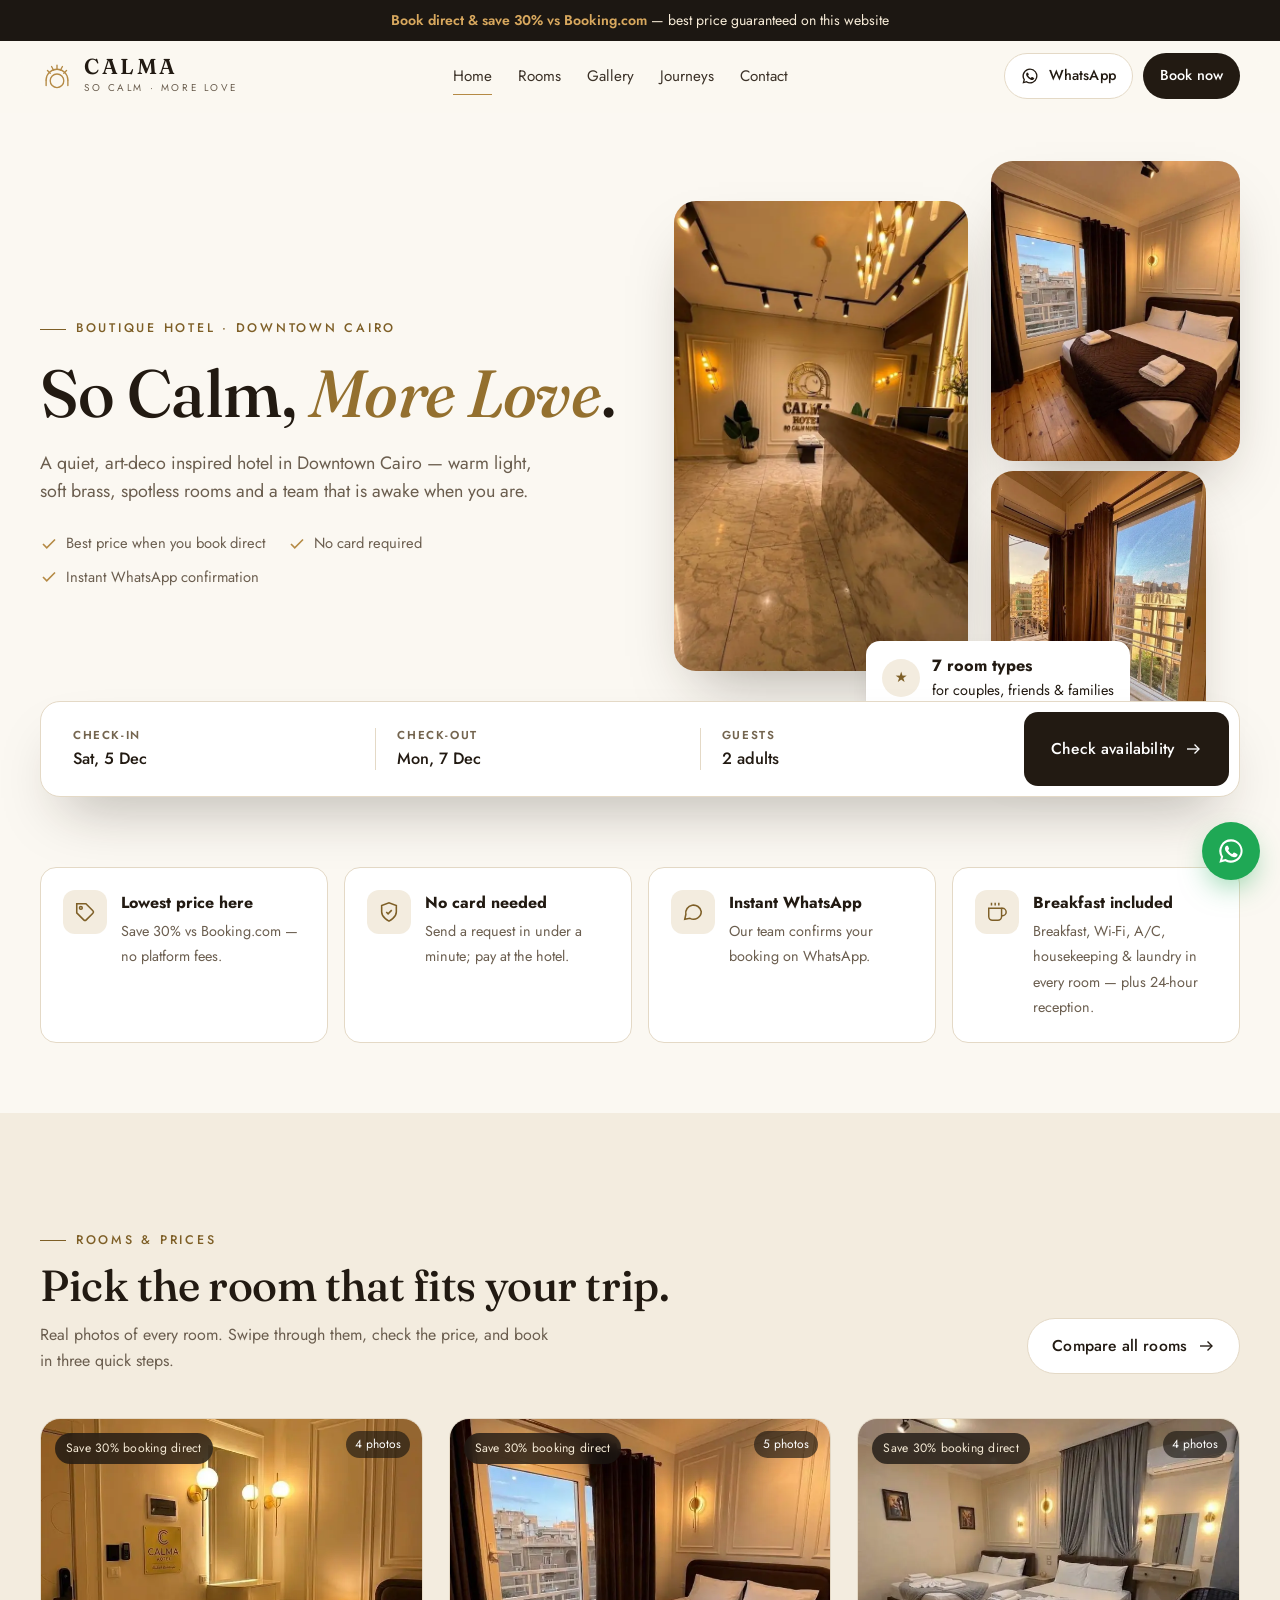
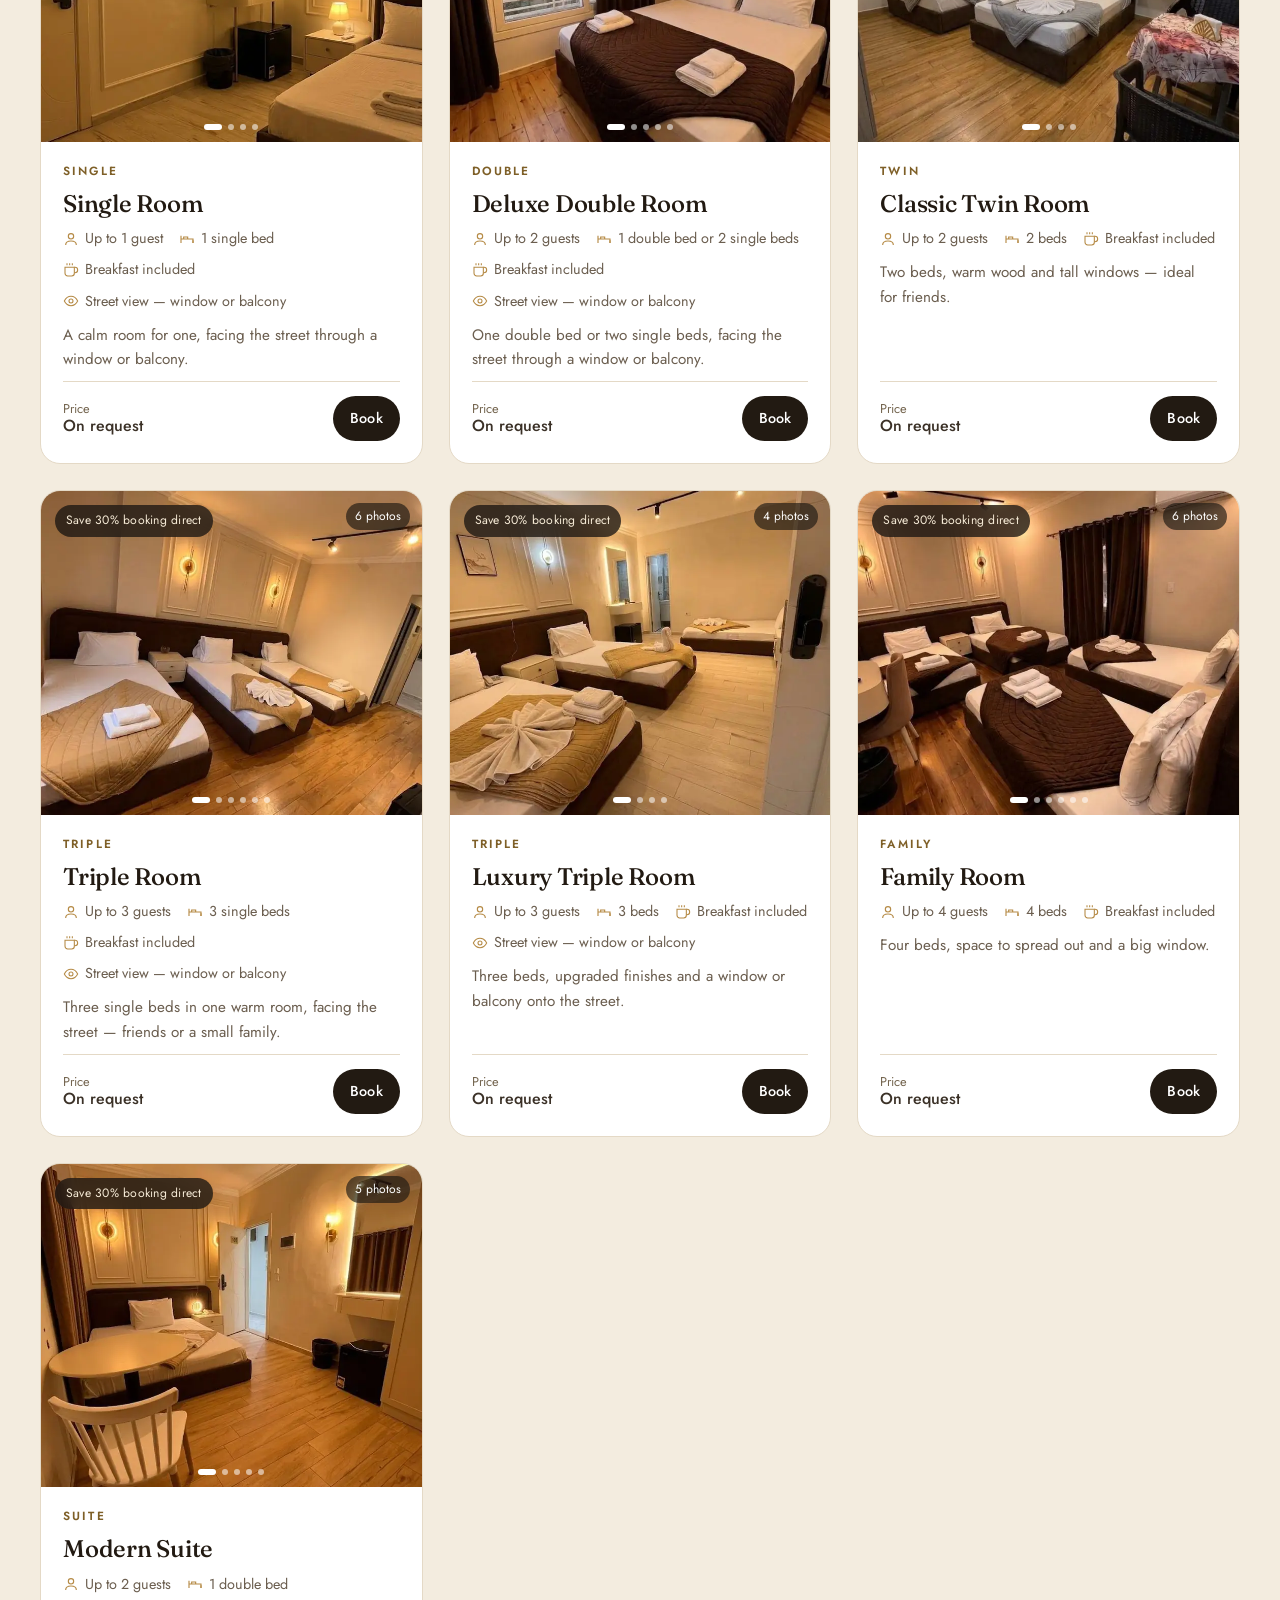
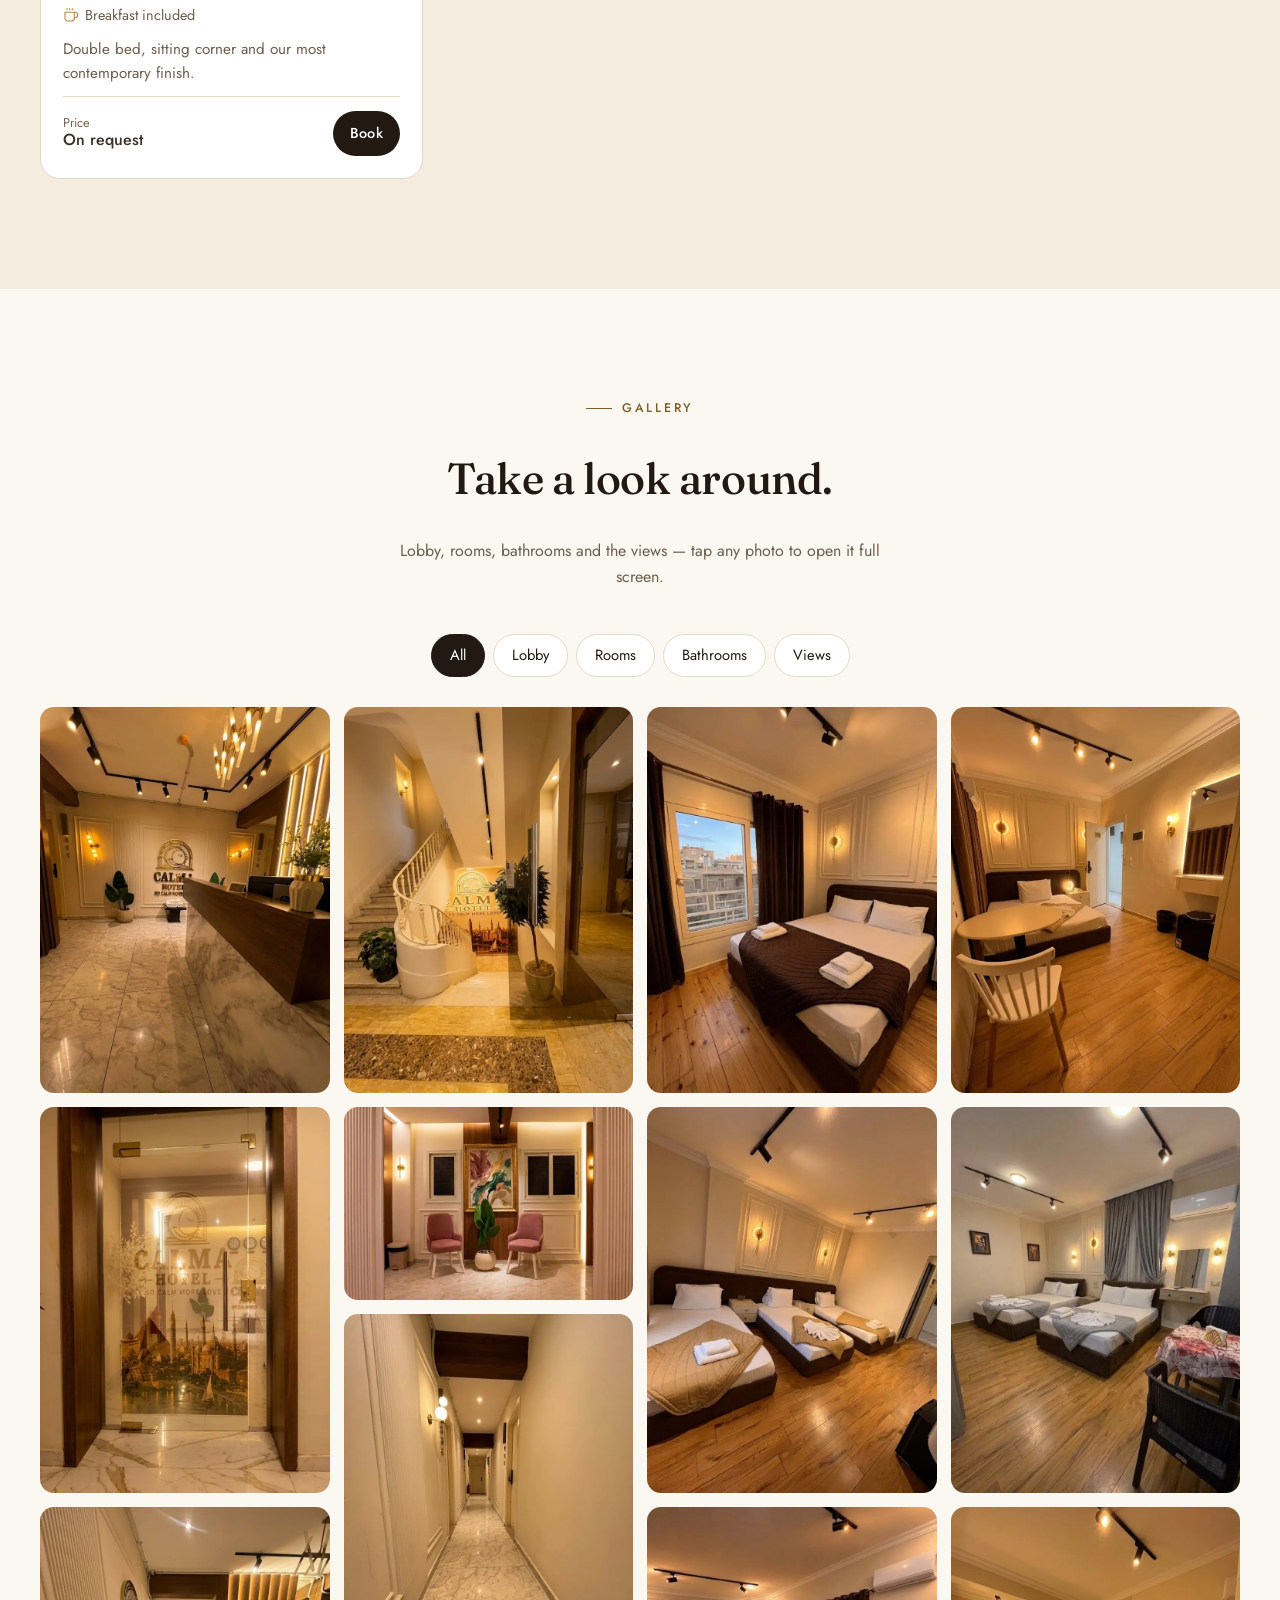
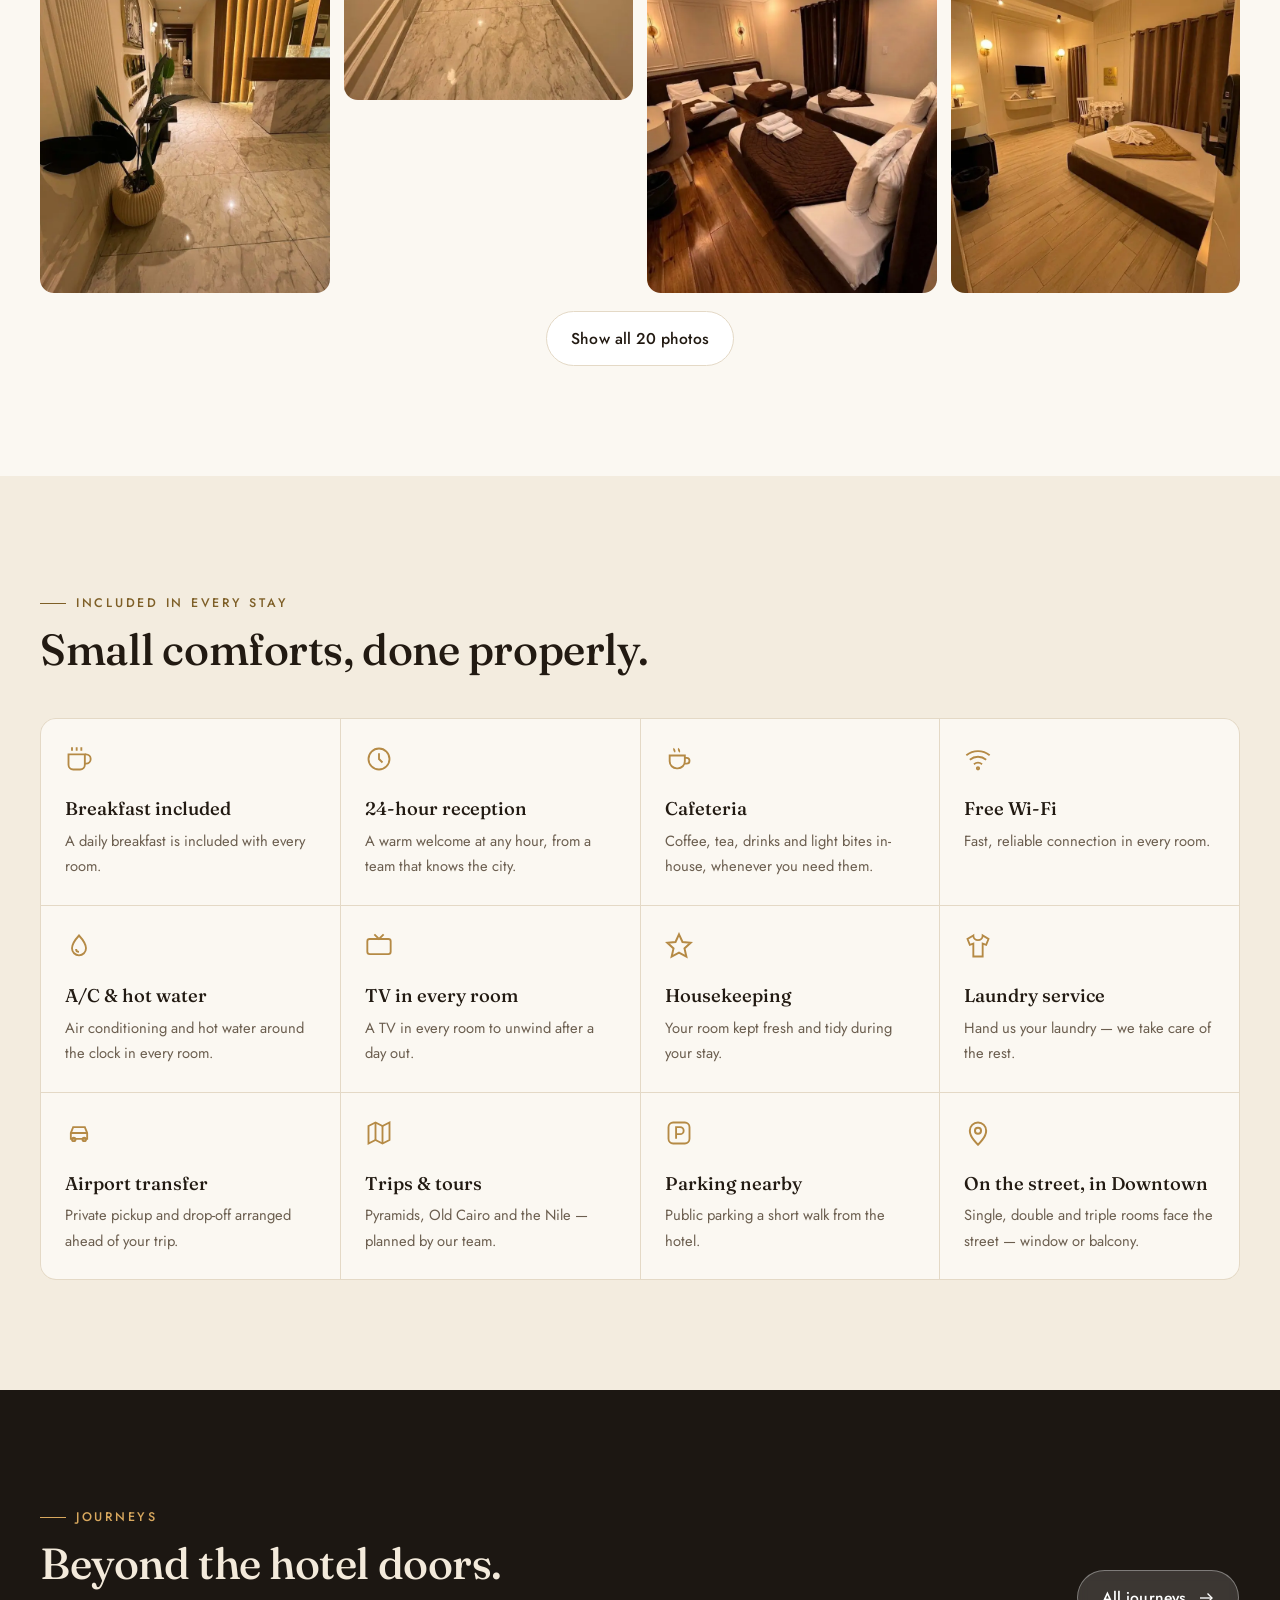
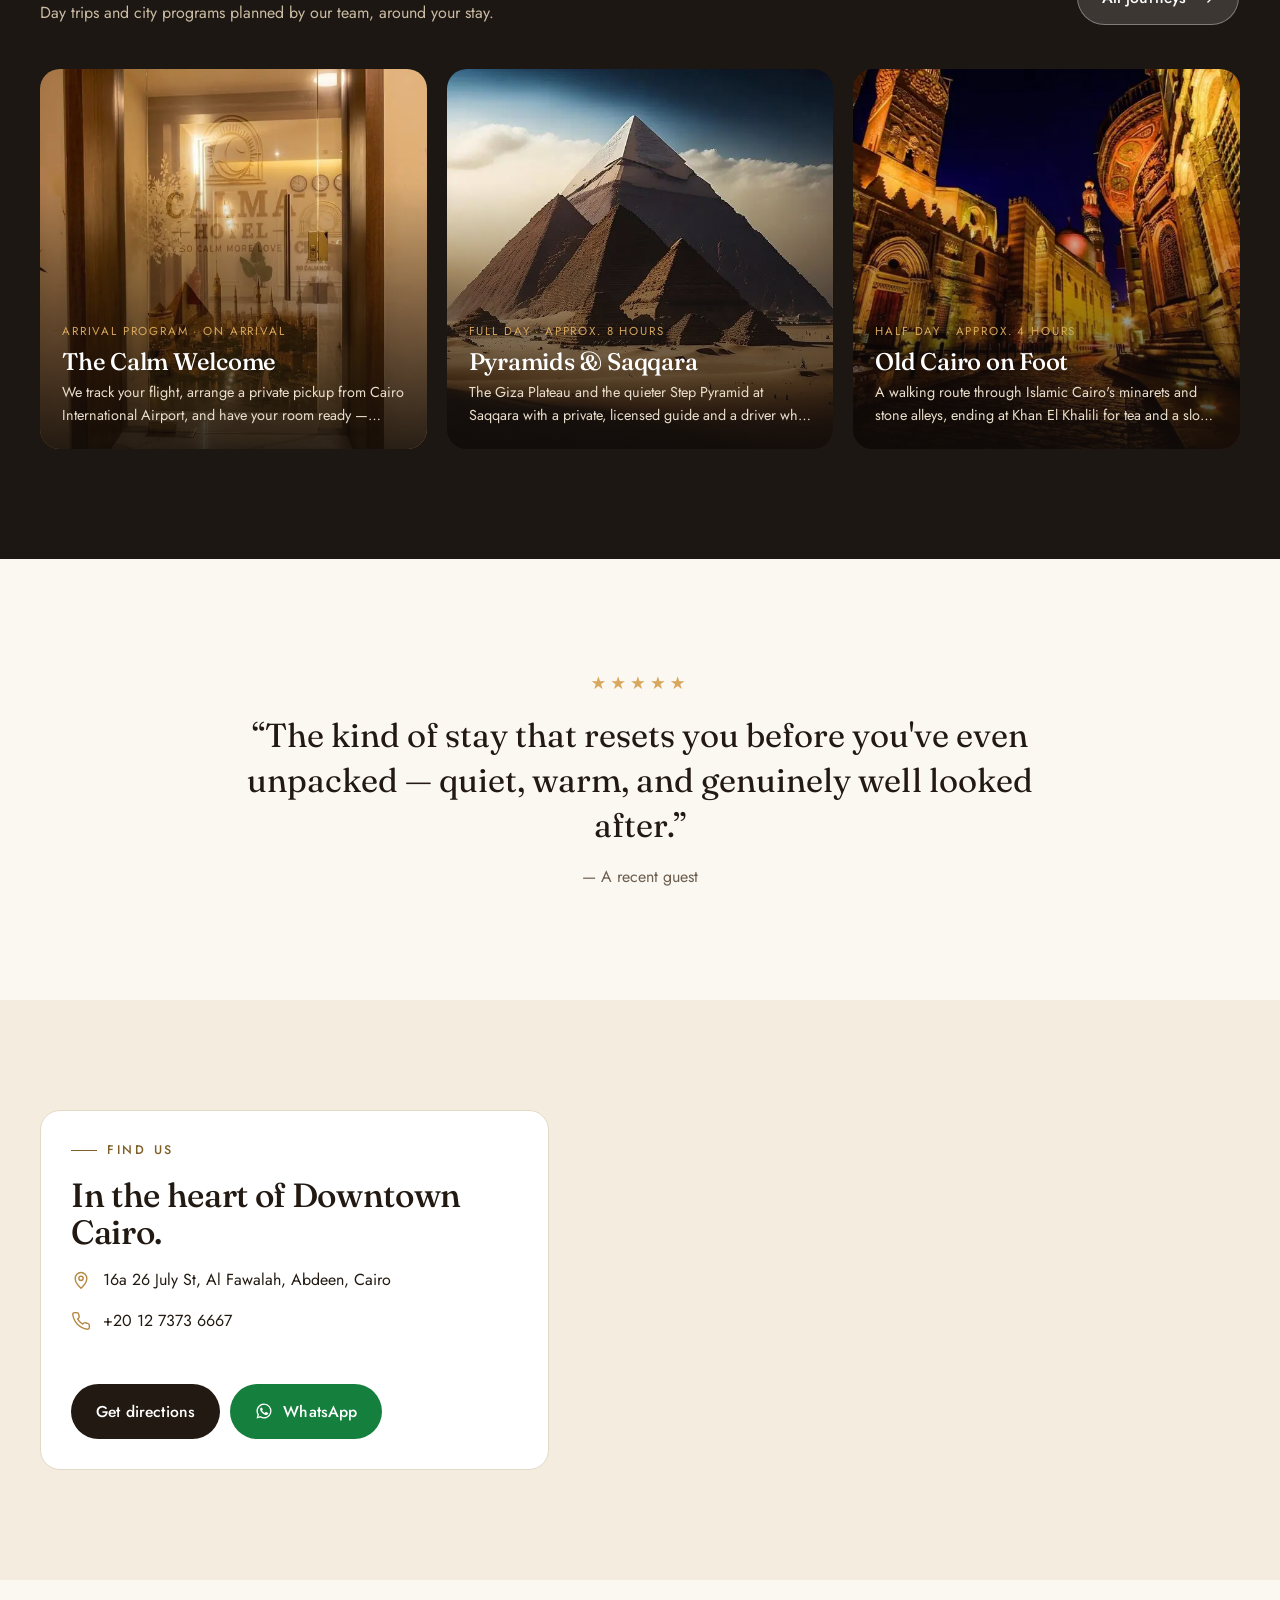
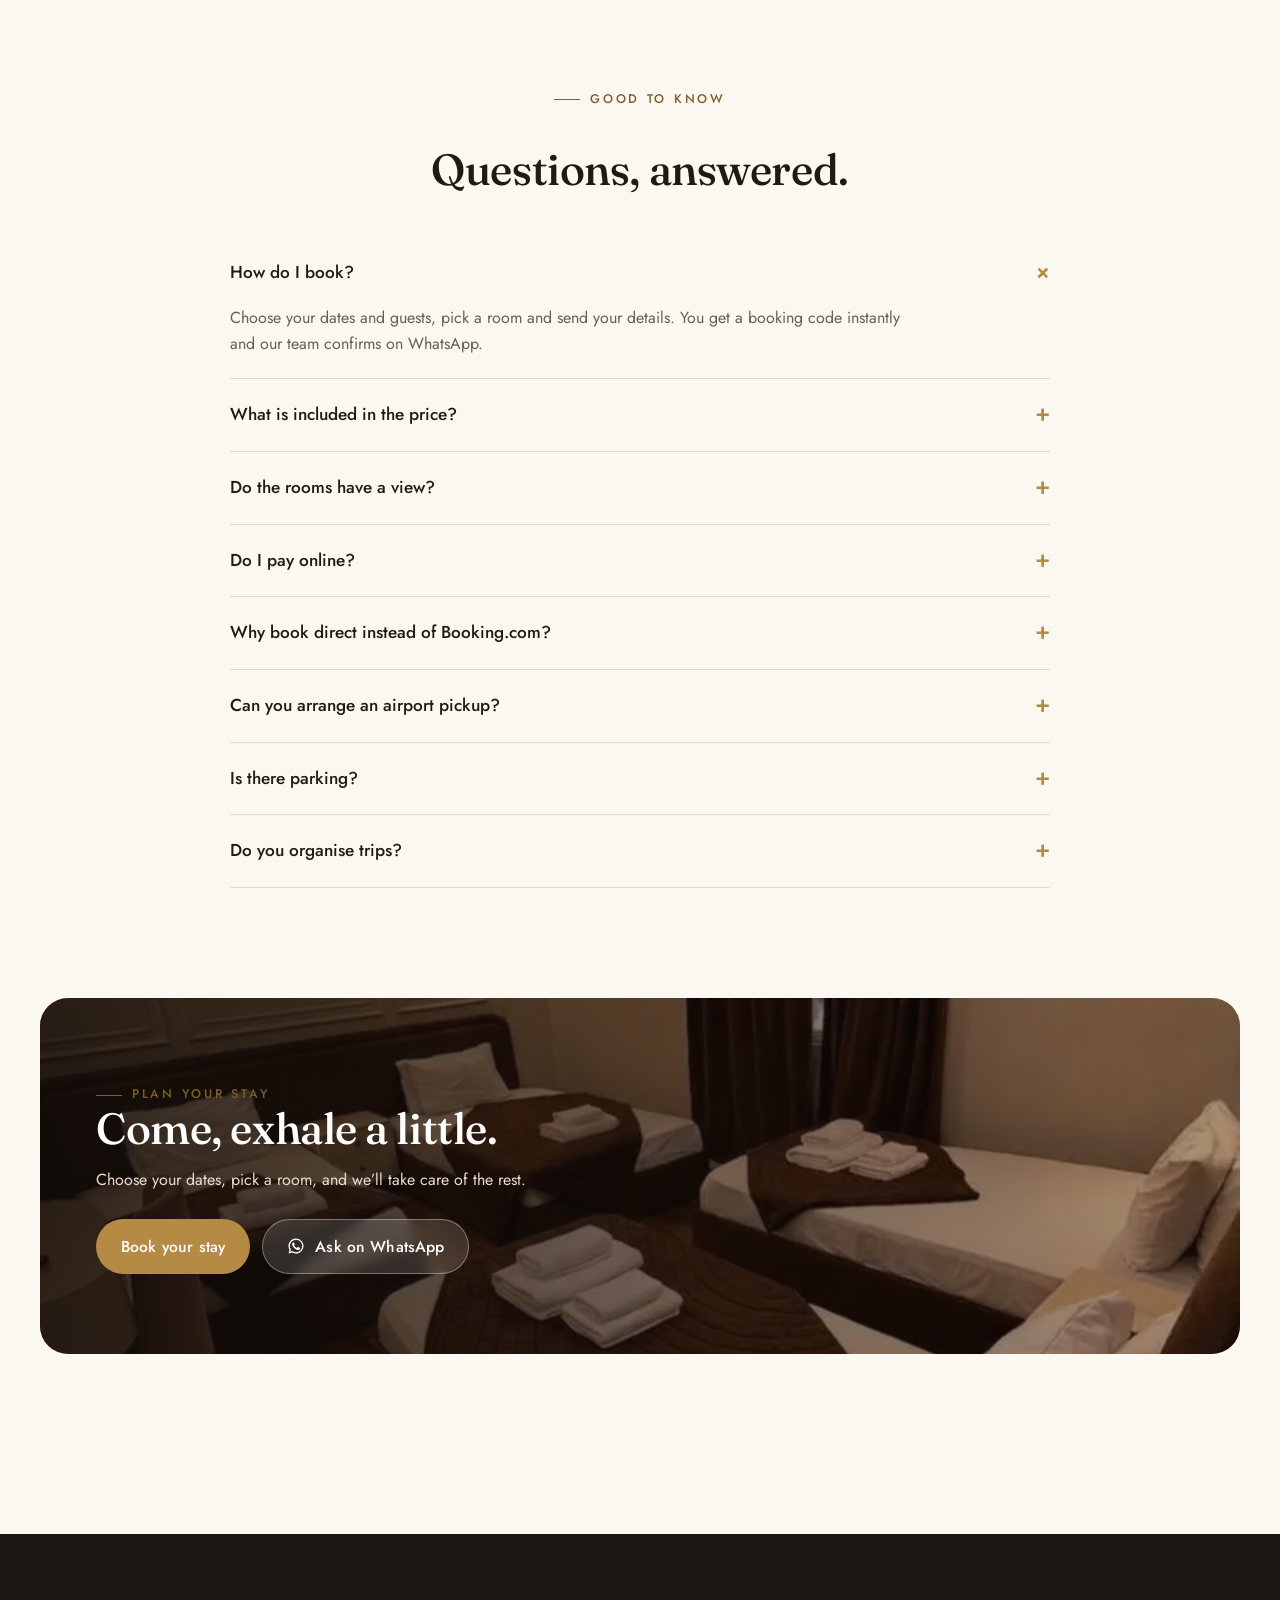
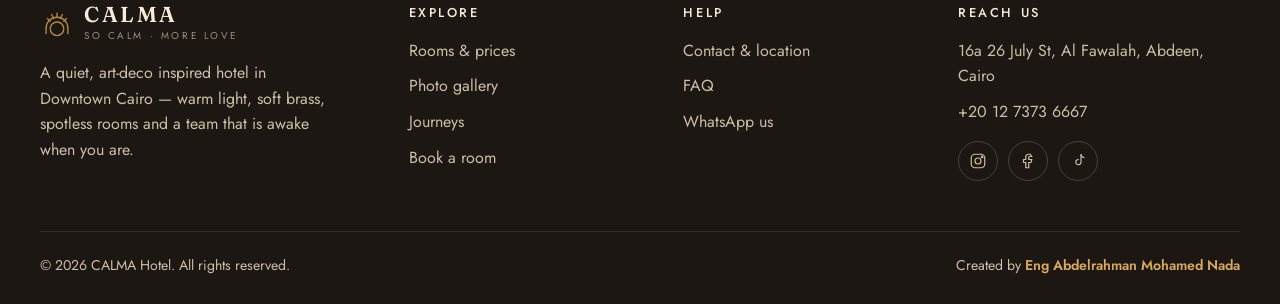
<file: index.html>
<!DOCTYPE html>
<html lang="en">
<head>
<meta charset="UTF-8">
<meta name="viewport" content="width=device-width, initial-scale=1, viewport-fit=cover">
<title>CALMA Hotel — Boutique hotel in Downtown Cairo | Book direct & save</title>
<meta name="description" content="A quiet, art-deco inspired hotel in Downtown Cairo. Real photos, clear prices and a 1-minute booking — book direct and save vs Booking.com.">
<link rel="canonical" href="https://calmacairohotel.com/">
<link rel="icon" type="image/svg+xml" href="/assets/img/logo-mark.svg">
<link rel="icon" type="image/png" sizes="32x32" href="/assets/img/favicon-32.png">
<link rel="apple-touch-icon" sizes="180x180" href="/assets/img/apple-touch-icon.png">
<link rel="manifest" href="/site.webmanifest">
<meta name="theme-color" content="#FBF8F2">
<meta property="og:type" content="website">
<meta property="og:site_name" content="CALMA Hotel">
<meta property="og:title" content="CALMA Hotel — Boutique hotel in Downtown Cairo | Book direct & save">
<meta property="og:description" content="A quiet, art-deco inspired hotel in Downtown Cairo. Real photos, clear prices and a 1-minute booking — book direct and save vs Booking.com.">
<meta property="og:image" content="https://calmacairohotel.com/assets/img/og-image.jpg">
<meta property="og:url" content="https://calmacairohotel.com/">
<meta name="twitter:card" content="summary_large_image">
<link rel="preconnect" href="https://fonts.googleapis.com">
<link rel="preconnect" href="https://fonts.gstatic.com" crossorigin>
<link rel="preconnect" href="https://script.google.com">
<link rel="preconnect" href="https://script.googleusercontent.com">
<link rel="preload" as="style" href="https://fonts.googleapis.com/css2?family=Fraunces:ital,opsz,wght@0,9..144,400;0,9..144,500;0,9..144,600;1,9..144,400;1,9..144,500&amp;family=Jost:wght@400;500;600&amp;display=swap" onload="this.onload=null;this.rel='stylesheet'">
<noscript><link rel="stylesheet" href="https://fonts.googleapis.com/css2?family=Fraunces:ital,opsz,wght@0,9..144,400;0,9..144,500;0,9..144,600;1,9..144,400;1,9..144,500&amp;family=Jost:wght@400;500;600&amp;display=swap"></noscript>
<link rel="stylesheet" href="/assets/css/site.css">
<link rel="preload" as="image" href="/assets/img/h/lobby-reception.webp" fetchpriority="high">
<link rel="preload" href="/data/content.json" as="fetch" crossorigin>
<script type="application/ld+json">
{"@context":"https://schema.org","@type":"Hotel","name":"CALMA Hotel","url":"https://calmacairohotel.com/","logo":"https://calmacairohotel.com/assets/img/icon-512.png","image":"https://calmacairohotel.com/assets/img/og-image.jpg","description":"A quiet, art-deco inspired hotel in Downtown Cairo.","address":{"@type":"PostalAddress","streetAddress":"16a 26 July St, Al Fawalah, Abdeen","addressLocality":"Cairo","addressRegion":"Cairo Governorate","postalCode":"4280180","addressCountry":"EG"},"telephone":"+201273736667","sameAs":["https://www.instagram.com/calma__hotel/","https://web.facebook.com/profile.php?id=61592420100358","https://www.tiktok.com/@calma__hotel","https://www.booking.com/hotel/eg/koko-zbky.html"]}
</script>
</head>
<body data-page="home">
<a class="sr-only" href="#main">Skip to content</a>
<div class="announce"><b>Book direct &amp; save 30% vs Booking.com</b> — best price guaranteed on this website</div>
<header class="nav" id="nav"><div class="wrap"><a class="brand" href="/" aria-label="CALMA Hotel home"><svg viewBox="0 0 100 100" fill="none" stroke="currentColor" stroke-width="4" stroke-linecap="round"><path d="M18 62 A32 32 0 0 1 82 62"></path><circle cx="50" cy="64" r="20"></circle><line x1="50" y1="18" x2="50" y2="30"></line><line x1="34" y1="22" x2="40" y2="33"></line><line x1="66" y1="22" x2="60" y2="33"></line><line x1="22" y1="34" x2="30" y2="42"></line><line x1="78" y1="34" x2="70" y2="42"></line><path d="M18 62 L18 78"></path><path d="M82 62 L82 78"></path></svg><span><b>CALMA</b><small>SO CALM · MORE LOVE</small></span></a><ul class="nav-links"><li><a href="/" class="on">Home</a></li><li><a href="/rooms/">Rooms</a></li><li><a href="/#gallery">Gallery</a></li><li><a href="/offers/">Journeys</a></li><li><a href="/contact/">Contact</a></li></ul><div class="nav-actions"><a class="btn btn-ghost btn-sm hide-m" href="https://wa.me/201273736667?text=Hello%20CALMA%20Hotel%2C%20I%20have%20a%20question." target="_blank" rel="noopener"><svg viewBox="0 0 24 24" fill="currentColor"><path d="M12 2a10 10 0 0 0-8.6 15.1L2 22l5-1.3A10 10 0 1 0 12 2zm0 18.2a8.2 8.2 0 0 1-4.2-1.2l-.3-.2-3 .8.8-2.9-.2-.3A8.2 8.2 0 1 1 12 20.2zm4.5-6.1c-.2-.1-1.5-.7-1.7-.8s-.4-.1-.6.1-.7.8-.8 1-.3.2-.5.1a6.7 6.7 0 0 1-3.3-2.9c-.3-.4.2-.4.7-1.4.1-.2 0-.3 0-.5l-.8-1.8c-.2-.5-.4-.4-.6-.4h-.5a1 1 0 0 0-.7.3 3 3 0 0 0-.9 2.2 5.2 5.2 0 0 0 1.1 2.7 11.8 11.8 0 0 0 4.5 4c1.7.7 2.3.8 3.2.6a2.7 2.7 0 0 0 1.8-1.2 2.2 2.2 0 0 0 .2-1.3c-.1-.1-.3-.2-.5-.3z"></path></svg> WhatsApp</a><a class="btn btn-primary btn-sm" href="/book/">Book now</a><button class="icon-btn menu-btn" aria-label="Open menu" aria-expanded="false"><svg viewBox="0 0 24 24" fill="none" stroke="currentColor" stroke-width="1.7"><line x1="3" y1="7" x2="21" y2="7"></line><line x1="3" y1="12" x2="21" y2="12"></line><line x1="3" y1="17" x2="21" y2="17"></line></svg></button></div></div></header>
<main id="main">
<section class="hero"><div class="wrap hero-grid" data-k="1449:303072729"><div><span class="eyebrow">Boutique hotel · Downtown Cairo</span><h1>So Calm, <em>More Love</em>.</h1><p class="lead">A quiet, art-deco inspired hotel in Downtown Cairo — warm light, soft brass, spotless rooms and a team that is awake when you are.</p><div class="hero-trust"><span><svg viewBox="0 0 24 24" fill="none" stroke="currentColor" stroke-width="2.2"><polyline points="20 6 9 17 4 12"></polyline></svg>Best price when you book direct</span><span><svg viewBox="0 0 24 24" fill="none" stroke="currentColor" stroke-width="2.2"><polyline points="20 6 9 17 4 12"></polyline></svg>No card required</span><span><svg viewBox="0 0 24 24" fill="none" stroke="currentColor" stroke-width="2.2"><polyline points="20 6 9 17 4 12"></polyline></svg>Instant WhatsApp confirmation</span></div></div><div class="collage"><figure class="c1"><img src="/assets/img/h/lobby-reception.webp" width="750" height="1000" sizes="(max-width:1080px) 60vw, 30vw" alt="CALMA Hotel lobby" fetchpriority="high"></figure><figure class="c2"><img src="/assets/img/h/double-1.webp" width="750" height="1000" sizes="(max-width:1080px) 45vw, 22vw" alt="A CALMA guest room" fetchpriority="high"></figure><figure class="c3"><img src="/assets/img/h/balcony-view.webp" width="750" height="1000" sizes="(max-width:1080px) 40vw, 20vw" alt="View from a CALMA room" loading="lazy" decoding="async"></figure><div class="chip"><i>★</i><div><b>7 room types</b><span>for couples, friends &amp; families</span></div></div></div></div><div class="wrap hero-search"><form class="searchbar" action="/book/" autocomplete="off"><div class="sb-field sb-date"><label for="sb-in">Check-in</label><span class="val" data-show="in">Mon 26 Oct</span><input type="date" id="sb-in" name="in" min="2026-10-25" value="2026-10-26" required=""></div><div class="sb-field sb-date"><label for="sb-out">Check-out</label><span class="val" data-show="out">Wed 28 Oct</span><input type="date" id="sb-out" name="out" min="2026-10-27" value="2026-10-28" required=""></div><div class="sb-field" data-guests=""><label>Guests</label><div class="val" tabindex="0" role="button" aria-haspopup="true"><span data-gl="">2 adults</span></div><input type="hidden" name="ad" value="2"><input type="hidden" name="ch" value="0"><div class="guest-pop"><div class="stepper"><div>Adults<small>Age 13+</small></div><div class="ctl"><button type="button" data-k="ad" data-d="-1" aria-label="Fewer adults">−</button><output data-o="ad">2</output><button type="button" data-k="ad" data-d="1" aria-label="More adults">+</button></div></div><div class="stepper"><div>Children<small>Age 0–12</small></div><div class="ctl"><button type="button" data-k="ch" data-d="-1" aria-label="Fewer children">−</button><output data-o="ch">0</output><button type="button" data-k="ch" data-d="1" aria-label="More children">+</button></div></div><button type="button" class="btn btn-primary btn-sm btn-block" data-done="" style="margin-top:10px">Done</button></div></div><button class="btn btn-primary" type="submit">Check availability <svg viewBox="0 0 24 24" fill="none" stroke="currentColor" stroke-width="1.8"><line x1="4" y1="12" x2="20" y2="12"></line><polyline points="14 6 20 12 14 18"></polyline></svg></button></form></div></section><section class="section tight"><div class="wrap"><div class="perks"><div class="perk rv in"><i><svg viewBox="0 0 24 24" fill="none" stroke="currentColor" stroke-width="1.7"><path d="M20.6 13.4 13.4 20.6a2 2 0 0 1-2.8 0L3 13V3h10l7.6 7.6a2 2 0 0 1 0 2.8z"></path><circle cx="7.5" cy="7.5" r="1.5"></circle></svg></i><div><b>Lowest price here</b><span>Save 30% vs Booking.com — no platform fees.</span></div></div><div class="perk rv in"><i><svg viewBox="0 0 24 24" fill="none" stroke="currentColor" stroke-width="1.7"><path d="M12 22s8-4 8-10V5l-8-3-8 3v7c0 6 8 10 8 10z"></path><polyline points="9 12 11 14 15 10"></polyline></svg></i><div><b>No card needed</b><span>Send a request in under a minute; pay at the hotel.</span></div></div><div class="perk rv in"><i><svg viewBox="0 0 24 24" fill="none" stroke="currentColor" stroke-width="1.7"><path d="M21 11.5a8.4 8.4 0 0 1-12.3 7.4L3 20l1.2-5.4A8.5 8.5 0 1 1 21 11.5z"></path></svg></i><div><b>Instant WhatsApp</b><span>Our team confirms your booking on WhatsApp.</span></div></div><div class="perk rv in"><i><svg viewBox="0 0 24 24" fill="none" stroke="currentColor" stroke-width="1.6"><path d="M17 8h1a4 4 0 0 1 0 8h-1"></path><path d="M3 8h14v9a4 4 0 0 1-4 4H7a4 4 0 0 1-4-4z"></path><path d="M6 2v3M10 2v3M14 2v3"></path></svg></i><div><b>Breakfast included</b><span>Breakfast, Wi-Fi, A/C, housekeeping &amp; laundry in every room — plus 24-hour reception.</span></div></div></div></div></section><section class="section on-sand" id="rooms"><div class="wrap"><div class="head rv in"><div><span class="eyebrow">Rooms &amp; prices</span><h2>Pick the room that fits your trip.</h2><p>Real photos of every room. Swipe through them, check the price, and book in three quick steps.</p></div><a class="btn btn-ghost" href="/rooms/">Compare all rooms <svg viewBox="0 0 24 24" fill="none" stroke="currentColor" stroke-width="1.8"><line x1="4" y1="12" x2="20" y2="12"></line><polyline points="14 6 20 12 14 18"></polyline></svg></a></div><div class="rooms-grid"><article class="room rv in"><div class="carousel" id="cr3k20b" data-imgs="[&quot;/assets/img/h/single-1.webp&quot;,&quot;/assets/img/h/room-door.webp&quot;,&quot;/assets/img/h/bath-2.webp&quot;,&quot;/assets/img/h/corridor.webp&quot;]" data-alt="Single Room"><span class="badge">Save 30% booking direct</span><div class="track"><img src="/assets/img/h/single-1.webp" width="750" height="1000" sizes="(max-width:620px) 92vw, 33vw" alt="Single Room — photo 1" loading="lazy" decoding="async"><img src="/assets/img/h/room-door.webp" width="750" height="1000" sizes="(max-width:620px) 92vw, 33vw" alt="Single Room — photo 2" loading="lazy" decoding="async"><img src="/assets/img/h/bath-2.webp" width="750" height="1000" sizes="(max-width:620px) 92vw, 33vw" alt="Single Room — photo 3" loading="lazy" decoding="async"><img src="/assets/img/h/corridor.webp" width="750" height="1000" sizes="(max-width:620px) 92vw, 33vw" alt="Single Room — photo 4" loading="lazy" decoding="async"></div><button class="nav-arrow prev" aria-label="Previous photo"><svg viewBox="0 0 24 24" fill="none" stroke="currentColor" stroke-width="2"><polyline points="15 18 9 12 15 6"></polyline></svg></button><button class="nav-arrow next" aria-label="Next photo"><svg viewBox="0 0 24 24" fill="none" stroke="currentColor" stroke-width="2"><polyline points="9 18 15 12 9 6"></polyline></svg></button><div class="dots"><i class="on"></i><i></i><i></i><i></i></div><span class="count">4 photos</span></div><div class="body"><span class="cat">Single</span><h3>Single Room</h3><div class="facts"><span><svg viewBox="0 0 24 24" fill="none" stroke="currentColor" stroke-width="1.7"><circle cx="12" cy="8" r="4"></circle><path d="M4 21c0-4 4-6 8-6s8 2 8 6"></path></svg>Up to 1 guest</span><span><svg viewBox="0 0 24 24" fill="none" stroke="currentColor" stroke-width="1.7"><path d="M3 18V7"></path><path d="M3 12h18v6"></path><path d="M21 18v-4"></path><path d="M7 12V9h6v3"></path></svg>1 single bed</span><span><svg viewBox="0 0 24 24" fill="none" stroke="currentColor" stroke-width="1.6"><path d="M17 8h1a4 4 0 0 1 0 8h-1"></path><path d="M3 8h14v9a4 4 0 0 1-4 4H7a4 4 0 0 1-4-4z"></path><path d="M6 2v3M10 2v3M14 2v3"></path></svg>Breakfast included</span><span><svg viewBox="0 0 24 24" fill="none" stroke="currentColor" stroke-width="1.6"><path d="M2 12s3.6-7 10-7 10 7 10 7-3.6 7-10 7S2 12 2 12z"></path><circle cx="12" cy="12" r="3"></circle></svg>Street view — window or balcony</span></div><p class="short">A calm room for one, facing the street through a window or balcony.</p><div class="foot"><div class="price"><small>Price</small><span class="ask">On request</span></div><a class="btn btn-primary btn-sm" href="/book/?room=single">Book</a></div></div></article><article class="room rv in"><div class="carousel" id="cafs3nq" data-imgs="[&quot;/assets/img/h/double-1.webp&quot;,&quot;/assets/img/h/double-2.webp&quot;,&quot;/assets/img/h/double-3.webp&quot;,&quot;/assets/img/h/double-4.webp&quot;,&quot;/assets/img/h/bath-1.webp&quot;]" data-alt="Deluxe Double Room"><span class="badge">Save 30% booking direct</span><div class="track"><img src="/assets/img/h/double-1.webp" width="750" height="1000" sizes="(max-width:620px) 92vw, 33vw" alt="Deluxe Double Room — photo 1" loading="lazy" decoding="async"><img src="/assets/img/h/double-2.webp" width="750" height="1000" sizes="(max-width:620px) 92vw, 33vw" alt="Deluxe Double Room — photo 2" loading="lazy" decoding="async"><img src="/assets/img/h/double-3.webp" width="750" height="1000" sizes="(max-width:620px) 92vw, 33vw" alt="Deluxe Double Room — photo 3" loading="lazy" decoding="async"><img src="/assets/img/h/double-4.webp" width="750" height="1000" sizes="(max-width:620px) 92vw, 33vw" alt="Deluxe Double Room — photo 4" loading="lazy" decoding="async"><img src="/assets/img/h/bath-1.webp" width="750" height="1000" sizes="(max-width:620px) 92vw, 33vw" alt="Deluxe Double Room — photo 5" loading="lazy" decoding="async"></div><button class="nav-arrow prev" aria-label="Previous photo"><svg viewBox="0 0 24 24" fill="none" stroke="currentColor" stroke-width="2"><polyline points="15 18 9 12 15 6"></polyline></svg></button><button class="nav-arrow next" aria-label="Next photo"><svg viewBox="0 0 24 24" fill="none" stroke="currentColor" stroke-width="2"><polyline points="9 18 15 12 9 6"></polyline></svg></button><div class="dots"><i class="on"></i><i></i><i></i><i></i><i></i></div><span class="count">5 photos</span></div><div class="body"><span class="cat">Double</span><h3>Deluxe Double Room</h3><div class="facts"><span><svg viewBox="0 0 24 24" fill="none" stroke="currentColor" stroke-width="1.7"><circle cx="12" cy="8" r="4"></circle><path d="M4 21c0-4 4-6 8-6s8 2 8 6"></path></svg>Up to 2 guests</span><span><svg viewBox="0 0 24 24" fill="none" stroke="currentColor" stroke-width="1.7"><path d="M3 18V7"></path><path d="M3 12h18v6"></path><path d="M21 18v-4"></path><path d="M7 12V9h6v3"></path></svg>1 double bed or 2 single beds</span><span><svg viewBox="0 0 24 24" fill="none" stroke="currentColor" stroke-width="1.6"><path d="M17 8h1a4 4 0 0 1 0 8h-1"></path><path d="M3 8h14v9a4 4 0 0 1-4 4H7a4 4 0 0 1-4-4z"></path><path d="M6 2v3M10 2v3M14 2v3"></path></svg>Breakfast included</span><span><svg viewBox="0 0 24 24" fill="none" stroke="currentColor" stroke-width="1.6"><path d="M2 12s3.6-7 10-7 10 7 10 7-3.6 7-10 7S2 12 2 12z"></path><circle cx="12" cy="12" r="3"></circle></svg>Street view — window or balcony</span></div><p class="short">One double bed or two single beds, facing the street through a window or balcony.</p><div class="foot"><div class="price"><small>Price</small><span class="ask">On request</span></div><a class="btn btn-primary btn-sm" href="/book/?room=deluxe-double">Book</a></div></div></article><article class="room rv in"><div class="carousel" id="cy2kila" data-imgs="[&quot;/assets/img/h/twin-1.webp&quot;,&quot;/assets/img/h/twin-2.webp&quot;,&quot;/assets/img/h/balcony-door-2.webp&quot;,&quot;/assets/img/h/bath-2.webp&quot;]" data-alt="Classic Twin Room"><span class="badge">Save 30% booking direct</span><div class="track"><img src="/assets/img/h/twin-1.webp" width="750" height="1000" sizes="(max-width:620px) 92vw, 33vw" alt="Classic Twin Room — photo 1" loading="lazy" decoding="async"><img src="/assets/img/h/twin-2.webp" width="750" height="1000" sizes="(max-width:620px) 92vw, 33vw" alt="Classic Twin Room — photo 2" loading="lazy" decoding="async"><img src="/assets/img/h/balcony-door-2.webp" width="750" height="1000" sizes="(max-width:620px) 92vw, 33vw" alt="Classic Twin Room — photo 3" loading="lazy" decoding="async"><img src="/assets/img/h/bath-2.webp" width="750" height="1000" sizes="(max-width:620px) 92vw, 33vw" alt="Classic Twin Room — photo 4" loading="lazy" decoding="async"></div><button class="nav-arrow prev" aria-label="Previous photo"><svg viewBox="0 0 24 24" fill="none" stroke="currentColor" stroke-width="2"><polyline points="15 18 9 12 15 6"></polyline></svg></button><button class="nav-arrow next" aria-label="Next photo"><svg viewBox="0 0 24 24" fill="none" stroke="currentColor" stroke-width="2"><polyline points="9 18 15 12 9 6"></polyline></svg></button><div class="dots"><i class="on"></i><i></i><i></i><i></i></div><span class="count">4 photos</span></div><div class="body"><span class="cat">Twin</span><h3>Classic Twin Room</h3><div class="facts"><span><svg viewBox="0 0 24 24" fill="none" stroke="currentColor" stroke-width="1.7"><circle cx="12" cy="8" r="4"></circle><path d="M4 21c0-4 4-6 8-6s8 2 8 6"></path></svg>Up to 2 guests</span><span><svg viewBox="0 0 24 24" fill="none" stroke="currentColor" stroke-width="1.7"><path d="M3 18V7"></path><path d="M3 12h18v6"></path><path d="M21 18v-4"></path><path d="M7 12V9h6v3"></path></svg>2 beds</span><span><svg viewBox="0 0 24 24" fill="none" stroke="currentColor" stroke-width="1.6"><path d="M17 8h1a4 4 0 0 1 0 8h-1"></path><path d="M3 8h14v9a4 4 0 0 1-4 4H7a4 4 0 0 1-4-4z"></path><path d="M6 2v3M10 2v3M14 2v3"></path></svg>Breakfast included</span></div><p class="short">Two beds, warm wood and tall windows — ideal for friends.</p><div class="foot"><div class="price"><small>Price</small><span class="ask">On request</span></div><a class="btn btn-primary btn-sm" href="/book/?room=classic-twin">Book</a></div></div></article><article class="room rv in"><div class="carousel" id="ckj4dos" data-imgs="[&quot;/assets/img/h/triple-1.webp&quot;,&quot;/assets/img/h/triple-2.webp&quot;,&quot;/assets/img/h/triple-3.webp&quot;,&quot;/assets/img/h/triple-4.webp&quot;,&quot;/assets/img/h/triple-5.webp&quot;,&quot;/assets/img/h/shower.webp&quot;]" data-alt="Triple Room"><span class="badge">Save 30% booking direct</span><div class="track"><img src="/assets/img/h/triple-1.webp" width="750" height="1000" sizes="(max-width:620px) 92vw, 33vw" alt="Triple Room — photo 1" loading="lazy" decoding="async"><img src="/assets/img/h/triple-2.webp" width="750" height="1000" sizes="(max-width:620px) 92vw, 33vw" alt="Triple Room — photo 2" loading="lazy" decoding="async"><img src="/assets/img/h/triple-3.webp" width="750" height="1000" sizes="(max-width:620px) 92vw, 33vw" alt="Triple Room — photo 3" loading="lazy" decoding="async"><img src="/assets/img/h/triple-4.webp" width="750" height="1000" sizes="(max-width:620px) 92vw, 33vw" alt="Triple Room — photo 4" loading="lazy" decoding="async"><img src="/assets/img/h/triple-5.webp" width="750" height="1000" sizes="(max-width:620px) 92vw, 33vw" alt="Triple Room — photo 5" loading="lazy" decoding="async"><img src="/assets/img/h/shower.webp" width="750" height="1000" sizes="(max-width:620px) 92vw, 33vw" alt="Triple Room — photo 6" loading="lazy" decoding="async"></div><button class="nav-arrow prev" aria-label="Previous photo"><svg viewBox="0 0 24 24" fill="none" stroke="currentColor" stroke-width="2"><polyline points="15 18 9 12 15 6"></polyline></svg></button><button class="nav-arrow next" aria-label="Next photo"><svg viewBox="0 0 24 24" fill="none" stroke="currentColor" stroke-width="2"><polyline points="9 18 15 12 9 6"></polyline></svg></button><div class="dots"><i class="on"></i><i></i><i></i><i></i><i></i><i></i></div><span class="count">6 photos</span></div><div class="body"><span class="cat">Triple</span><h3>Triple Room</h3><div class="facts"><span><svg viewBox="0 0 24 24" fill="none" stroke="currentColor" stroke-width="1.7"><circle cx="12" cy="8" r="4"></circle><path d="M4 21c0-4 4-6 8-6s8 2 8 6"></path></svg>Up to 3 guests</span><span><svg viewBox="0 0 24 24" fill="none" stroke="currentColor" stroke-width="1.7"><path d="M3 18V7"></path><path d="M3 12h18v6"></path><path d="M21 18v-4"></path><path d="M7 12V9h6v3"></path></svg>3 single beds</span><span><svg viewBox="0 0 24 24" fill="none" stroke="currentColor" stroke-width="1.6"><path d="M17 8h1a4 4 0 0 1 0 8h-1"></path><path d="M3 8h14v9a4 4 0 0 1-4 4H7a4 4 0 0 1-4-4z"></path><path d="M6 2v3M10 2v3M14 2v3"></path></svg>Breakfast included</span><span><svg viewBox="0 0 24 24" fill="none" stroke="currentColor" stroke-width="1.6"><path d="M2 12s3.6-7 10-7 10 7 10 7-3.6 7-10 7S2 12 2 12z"></path><circle cx="12" cy="12" r="3"></circle></svg>Street view — window or balcony</span></div><p class="short">Three single beds in one warm room, facing the street — friends or a small family.</p><div class="foot"><div class="price"><small>Price</small><span class="ask">On request</span></div><a class="btn btn-primary btn-sm" href="/book/?room=triple">Book</a></div></div></article><article class="room rv in"><div class="carousel" id="cc61g2b" data-imgs="[&quot;/assets/img/h/triple-4.webp&quot;,&quot;/assets/img/h/triple-5.webp&quot;,&quot;/assets/img/h/triple-3.webp&quot;,&quot;/assets/img/h/bath-modern.webp&quot;]" data-alt="Luxury Triple Room"><span class="badge">Save 30% booking direct</span><div class="track"><img src="/assets/img/h/triple-4.webp" width="750" height="1000" sizes="(max-width:620px) 92vw, 33vw" alt="Luxury Triple Room — photo 1" loading="lazy" decoding="async"><img src="/assets/img/h/triple-5.webp" width="750" height="1000" sizes="(max-width:620px) 92vw, 33vw" alt="Luxury Triple Room — photo 2" loading="lazy" decoding="async"><img src="/assets/img/h/triple-3.webp" width="750" height="1000" sizes="(max-width:620px) 92vw, 33vw" alt="Luxury Triple Room — photo 3" loading="lazy" decoding="async"><img src="/assets/img/h/bath-modern.webp" width="750" height="1000" sizes="(max-width:620px) 92vw, 33vw" alt="Luxury Triple Room — photo 4" loading="lazy" decoding="async"></div><button class="nav-arrow prev" aria-label="Previous photo"><svg viewBox="0 0 24 24" fill="none" stroke="currentColor" stroke-width="2"><polyline points="15 18 9 12 15 6"></polyline></svg></button><button class="nav-arrow next" aria-label="Next photo"><svg viewBox="0 0 24 24" fill="none" stroke="currentColor" stroke-width="2"><polyline points="9 18 15 12 9 6"></polyline></svg></button><div class="dots"><i class="on"></i><i></i><i></i><i></i></div><span class="count">4 photos</span></div><div class="body"><span class="cat">Triple</span><h3>Luxury Triple Room</h3><div class="facts"><span><svg viewBox="0 0 24 24" fill="none" stroke="currentColor" stroke-width="1.7"><circle cx="12" cy="8" r="4"></circle><path d="M4 21c0-4 4-6 8-6s8 2 8 6"></path></svg>Up to 3 guests</span><span><svg viewBox="0 0 24 24" fill="none" stroke="currentColor" stroke-width="1.7"><path d="M3 18V7"></path><path d="M3 12h18v6"></path><path d="M21 18v-4"></path><path d="M7 12V9h6v3"></path></svg>3 beds</span><span><svg viewBox="0 0 24 24" fill="none" stroke="currentColor" stroke-width="1.6"><path d="M17 8h1a4 4 0 0 1 0 8h-1"></path><path d="M3 8h14v9a4 4 0 0 1-4 4H7a4 4 0 0 1-4-4z"></path><path d="M6 2v3M10 2v3M14 2v3"></path></svg>Breakfast included</span><span><svg viewBox="0 0 24 24" fill="none" stroke="currentColor" stroke-width="1.6"><path d="M2 12s3.6-7 10-7 10 7 10 7-3.6 7-10 7S2 12 2 12z"></path><circle cx="12" cy="12" r="3"></circle></svg>Street view — window or balcony</span></div><p class="short">Three beds, upgraded finishes and a window or balcony onto the street.</p><div class="foot"><div class="price"><small>Price</small><span class="ask">On request</span></div><a class="btn btn-primary btn-sm" href="/book/?room=luxury-triple">Book</a></div></div></article><article class="room rv in"><div class="carousel" id="c8gqfwt" data-imgs="[&quot;/assets/img/h/family-1.webp&quot;,&quot;/assets/img/h/family-2.webp&quot;,&quot;/assets/img/h/family-3.webp&quot;,&quot;/assets/img/h/family-4.webp&quot;,&quot;/assets/img/h/family-5.webp&quot;,&quot;/assets/img/h/bath-modern.webp&quot;]" data-alt="Family Room"><span class="badge">Save 30% booking direct</span><div class="track"><img src="/assets/img/h/family-1.webp" width="750" height="1000" sizes="(max-width:620px) 92vw, 33vw" alt="Family Room — photo 1" loading="lazy" decoding="async"><img src="/assets/img/h/family-2.webp" width="750" height="1000" sizes="(max-width:620px) 92vw, 33vw" alt="Family Room — photo 2" loading="lazy" decoding="async"><img src="/assets/img/h/family-3.webp" width="750" height="1000" sizes="(max-width:620px) 92vw, 33vw" alt="Family Room — photo 3" loading="lazy" decoding="async"><img src="/assets/img/h/family-4.webp" width="750" height="1000" sizes="(max-width:620px) 92vw, 33vw" alt="Family Room — photo 4" loading="lazy" decoding="async"><img src="/assets/img/h/family-5.webp" width="750" height="1000" sizes="(max-width:620px) 92vw, 33vw" alt="Family Room — photo 5" loading="lazy" decoding="async"><img src="/assets/img/h/bath-modern.webp" width="750" height="1000" sizes="(max-width:620px) 92vw, 33vw" alt="Family Room — photo 6" loading="lazy" decoding="async"></div><button class="nav-arrow prev" aria-label="Previous photo"><svg viewBox="0 0 24 24" fill="none" stroke="currentColor" stroke-width="2"><polyline points="15 18 9 12 15 6"></polyline></svg></button><button class="nav-arrow next" aria-label="Next photo"><svg viewBox="0 0 24 24" fill="none" stroke="currentColor" stroke-width="2"><polyline points="9 18 15 12 9 6"></polyline></svg></button><div class="dots"><i class="on"></i><i></i><i></i><i></i><i></i><i></i></div><span class="count">6 photos</span></div><div class="body"><span class="cat">Family</span><h3>Family Room</h3><div class="facts"><span><svg viewBox="0 0 24 24" fill="none" stroke="currentColor" stroke-width="1.7"><circle cx="12" cy="8" r="4"></circle><path d="M4 21c0-4 4-6 8-6s8 2 8 6"></path></svg>Up to 4 guests</span><span><svg viewBox="0 0 24 24" fill="none" stroke="currentColor" stroke-width="1.7"><path d="M3 18V7"></path><path d="M3 12h18v6"></path><path d="M21 18v-4"></path><path d="M7 12V9h6v3"></path></svg>4 beds</span><span><svg viewBox="0 0 24 24" fill="none" stroke="currentColor" stroke-width="1.6"><path d="M17 8h1a4 4 0 0 1 0 8h-1"></path><path d="M3 8h14v9a4 4 0 0 1-4 4H7a4 4 0 0 1-4-4z"></path><path d="M6 2v3M10 2v3M14 2v3"></path></svg>Breakfast included</span></div><p class="short">Four beds, space to spread out and a big window.</p><div class="foot"><div class="price"><small>Price</small><span class="ask">On request</span></div><a class="btn btn-primary btn-sm" href="/book/?room=family">Book</a></div></div></article><article class="room rv in"><div class="carousel" id="cjz2bpn" data-imgs="[&quot;/assets/img/h/suite-1.webp&quot;,&quot;/assets/img/h/suite-2.webp&quot;,&quot;/assets/img/h/suite-3.webp&quot;,&quot;/assets/img/h/room-wardrobe.webp&quot;,&quot;/assets/img/h/bath-modern.webp&quot;]" data-alt="Modern Suite"><span class="badge">Save 30% booking direct</span><div class="track"><img src="/assets/img/h/suite-1.webp" width="750" height="1000" sizes="(max-width:620px) 92vw, 33vw" alt="Modern Suite — photo 1" loading="lazy" decoding="async"><img src="/assets/img/h/suite-2.webp" width="750" height="1000" sizes="(max-width:620px) 92vw, 33vw" alt="Modern Suite — photo 2" loading="lazy" decoding="async"><img src="/assets/img/h/suite-3.webp" width="750" height="1000" sizes="(max-width:620px) 92vw, 33vw" alt="Modern Suite — photo 3" loading="lazy" decoding="async"><img src="/assets/img/h/room-wardrobe.webp" width="750" height="1000" sizes="(max-width:620px) 92vw, 33vw" alt="Modern Suite — photo 4" loading="lazy" decoding="async"><img src="/assets/img/h/bath-modern.webp" width="750" height="1000" sizes="(max-width:620px) 92vw, 33vw" alt="Modern Suite — photo 5" loading="lazy" decoding="async"></div><button class="nav-arrow prev" aria-label="Previous photo"><svg viewBox="0 0 24 24" fill="none" stroke="currentColor" stroke-width="2"><polyline points="15 18 9 12 15 6"></polyline></svg></button><button class="nav-arrow next" aria-label="Next photo"><svg viewBox="0 0 24 24" fill="none" stroke="currentColor" stroke-width="2"><polyline points="9 18 15 12 9 6"></polyline></svg></button><div class="dots"><i class="on"></i><i></i><i></i><i></i><i></i></div><span class="count">5 photos</span></div><div class="body"><span class="cat">Suite</span><h3>Modern Suite</h3><div class="facts"><span><svg viewBox="0 0 24 24" fill="none" stroke="currentColor" stroke-width="1.7"><circle cx="12" cy="8" r="4"></circle><path d="M4 21c0-4 4-6 8-6s8 2 8 6"></path></svg>Up to 2 guests</span><span><svg viewBox="0 0 24 24" fill="none" stroke="currentColor" stroke-width="1.7"><path d="M3 18V7"></path><path d="M3 12h18v6"></path><path d="M21 18v-4"></path><path d="M7 12V9h6v3"></path></svg>1 double bed</span><span><svg viewBox="0 0 24 24" fill="none" stroke="currentColor" stroke-width="1.6"><path d="M17 8h1a4 4 0 0 1 0 8h-1"></path><path d="M3 8h14v9a4 4 0 0 1-4 4H7a4 4 0 0 1-4-4z"></path><path d="M6 2v3M10 2v3M14 2v3"></path></svg>Breakfast included</span></div><p class="short">Double bed, sitting corner and our most contemporary finish.</p><div class="foot"><div class="price"><small>Price</small><span class="ask">On request</span></div><a class="btn btn-primary btn-sm" href="/book/?room=modern-suite">Book</a></div></div></article></div></div></section><section class="section" id="gallery"><div class="wrap"><div class="head center rv in"><span class="eyebrow">Gallery</span><h2>Take a look around.</h2><p>Lobby, rooms, bathrooms and the views — tap any photo to open it full screen.</p></div><div class="tabs" role="tablist"><button class="tab on" role="tab" aria-selected="true" data-cat="All">All</button><button class="tab" role="tab" aria-selected="false" data-cat="Lobby">Lobby</button><button class="tab" role="tab" aria-selected="false" data-cat="Rooms">Rooms</button><button class="tab" role="tab" aria-selected="false" data-cat="Bathrooms">Bathrooms</button><button class="tab" role="tab" aria-selected="false" data-cat="Views">Views</button></div><div class="masonry"><button data-i="0" aria-label="Open photo: Reception desk with the CALMA emblem"><img src="/assets/img/h/lobby-reception.webp" width="750" height="1000" sizes="(max-width:620px) 46vw, 25vw" alt="Reception desk with the CALMA emblem" loading="lazy" decoding="async"></button><button data-i="1" aria-label="Open photo: Glass entrance door with the CALMA logo"><img src="/assets/img/h/entrance.webp" width="750" height="1000" sizes="(max-width:620px) 46vw, 25vw" alt="Glass entrance door with the CALMA logo" loading="lazy" decoding="async"></button><button data-i="2" aria-label="Open photo: Marble lobby hall"><img src="/assets/img/h/lobby-hall.webp" width="750" height="1000" sizes="(max-width:620px) 46vw, 25vw" alt="Marble lobby hall" loading="lazy" decoding="async"></button><button data-i="3" aria-label="Open photo: Staircase at the hotel entrance"><img src="/assets/img/h/staircase.webp" width="750" height="1000" sizes="(max-width:620px) 46vw, 25vw" alt="Staircase at the hotel entrance" loading="lazy" decoding="async"></button><button data-i="4" aria-label="Open photo: Lounge corner with pink chairs"><img src="/assets/img/h/lounge.webp" width="800" height="532" sizes="(max-width:620px) 46vw, 25vw" alt="Lounge corner with pink chairs" loading="lazy" decoding="async"></button><button data-i="5" aria-label="Open photo: Marble corridor"><img src="/assets/img/h/corridor.webp" width="750" height="1000" sizes="(max-width:620px) 46vw, 25vw" alt="Marble corridor" loading="lazy" decoding="async"></button><button data-i="6" aria-label="Open photo: Deluxe Double Room with city window"><img src="/assets/img/h/double-1.webp" width="750" height="1000" sizes="(max-width:620px) 46vw, 25vw" alt="Deluxe Double Room with city window" loading="lazy" decoding="async"></button><button data-i="7" aria-label="Open photo: Triple Room"><img src="/assets/img/h/triple-1.webp" width="750" height="1000" sizes="(max-width:620px) 46vw, 25vw" alt="Triple Room" loading="lazy" decoding="async"></button><button data-i="8" aria-label="Open photo: Family Room"><img src="/assets/img/h/family-1.webp" width="750" height="1000" sizes="(max-width:620px) 46vw, 25vw" alt="Family Room" loading="lazy" decoding="async"></button><button data-i="9" aria-label="Open photo: Modern Suite with sitting corner"><img src="/assets/img/h/suite-1.webp" width="750" height="1000" sizes="(max-width:620px) 46vw, 25vw" alt="Modern Suite with sitting corner" loading="lazy" decoding="async"></button><button data-i="10" aria-label="Open photo: Classic Twin Room"><img src="/assets/img/h/twin-1.webp" width="750" height="1000" sizes="(max-width:620px) 46vw, 25vw" alt="Classic Twin Room" loading="lazy" decoding="async"></button><button data-i="11" aria-label="Open photo: Double room with desk and TV"><img src="/assets/img/h/double-3.webp" width="750" height="1000" sizes="(max-width:620px) 46vw, 25vw" alt="Double room with desk and TV" loading="lazy" decoding="async"></button></div><div class="more-wrap"><button class="btn btn-ghost">Show all 20 photos</button></div></div></section><section class="section on-sand"><div class="wrap"><div class="head rv in"><div><span class="eyebrow">Included in every stay</span><h2>Small comforts, done properly.</h2></div></div><div class="amen rv in"><div><svg viewBox="0 0 24 24" fill="none" stroke="currentColor" stroke-width="1.6"><path d="M17 8h1a4 4 0 0 1 0 8h-1"></path><path d="M3 8h14v9a4 4 0 0 1-4 4H7a4 4 0 0 1-4-4z"></path><path d="M6 2v3M10 2v3M14 2v3"></path></svg><b>Breakfast included</b><span>A daily breakfast is included with every room.</span></div><div><svg viewBox="0 0 24 24" fill="none" stroke="currentColor" stroke-width="1.6"><circle cx="12" cy="12" r="9"></circle><path d="M12 7v5l3 3"></path></svg><b>24-hour reception</b><span>A warm welcome at any hour, from a team that knows the city.</span></div><div><svg viewBox="0 0 24 24" fill="none" stroke="currentColor" stroke-width="1.6"><path d="M4 9h13v5a6 6 0 0 1-6 6h-1a6 6 0 0 1-6-6z"></path><path d="M17 11h1.5a2.5 2.5 0 0 1 0 5H17"></path><path d="M8 3c-1 1 1 2 0 3M12 3c-1 1 1 2 0 3"></path></svg><b>Cafeteria</b><span>Coffee, tea, drinks and light bites in-house, whenever you need them.</span></div><div><svg viewBox="0 0 24 24" fill="none" stroke="currentColor" stroke-width="1.6"><path d="M2 8.8a16 16 0 0 1 20 0"></path><path d="M5 12.6a11 11 0 0 1 14 0"></path><path d="M8.5 16.4a6 6 0 0 1 7 0"></path><circle cx="12" cy="20" r="1"></circle></svg><b>Free Wi-Fi</b><span>Fast, reliable connection in every room.</span></div><div><svg viewBox="0 0 24 24" fill="none" stroke="currentColor" stroke-width="1.6"><path d="M12 3s6 6.5 6 11a6 6 0 0 1-12 0c0-4.5 6-11 6-11z"></path><path d="M9.5 14.5a2.5 2.5 0 0 0 2.5 2.5"></path></svg><b>A/C &amp; hot water</b><span>Air conditioning and hot water around the clock in every room.</span></div><div><svg viewBox="0 0 24 24" fill="none" stroke="currentColor" stroke-width="1.6"><rect x="2" y="6" width="20" height="13" rx="2"></rect><path d="m8 2 4 4 4-4"></path></svg><b>TV in every room</b><span>A TV in every room to unwind after a day out.</span></div><div><svg viewBox="0 0 24 24" fill="none" stroke="currentColor" stroke-width="1.7"><path d="M12 2l3 6.6 7 .7-5.3 4.8 1.6 7L12 17.6 5.7 21.1l1.6-7L2 9.3l7-.7z"></path></svg><b>Housekeeping</b><span>Your room kept fresh and tidy during your stay.</span></div><div><svg viewBox="0 0 24 24" fill="none" stroke="currentColor" stroke-width="1.6"><path d="M8 3 3 6l2 5 3-1v11h8V10l3 1 2-5-5-3a4 4 0 0 1-8 0z"></path></svg><b>Laundry service</b><span>Hand us your laundry — we take care of the rest.</span></div><div><svg viewBox="0 0 24 24" fill="none" stroke="currentColor" stroke-width="1.6"><path d="M5 17h14v-5l-2-5H7l-2 5z"></path><circle cx="7.5" cy="17.5" r="1.5"></circle><circle cx="16.5" cy="17.5" r="1.5"></circle><path d="M5 12h14"></path></svg><b>Airport transfer</b><span>Private pickup and drop-off arranged ahead of your trip.</span></div><div><svg viewBox="0 0 24 24" fill="none" stroke="currentColor" stroke-width="1.6"><path d="m3 6 6-3 6 3 6-3v15l-6 3-6-3-6 3z"></path><path d="M9 3v15M15 6v15"></path></svg><b>Trips &amp; tours</b><span>Pyramids, Old Cairo and the Nile — planned by our team.</span></div><div><svg viewBox="0 0 24 24" fill="none" stroke="currentColor" stroke-width="1.6"><rect x="3" y="3" width="18" height="18" rx="4"></rect><path d="M9.5 17V7h3.5a3 3 0 0 1 0 6H9.5"></path></svg><b>Parking nearby</b><span>Public parking a short walk from the hotel.</span></div><div><svg viewBox="0 0 24 24" fill="none" stroke="currentColor" stroke-width="1.7"><path d="M12 22s7-6.2 7-12a7 7 0 1 0-14 0c0 5.8 7 12 7 12z"></path><circle cx="12" cy="10" r="2.6"></circle></svg><b>On the street, in Downtown</b><span>Single, double and triple rooms face the street — window or balcony.</span></div></div></div></section><section class="section on-dark"><div class="wrap"><div class="head rv in"><div><span class="eyebrow">Journeys</span><h2>Beyond the hotel doors.</h2><p>Day trips and city programs planned by our team, around your stay.</p></div><a class="btn btn-light" href="/offers/">All journeys <svg viewBox="0 0 24 24" fill="none" stroke="currentColor" stroke-width="1.8"><line x1="4" y1="12" x2="20" y2="12"></line><polyline points="14 6 20 12 14 18"></polyline></svg></a></div><div class="journeys"><a class="journey rv in" href="/offers/#welcome-package"><img src="/assets/img/h/entrance.webp" width="750" height="1000" sizes="(max-width:620px) 92vw, 33vw" alt="The Calm Welcome" loading="lazy" decoding="async"><div class="jb"><small>Arrival program · On arrival</small><h3>The Calm Welcome</h3><p>We track your flight, arrange a private pickup from Cairo International Airport, and have your room ready — followed by a short orientation of the neighbourhood.</p></div></a><a class="journey rv in" href="/offers/#giza-saqqara"><img src="/assets/img/pyramids-giza.webp" width="626" height="626" sizes="(max-width:620px) 92vw, 33vw" alt="Pyramids &amp; Saqqara" loading="lazy" decoding="async"><div class="jb"><small>Full day · Approx. 8 hours</small><h3>Pyramids &amp; Saqqara</h3><p>The Giza Plateau and the quieter Step Pyramid at Saqqara with a private, licensed guide and a driver who paces the day sensibly. Lunch at a local restaurant along the way.</p></div></a><a class="journey rv in" href="/offers/#islamic-cairo"><img src="/assets/img/old-cairo-night.webp" width="800" height="530" sizes="(max-width:620px) 92vw, 33vw" alt="Old Cairo on Foot" loading="lazy" decoding="async"><div class="jb"><small>Half day · Approx. 4 hours</small><h3>Old Cairo on Foot</h3><p>A walking route through Islamic Cairo's minarets and stone alleys, ending at Khan El Khalili for tea and a slow browse through the market.</p></div></a></div></div></section><section class="section"><div class="wrap quote rv in"><div class="stars">★★★★★</div><blockquote>“The kind of stay that resets you before you've even unpacked — quiet, warm, and genuinely well looked after.”</blockquote><cite>— A recent guest</cite></div></section><section class="section on-sand" id="location"><div class="wrap"><div class="loc"><div class="card rv in"><span class="eyebrow">Find us</span><h2 style="font-size:2.1rem">In the heart of Downtown Cairo.</h2><div class="contact-line"><svg viewBox="0 0 24 24" fill="none" stroke="currentColor" stroke-width="1.7"><path d="M12 22s7-6.2 7-12a7 7 0 1 0-14 0c0 5.8 7 12 7 12z"></path><circle cx="12" cy="10" r="2.6"></circle></svg><span>16a 26 July St, Al Fawalah, Abdeen, Cairo</span></div><div class="contact-line"><svg viewBox="0 0 24 24" fill="none" stroke="currentColor" stroke-width="1.7"><path d="M22 16.9v3a2 2 0 0 1-2.2 2 19.8 19.8 0 0 1-8.6-3.1 19.5 19.5 0 0 1-6-6A19.8 19.8 0 0 1 2.1 4.2 2 2 0 0 1 4.1 2h3a2 2 0 0 1 2 1.7c.1.9.4 1.8.7 2.7a2 2 0 0 1-.5 2.1L8 9.8a16 16 0 0 0 6 6l1.3-1.3a2 2 0 0 1 2.1-.4c.9.3 1.8.6 2.7.7a2 2 0 0 1 1.7 2z"></path></svg><a href="tel:+201273736667">+20 12 7373 6667</a></div><div style="display:flex;gap:10px;flex-wrap:wrap;margin-top:auto"><a class="btn btn-primary" href="https://www.google.com/maps/search/?api=1&amp;query=CALMA%20Hotel%2C%2016a%2026%20July%20St%2C%20Abdeen%2C%20Cairo" target="_blank" rel="noopener">Get directions</a><a class="btn btn-wa" href="https://wa.me/201273736667?text=Hello%20CALMA%20Hotel%2C%20I%20need%20directions%20to%20the%20hotel." target="_blank" rel="noopener"><svg viewBox="0 0 24 24" fill="currentColor"><path d="M12 2a10 10 0 0 0-8.6 15.1L2 22l5-1.3A10 10 0 1 0 12 2zm0 18.2a8.2 8.2 0 0 1-4.2-1.2l-.3-.2-3 .8.8-2.9-.2-.3A8.2 8.2 0 1 1 12 20.2zm4.5-6.1c-.2-.1-1.5-.7-1.7-.8s-.4-.1-.6.1-.7.8-.8 1-.3.2-.5.1a6.7 6.7 0 0 1-3.3-2.9c-.3-.4.2-.4.7-1.4.1-.2 0-.3 0-.5l-.8-1.8c-.2-.5-.4-.4-.6-.4h-.5a1 1 0 0 0-.7.3 3 3 0 0 0-.9 2.2 5.2 5.2 0 0 0 1.1 2.7 11.8 11.8 0 0 0 4.5 4c1.7.7 2.3.8 3.2.6a2.7 2.7 0 0 0 1.8-1.2 2.2 2.2 0 0 0 .2-1.3c-.1-.1-.3-.2-.5-.3z"></path></svg> WhatsApp</a></div></div><iframe class="rv in" title="Map to CALMA Hotel" loading="lazy" referrerpolicy="no-referrer-when-downgrade" src="https://www.google.com/maps?q=CALMA%20Hotel%2C%2016a%2026%20July%20St%2C%20Abdeen%2C%20Cairo&amp;output=embed"></iframe></div></div></section><section class="section" id="faq"><div class="wrap"><div class="head center rv in"><span class="eyebrow">Good to know</span><h2>Questions, answered.</h2></div><div class="faq"><details class="rv in" open=""><summary>How do I book?</summary><p>Choose your dates and guests, pick a room and send your details. You get a booking code instantly and our team confirms on WhatsApp.</p></details><details class="rv in"><summary>What is included in the price?</summary><p>Every room includes breakfast, air conditioning, hot water, a TV, free Wi-Fi, housekeeping, laundry service and our 24-hour reception.</p></details><details class="rv in"><summary>Do the rooms have a view?</summary><p>Our single, double and triple rooms all face the street, with either a window or a balcony.</p></details><details class="rv in"><summary>Do I pay online?</summary><p>No card is needed to send a booking request. Our team confirms availability and payment details with you directly.</p></details><details class="rv in"><summary>Why book direct instead of Booking.com?</summary><p>Same rooms and the same service, without the platform commission — so you pay less when you book on this website.</p></details><details class="rv in"><summary>Can you arrange an airport pickup?</summary><p>Yes. Add it in the notes when you book, or message us on WhatsApp with your flight details.</p></details><details class="rv in"><summary>Is there parking?</summary><p>There is no parking at the hotel itself, but there is public parking close by — ask reception and we will point you to it.</p></details><details class="rv in"><summary>Do you organise trips?</summary><p>Yes — airport transfers and day trips to the Pyramids, Old Cairo, the Egyptian Museum and the Nile. Ask us on WhatsApp or at reception.</p></details></div></div></section><section class="section tight" style="padding-top:0"><div class="wrap"><div class="band rv in"><img src="/assets/img/h/family-1.webp" width="750" height="1000" sizes="100vw" alt="" loading="lazy" decoding="async"><span class="eyebrow">Plan your stay</span><h2>Come, exhale a little.</h2><p>Choose your dates, pick a room, and we’ll take care of the rest.</p><div style="display:flex;gap:12px;flex-wrap:wrap"><a class="btn btn-gold" href="/book/">Book your stay</a><a class="btn btn-light" href="https://wa.me/201273736667?text=Hello%20CALMA%20Hotel%2C%20I%20would%20like%20to%20plan%20a%20stay." target="_blank" rel="noopener"><svg viewBox="0 0 24 24" fill="currentColor"><path d="M12 2a10 10 0 0 0-8.6 15.1L2 22l5-1.3A10 10 0 1 0 12 2zm0 18.2a8.2 8.2 0 0 1-4.2-1.2l-.3-.2-3 .8.8-2.9-.2-.3A8.2 8.2 0 1 1 12 20.2zm4.5-6.1c-.2-.1-1.5-.7-1.7-.8s-.4-.1-.6.1-.7.8-.8 1-.3.2-.5.1a6.7 6.7 0 0 1-3.3-2.9c-.3-.4.2-.4.7-1.4.1-.2 0-.3 0-.5l-.8-1.8c-.2-.5-.4-.4-.6-.4h-.5a1 1 0 0 0-.7.3 3 3 0 0 0-.9 2.2 5.2 5.2 0 0 0 1.1 2.7 11.8 11.8 0 0 0 4.5 4c1.7.7 2.3.8 3.2.6a2.7 2.7 0 0 0 1.8-1.2 2.2 2.2 0 0 0 .2-1.3c-.1-.1-.3-.2-.5-.3z"></path></svg> Ask on WhatsApp</a></div></div></div></section>
</main>
<footer class="footer" id="footer"><div class="wrap"><div class="cols"><div><a class="brand" href="/"><svg viewBox="0 0 100 100" fill="none" stroke="currentColor" stroke-width="4" stroke-linecap="round"><path d="M18 62 A32 32 0 0 1 82 62"></path><circle cx="50" cy="64" r="20"></circle><line x1="50" y1="18" x2="50" y2="30"></line><line x1="34" y1="22" x2="40" y2="33"></line><line x1="66" y1="22" x2="60" y2="33"></line><line x1="22" y1="34" x2="30" y2="42"></line><line x1="78" y1="34" x2="70" y2="42"></line><path d="M18 62 L18 78"></path><path d="M82 62 L82 78"></path></svg><span><b>CALMA</b><small>SO CALM · MORE LOVE</small></span></a><p style="margin-top:16px;max-width:300px">A quiet, art-deco inspired hotel in Downtown Cairo — warm light, soft brass, spotless rooms and a team that is awake when you are.</p></div><div><h2 class="fh">Explore</h2><ul><li><a href="/rooms/">Rooms &amp; prices</a></li><li><a href="/#gallery">Photo gallery</a></li><li><a href="/offers/">Journeys</a></li><li><a href="/book/">Book a room</a></li></ul></div><div><h2 class="fh">Help</h2><ul><li><a href="/contact/">Contact &amp; location</a></li><li><a href="/#faq">FAQ</a></li><li><a href="https://wa.me/201273736667?text=Hello%20CALMA%20Hotel" target="_blank" rel="noopener">WhatsApp us</a></li></ul></div><div><h2 class="fh">Reach us</h2><ul><li>16a 26 July St, Al Fawalah, Abdeen, Cairo</li><li><a href="tel:+201273736667">+20 12 7373 6667</a></li></ul><div class="socials" style="margin-top:16px"><a href="https://www.instagram.com/calma__hotel/" target="_blank" rel="noopener" aria-label="Instagram"><svg viewBox="0 0 24 24" fill="none" stroke="currentColor" stroke-width="1.6"><rect x="3" y="3" width="18" height="18" rx="5"></rect><circle cx="12" cy="12" r="4"></circle><circle cx="17.5" cy="6.5" r="1"></circle></svg></a><a href="https://web.facebook.com/profile.php?id=61592420100358" target="_blank" rel="noopener" aria-label="Facebook"><svg viewBox="0 0 24 24" fill="none" stroke="currentColor" stroke-width="1.6"><path d="M15 3h-2a4 4 0 0 0-4 4v3H6v4h3v7h4v-7h3l1-4h-4V7a1 1 0 0 1 1-1h3z"></path></svg></a><a href="https://www.tiktok.com/@calma__hotel" target="_blank" rel="noopener" aria-label="TikTok"><svg viewBox="0 0 24 24" fill="none" stroke="currentColor" stroke-width="1.6"><path d="M16 3v10.5a3.5 3.5 0 1 1-3-3.46"></path><path d="M16 3c.3 2.4 2 4.2 4.5 4.5"></path></svg></a></div></div></div><div class="bottom"><span>© 2026 CALMA Hotel. All rights reserved.</span><span class="credit">Created by <a href="https://wa.me/201146390054" target="_blank" rel="noopener">Eng Abdelrahman Mohamed Nada</a></span></div></div></footer>
<script src="/assets/js/pricing.js" defer></script>
<script src="/assets/js/app.js" defer></script>
</body>
</html>
</file>
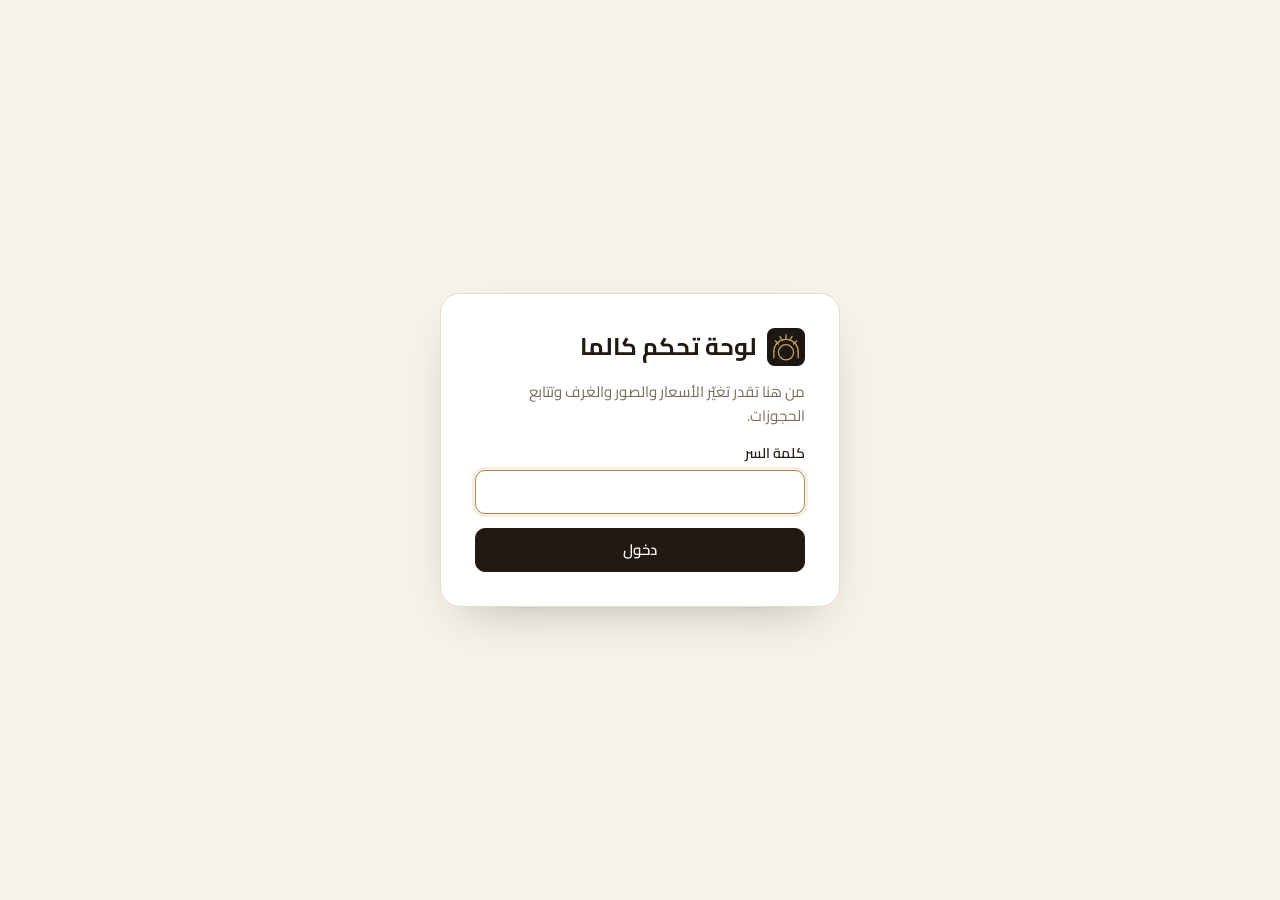
<file: admin/index.html>
<!DOCTYPE html>
<html lang="ar" dir="rtl">
<head>
<meta charset="UTF-8">
<meta name="viewport" content="width=device-width, initial-scale=1">
<title>لوحة التحكم — CALMA Hotel</title>
<meta name="robots" content="noindex, nofollow">
<meta name="description" content="CALMA Hotel staff dashboard.">
<link rel="icon" type="image/svg+xml" href="/assets/img/logo-mark.svg">
<link rel="preconnect" href="https://fonts.googleapis.com">
<link rel="preconnect" href="https://fonts.gstatic.com" crossorigin>
<link rel="preload" as="style" href="https://fonts.googleapis.com/css2?family=Cairo:wght@400;500;600;700&amp;display=swap" onload="this.onload=null;this.rel='stylesheet'">
<noscript><link rel="stylesheet" href="https://fonts.googleapis.com/css2?family=Cairo:wght@400;500;600;700&amp;display=swap"></noscript>
<style>
:root { --bg: #F6F2EA; --card: #fff; --line: #E6DCCB; --ink: #221A12; --muted: #7A6C5B; --brass: #B58A45; --brass-d: #94702F; --ok: #2F7A4F; --bad: #B4532A; --r: 14px; }
* { box-sizing: border-box; }
body { margin: 0; background: var(--bg); color: var(--ink); font: 15px/1.6 "Cairo", system-ui, sans-serif; }
button, input, select, textarea { font: inherit; color: inherit; }
img { display: block; max-width: 100%; }
a { color: var(--brass-d); }
.hidden { display: none !important; }
.btn { border: 1px solid var(--line); background: #fff; border-radius: 10px; padding: 9px 16px; cursor: pointer; display: inline-flex; gap: 8px; align-items: center; justify-content: center; font-weight: 600; white-space: nowrap; }
.btn:hover { border-color: var(--muted); }
.btn.pri { background: var(--ink); color: #fff; border-color: var(--ink); }
.btn.pri:hover { background: var(--brass-d); border-color: var(--brass-d); }
.btn.gold { background: var(--brass); color: #fff; border-color: var(--brass); }
.btn.danger { color: var(--bad); }
.btn.sm { padding: 5px 10px; font-size: .85rem; border-radius: 8px; }
.btn[disabled] { opacity: .5; pointer-events: none; }
/* login */
.login { min-height: 100vh; display: grid; place-items: center; padding: 20px; }
.login form { background: #fff; border: 1px solid var(--line); border-radius: 20px; padding: 34px; width: min(400px, 100%); display: grid; gap: 14px; box-shadow: 0 20px 50px -25px rgba(0,0,0,.3); }
.login h1 { margin: 0; font-size: 1.5rem; }
.login p { margin: 0; color: var(--muted); }
/* layout */
.top { position: sticky; top: 0; z-index: 20; background: rgba(246,242,234,.95); backdrop-filter: blur(10px); border-bottom: 1px solid var(--line); }
.top .in { max-width: 1240px; margin: 0 auto; padding: 12px 20px; display: flex; gap: 12px; align-items: center; flex-wrap: wrap; }
.top h1 { font-size: 1.15rem; margin: 0 0 0 auto; display: flex; align-items: center; gap: 10px; }
.top h1 span { color: var(--brass-d); }
.dirty { color: var(--bad); font-size: .85rem; font-weight: 600; }
.tabs { max-width: 1240px; margin: 0 auto; padding: 0 20px; display: flex; gap: 4px; overflow-x: auto; }
.tabs button { border: 0; background: none; padding: 12px 14px; cursor: pointer; font-weight: 600; color: var(--muted); border-bottom: 2.5px solid transparent; white-space: nowrap; }
.tabs button.on { color: var(--ink); border-bottom-color: var(--brass); }
#view { max-width: 1240px; margin: 0 auto; padding: 24px 20px 120px; }
.card { background: var(--card); border: 1px solid var(--line); border-radius: var(--r); padding: 20px; }
.card + .card { margin-top: 16px; }
.hint { color: var(--muted); font-size: .9rem; margin: 4px 0 18px; }
h2 { font-size: 1.35rem; margin: 0; }
h3 { font-size: 1.1rem; margin: 0; }
.row { display: flex; gap: 10px; align-items: center; flex-wrap: wrap; }
.sp { flex: 1; }
.grid2 { display: grid; grid-template-columns: 1fr 1fr; gap: 14px; }
.grid3 { display: grid; grid-template-columns: repeat(3, 1fr); gap: 14px; }
.f { display: grid; gap: 5px; }
.f.full { grid-column: 1 / -1; }
.f label { font-weight: 600; font-size: .88rem; }
.f small { color: var(--muted); font-size: .8rem; }
.f input, .f select, .f textarea, .inp { border: 1px solid var(--line); border-radius: 10px; padding: 9px 12px; background: #FCFAF6; width: 100%; outline: none; }
.f input:focus, .f select:focus, .f textarea:focus, .inp:focus { border-color: var(--brass); background: #fff; box-shadow: 0 0 0 3px rgba(181,138,69,.15); }
input[dir=ltr] { text-align: left; }
.switch { display: inline-flex; gap: 8px; align-items: center; cursor: pointer; font-weight: 600; }
.switch input { width: 18px; height: 18px; accent-color: var(--brass); }
/* rooms list */
.item { border: 1px solid var(--line); border-radius: var(--r); background: #fff; overflow: hidden; }
.item + .item { margin-top: 14px; }
.item-h { display: flex; gap: 14px; align-items: center; padding: 12px 14px; cursor: pointer; }
.item-h img { width: 74px; height: 56px; object-fit: cover; border-radius: 8px; background: var(--bg); }
.item-h .t { flex: 1; min-width: 0; }
.item-h .t b { display: block; }
.item-h .t span { color: var(--muted); font-size: .88rem; }
.item-b { border-top: 1px solid var(--line); padding: 18px; display: grid; gap: 16px; }
.tag { display: inline-block; font-size: .78rem; padding: 2px 9px; border-radius: 999px; background: var(--bg); color: var(--muted); font-weight: 600; }
.tag.off { background: #F7E6DE; color: var(--bad); }
/* photo manager */
.photos { display: grid; grid-template-columns: repeat(auto-fill, minmax(120px, 1fr)); gap: 10px; }
.ph { position: relative; border-radius: 10px; overflow: hidden; background: var(--bg); aspect-ratio: 3/4; border: 1px solid var(--line); }
.ph img { width: 100%; height: 100%; object-fit: cover; }
.ph .cover { position: absolute; top: 6px; right: 6px; background: var(--brass); color: #fff; font-size: .72rem; padding: 1px 8px; border-radius: 999px; }
.ph .ctl { position: absolute; inset: auto 0 0 0; display: flex; justify-content: space-between; padding: 6px; background: linear-gradient(transparent, rgba(0,0,0,.65)); }
.ph .ctl button { width: 28px; height: 28px; border-radius: 8px; border: 0; background: rgba(255,255,255,.92); cursor: pointer; font-size: .9rem; line-height: 1; }
.ph .ctl button.del { color: var(--bad); }
.add-ph { border: 2px dashed var(--line); border-radius: 10px; aspect-ratio: 3/4; display: grid; place-items: center; text-align: center; color: var(--muted); cursor: pointer; font-weight: 600; padding: 8px; background: #FCFAF6; }
.add-ph:hover { border-color: var(--brass); color: var(--brass-d); }
.ph select, .ph input { position: absolute; left: 6px; right: 6px; top: 6px; font-size: .78rem; padding: 3px 6px; border-radius: 6px; border: 0; background: rgba(255,255,255,.94); }
.ph input { top: 34px; }
/* bookings */
.stats { display: grid; grid-template-columns: repeat(4, 1fr); gap: 12px; margin-bottom: 16px; }
.stat { background: #fff; border: 1px solid var(--line); border-radius: var(--r); padding: 14px 16px; }
.stat b { display: block; font-size: 1.6rem; line-height: 1.2; }
.stat span { color: var(--muted); font-size: .88rem; }
table { width: 100%; border-collapse: collapse; background: #fff; border: 1px solid var(--line); border-radius: var(--r); overflow: hidden; }
th, td { text-align: right; padding: 11px 12px; border-bottom: 1px solid var(--line); font-size: .9rem; vertical-align: top; }
th { background: #FBF8F2; font-weight: 700; color: var(--muted); font-size: .82rem; }
td .muted { color: var(--muted); font-size: .82rem; display: block; }
.st { border-radius: 8px; padding: 4px 8px; border: 1px solid var(--line); font-weight: 600; }
.st.New { background: #FFF4DE; } .st.Confirmed { background: #E8F3EC; } .st.Cancelled, .st.No-show { background: #F7E6DE; } .st.Checked-in, .st.Completed { background: #E9EEF7; }
/* toast + modal */
.toast { position: fixed; bottom: 22px; left: 50%; transform: translateX(-50%) translateY(20px); background: var(--ink); color: #fff; padding: 12px 20px; border-radius: 12px; opacity: 0; transition: .3s; z-index: 99; pointer-events: none; font-weight: 600; }
.toast.on { opacity: 1; transform: translateX(-50%); }
.toast.err { background: var(--bad); }
.modal { position: fixed; inset: 0; background: rgba(20,15,10,.55); z-index: 90; display: grid; place-items: center; padding: 20px; }
.modal .box { background: #fff; border-radius: 18px; width: min(900px, 100%); max-height: 86vh; overflow: auto; padding: 22px; }
.lib { display: grid; grid-template-columns: repeat(auto-fill, minmax(110px, 1fr)); gap: 8px; margin-top: 14px; }
.lib button { border: 2px solid transparent; border-radius: 10px; padding: 0; overflow: hidden; cursor: pointer; aspect-ratio: 3/4; background: var(--bg); }
.lib button.sel { border-color: var(--brass); }
.lib img { width: 100%; height: 100%; object-fit: cover; }
.ranges .row { background: #FCFAF6; border: 1px solid var(--line); border-radius: 10px; padding: 8px 10px; margin-bottom: 8px; }
.empty { text-align: center; color: var(--muted); padding: 40px 10px; }
/* pricing + reports */
.subtabs { display: flex; gap: 6px; flex-wrap: wrap; margin: 10px 0 16px; }
.subtabs button { border: 1px solid var(--line); background: #fff; border-radius: 999px; padding: 7px 14px; cursor: pointer; font-weight: 600; color: var(--muted); }
.subtabs button.on { background: var(--ink); color: #fff; border-color: var(--ink); }
.cal-h, .cal { display: grid; grid-template-columns: repeat(7, 1fr); gap: 6px; }
.cal-h span { text-align: center; color: var(--muted); font-size: .8rem; font-weight: 700; padding-bottom: 4px; }
.cd { border: 1px solid var(--line); background: #FCFAF6; border-radius: 10px; min-height: 74px; padding: 6px 7px; text-align: right; cursor: pointer; display: flex; flex-direction: column; gap: 2px; font: inherit; }
.cd.blank { border: 0; background: none; cursor: default; }
.cd b { font-size: .85rem; }
.cd .pr { font-weight: 700; font-size: .92rem; direction: ltr; text-align: right; }
.cd .bk { font-size: .72rem; color: var(--muted); }
.cd .bk.full { color: var(--bad); font-weight: 700; }
.cd .rx { font-style: normal; font-size: .68rem; color: var(--bad); }
.cd.past { opacity: .45; }
.cd.td { box-shadow: inset 0 0 0 2px var(--ink); }
.cd.ss { background: #EAF0F8; }
.cd.ov { background: #FFF1D6; border-color: var(--brass); }
.cd.cl { background: repeating-linear-gradient(135deg, #F7E6DE 0 6px, #fff 6px 12px); color: var(--bad); }
.cd.sel { outline: 3px solid var(--brass); outline-offset: -1px; }
.cd:hover:not(.blank) { border-color: var(--muted); }
.legend { display: flex; gap: 16px; flex-wrap: wrap; margin-top: 12px; color: var(--muted); font-size: .82rem; }
.legend i { display: inline-block; width: 12px; height: 12px; border-radius: 3px; margin-left: 5px; vertical-align: -1px; border: 1px solid var(--line); }
.lg-base { background: #FCFAF6; } .lg-ss { background: #EAF0F8; } .lg-ov { background: #FFF1D6; } .lg-cl { background: #F7E6DE; }
.selbar { position: sticky; bottom: 12px; box-shadow: 0 14px 40px -18px rgba(0,0,0,.35); border-color: var(--brass); }
.chips { display: flex; flex-wrap: wrap; gap: 6px; align-items: center; }
.chip-c { display: inline-flex; gap: 6px; align-items: center; border: 1px solid var(--line); border-radius: 999px; padding: 4px 11px; cursor: pointer; font-size: .86rem; background: #FCFAF6; }
.chip-c:has(input:checked) { background: #FFF1D6; border-color: var(--brass); }
.f .chip-c input, .chip-c input { accent-color: var(--brass); width: 16px; height: 16px; padding: 0; flex: none; }
.chip-c { white-space: nowrap; font-weight: 500 !important; }
.chips small { color: var(--muted); }
.stat small { display: block; color: var(--muted); font-size: .76rem; }
.bars { display: flex; align-items: flex-end; gap: 3px; height: 170px; margin-top: 14px; }
.bar { flex: 1; height: 100%; display: flex; flex-direction: column; justify-content: flex-end; align-items: center; gap: 4px; }
.bar i { display: block; width: 100%; background: var(--brass); border-radius: 4px 4px 0 0; }
.bar span { font-size: .62rem; color: var(--muted); }
.hb { display: grid; grid-template-columns: minmax(90px, 1.2fr) 2fr auto; gap: 10px; align-items: center; margin-top: 10px; font-size: .88rem; }
.hb .track { background: var(--bg); border-radius: 999px; height: 10px; overflow: hidden; }
.hb .track i { display: block; height: 100%; background: var(--brass); border-radius: 999px; }
.hb .v { color: var(--muted); white-space: nowrap; }
@media (max-width: 760px) { .cd { min-height: 58px; padding: 4px; } .cd .pr { font-size: .74rem; } .cal, .cal-h { gap: 3px; } .bar span { display: none; } }
@media (max-width: 760px) {
  .grid2, .grid3 { grid-template-columns: 1fr; }
  .stats { grid-template-columns: 1fr 1fr; }
  table, thead, tbody, tr, td, th { display: block; }
  thead { display: none; }
  tr { border-bottom: 1px solid var(--line); padding: 8px 0; }
  td { border: 0; padding: 4px 12px; }
  .top h1 { width: 100%; margin: 0; }
}
</style>
</head>
<body>
<main id="app"></main>
<div class="toast" id="toast"></div>
<script src="/assets/js/pricing.js" defer></script>
<script src="/assets/js/admin.js" defer></script>
</body>
</html>
</file>
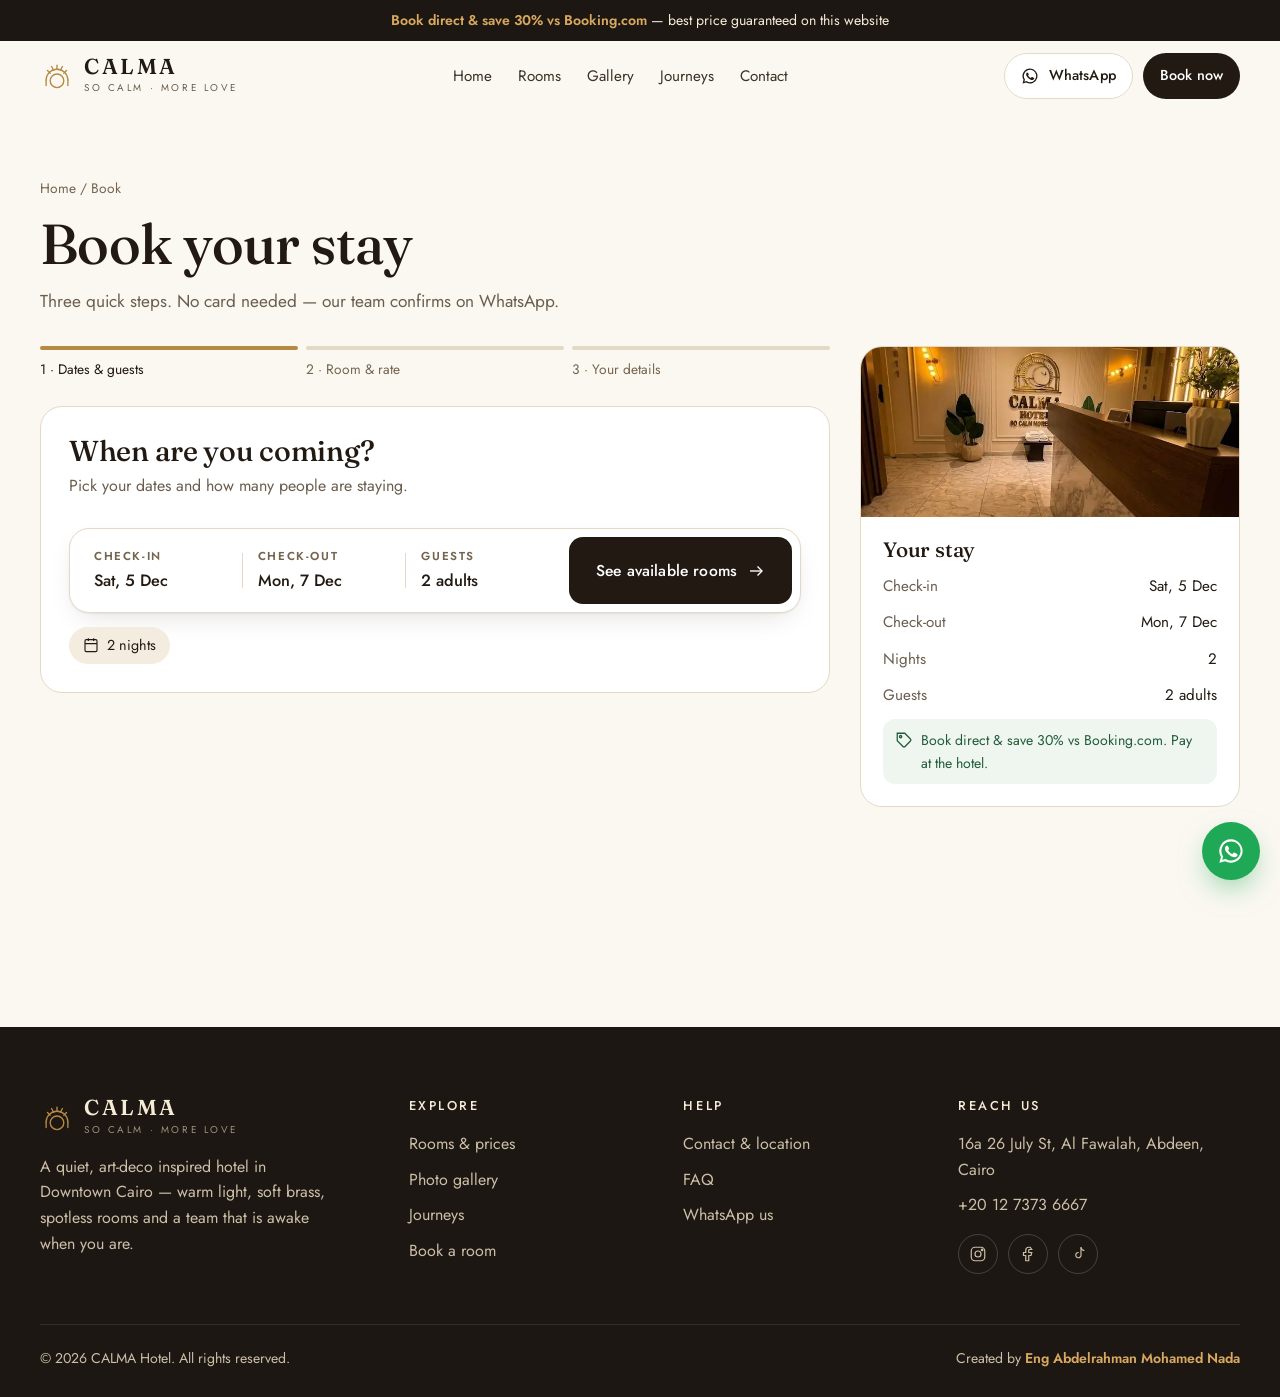
<file: book/index.html>
<!DOCTYPE html>
<html lang="en">
<head>
<meta charset="UTF-8">
<meta name="viewport" content="width=device-width, initial-scale=1, viewport-fit=cover">
<title>Book your stay — CALMA Hotel Cairo</title>
<meta name="description" content="Book CALMA Hotel direct in three quick steps. No card needed — confirmation on WhatsApp.">
<link rel="canonical" href="https://calmacairohotel.com/book/">
<link rel="icon" type="image/svg+xml" href="/assets/img/logo-mark.svg">
<link rel="icon" type="image/png" sizes="32x32" href="/assets/img/favicon-32.png">
<link rel="apple-touch-icon" sizes="180x180" href="/assets/img/apple-touch-icon.png">
<link rel="manifest" href="/site.webmanifest">
<meta name="theme-color" content="#FBF8F2">
<meta property="og:type" content="website">
<meta property="og:site_name" content="CALMA Hotel">
<meta property="og:title" content="Book your stay — CALMA Hotel Cairo">
<meta property="og:description" content="Book CALMA Hotel direct in three quick steps. No card needed — confirmation on WhatsApp.">
<meta property="og:image" content="https://calmacairohotel.com/assets/img/og-image.jpg">
<meta property="og:url" content="https://calmacairohotel.com/book/">
<meta name="twitter:card" content="summary_large_image">
<link rel="preconnect" href="https://fonts.googleapis.com">
<link rel="preconnect" href="https://fonts.gstatic.com" crossorigin>
<link rel="preconnect" href="https://script.google.com">
<link rel="preconnect" href="https://script.googleusercontent.com">
<link rel="preload" as="style" href="https://fonts.googleapis.com/css2?family=Fraunces:ital,opsz,wght@0,9..144,400;0,9..144,500;0,9..144,600;1,9..144,400;1,9..144,500&amp;family=Jost:wght@400;500;600&amp;display=swap" onload="this.onload=null;this.rel='stylesheet'">
<noscript><link rel="stylesheet" href="https://fonts.googleapis.com/css2?family=Fraunces:ital,opsz,wght@0,9..144,400;0,9..144,500;0,9..144,600;1,9..144,400;1,9..144,500&amp;family=Jost:wght@400;500;600&amp;display=swap"></noscript>
<link rel="stylesheet" href="/assets/css/site.css">
<link rel="preload" href="/data/content.json" as="fetch" crossorigin>
<meta name="robots" content="noindex">
</head>
<body data-page="book">
<a class="sr-only" href="#main">Skip to content</a>
<div id="nav"></div>
<main id="main">
<noscript><div class="wrap" style="padding:60px 0"><h1>CALMA Hotel</h1><p>Please enable JavaScript to see rooms and prices, or book on WhatsApp: <a href="https://wa.me/201273736667">+20 12 7373 6667</a>.</p></div></noscript>
</main>
<div id="footer"></div>
<script src="/assets/js/pricing.js" defer></script>
<script src="/assets/js/app.js" defer></script>
</body>
</html>
</file>
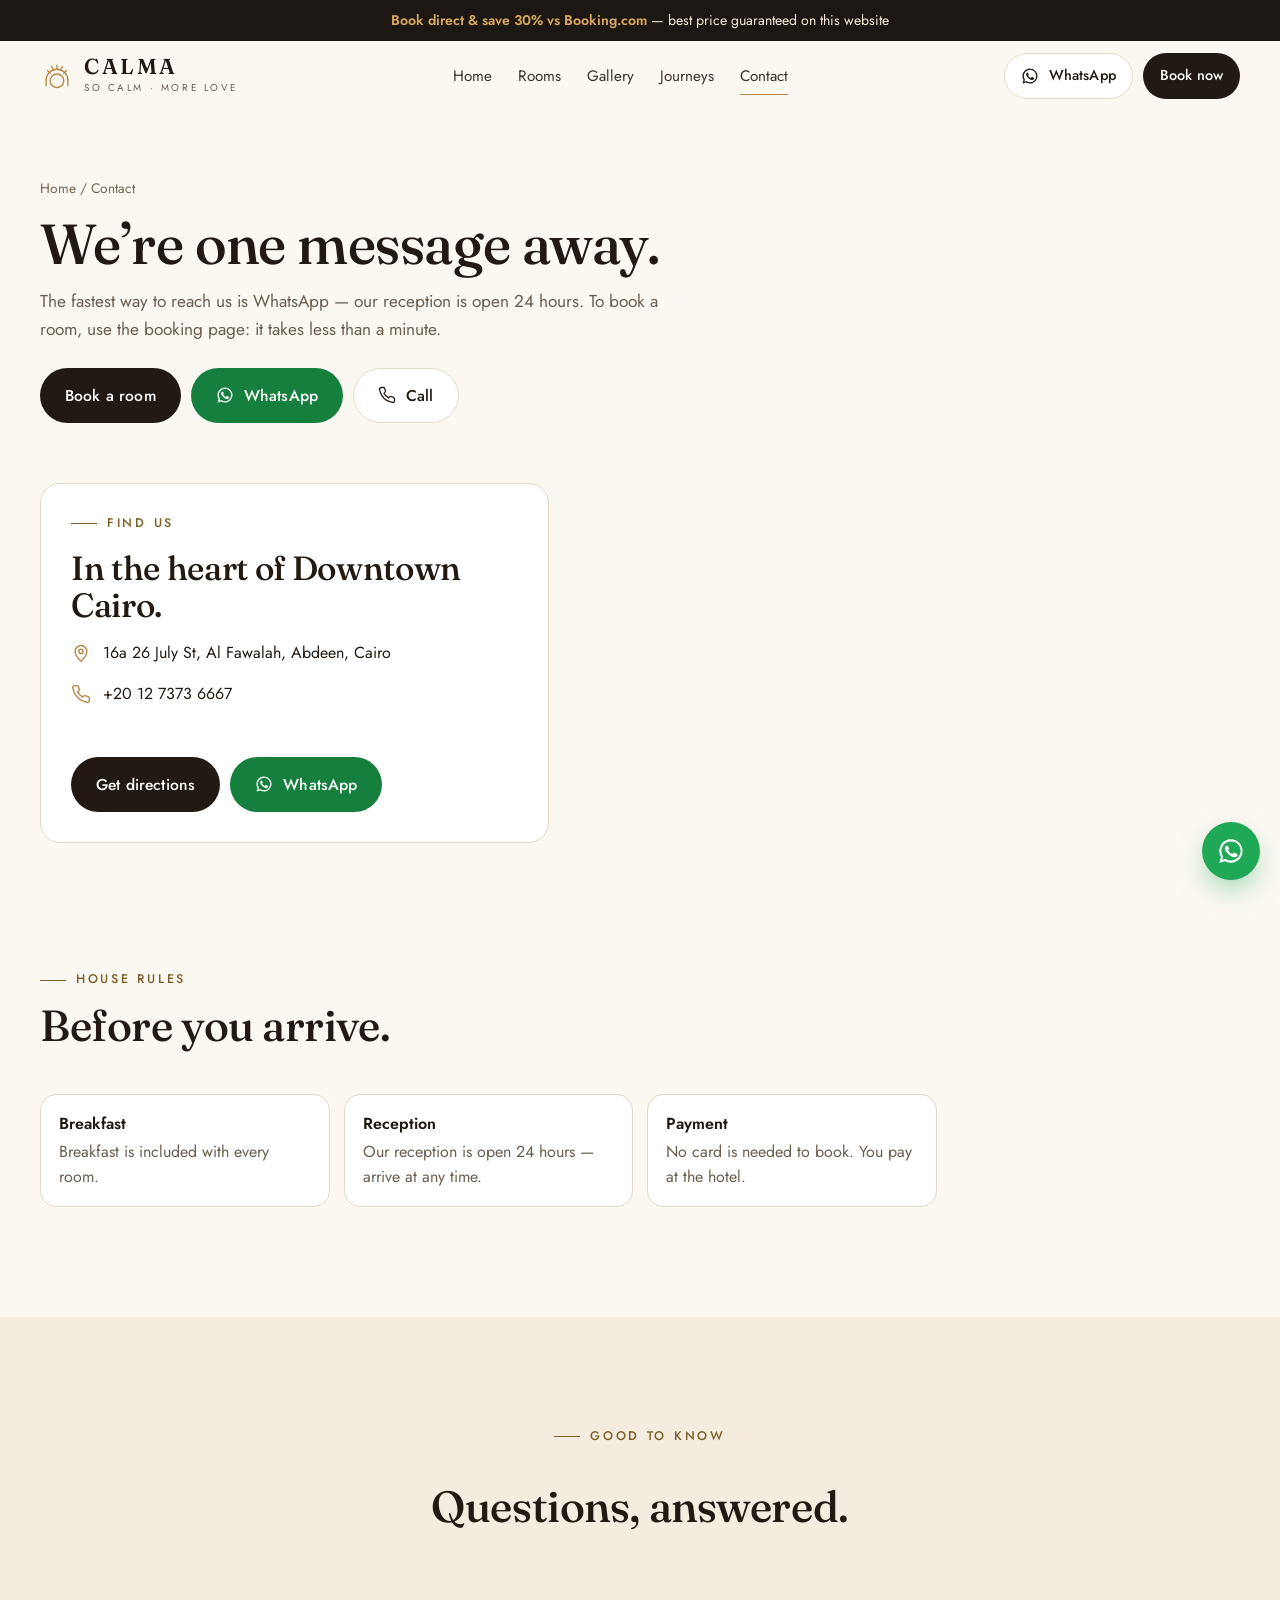
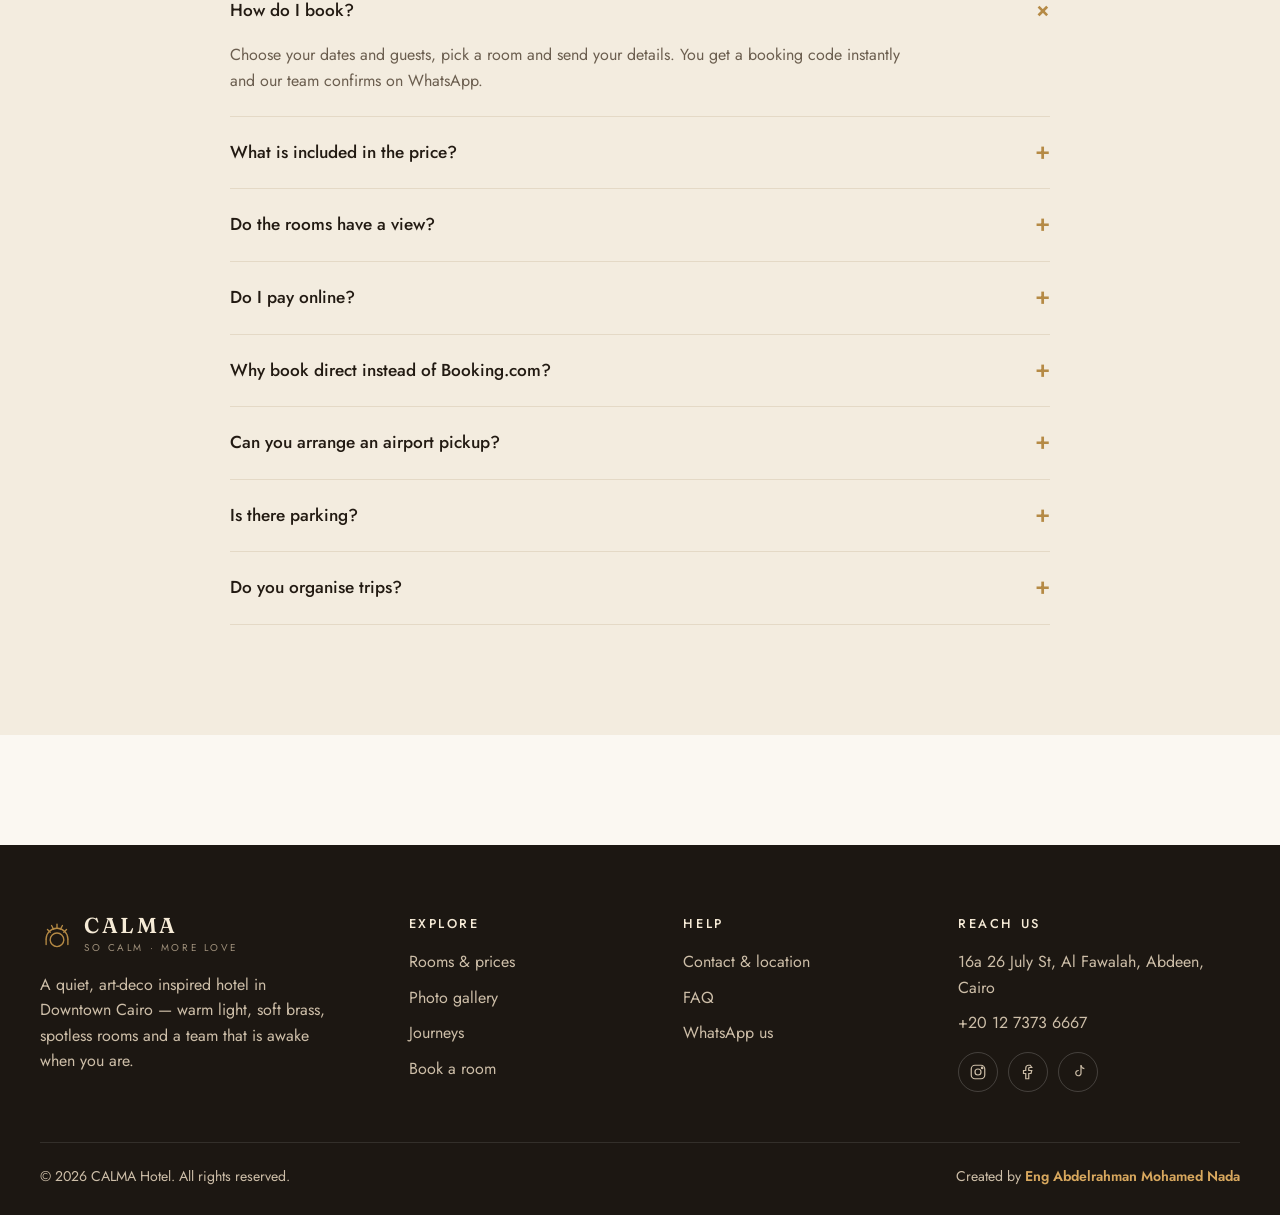
<file: contact/index.html>
<!DOCTYPE html>
<html lang="en">
<head>
<meta charset="UTF-8">
<meta name="viewport" content="width=device-width, initial-scale=1, viewport-fit=cover">
<title>Contact & location — CALMA Hotel Cairo</title>
<meta name="description" content="Find CALMA Hotel in Downtown Cairo. WhatsApp, phone, directions and answers to common questions.">
<link rel="canonical" href="https://calmacairohotel.com/contact/">
<link rel="icon" type="image/svg+xml" href="/assets/img/logo-mark.svg">
<link rel="icon" type="image/png" sizes="32x32" href="/assets/img/favicon-32.png">
<link rel="apple-touch-icon" sizes="180x180" href="/assets/img/apple-touch-icon.png">
<link rel="manifest" href="/site.webmanifest">
<meta name="theme-color" content="#FBF8F2">
<meta property="og:type" content="website">
<meta property="og:site_name" content="CALMA Hotel">
<meta property="og:title" content="Contact & location — CALMA Hotel Cairo">
<meta property="og:description" content="Find CALMA Hotel in Downtown Cairo. WhatsApp, phone, directions and answers to common questions.">
<meta property="og:image" content="https://calmacairohotel.com/assets/img/og-image.jpg">
<meta property="og:url" content="https://calmacairohotel.com/contact/">
<meta name="twitter:card" content="summary_large_image">
<link rel="preconnect" href="https://fonts.googleapis.com">
<link rel="preconnect" href="https://fonts.gstatic.com" crossorigin>
<link rel="preconnect" href="https://script.google.com">
<link rel="preconnect" href="https://script.googleusercontent.com">
<link rel="preload" as="style" href="https://fonts.googleapis.com/css2?family=Fraunces:ital,opsz,wght@0,9..144,400;0,9..144,500;0,9..144,600;1,9..144,400;1,9..144,500&amp;family=Jost:wght@400;500;600&amp;display=swap" onload="this.onload=null;this.rel='stylesheet'">
<noscript><link rel="stylesheet" href="https://fonts.googleapis.com/css2?family=Fraunces:ital,opsz,wght@0,9..144,400;0,9..144,500;0,9..144,600;1,9..144,400;1,9..144,500&amp;family=Jost:wght@400;500;600&amp;display=swap"></noscript>
<link rel="stylesheet" href="/assets/css/site.css">
<link rel="preload" href="/data/content.json" as="fetch" crossorigin>
</head>
<body data-page="contact">
<a class="sr-only" href="#main">Skip to content</a>
<div class="announce"><b>Book direct &amp; save 30% vs Booking.com</b> — best price guaranteed on this website</div>
<header class="nav" id="nav"><div class="wrap"><a class="brand" href="/" aria-label="CALMA Hotel home"><svg viewBox="0 0 100 100" fill="none" stroke="currentColor" stroke-width="4" stroke-linecap="round"><path d="M18 62 A32 32 0 0 1 82 62"></path><circle cx="50" cy="64" r="20"></circle><line x1="50" y1="18" x2="50" y2="30"></line><line x1="34" y1="22" x2="40" y2="33"></line><line x1="66" y1="22" x2="60" y2="33"></line><line x1="22" y1="34" x2="30" y2="42"></line><line x1="78" y1="34" x2="70" y2="42"></line><path d="M18 62 L18 78"></path><path d="M82 62 L82 78"></path></svg><span><b>CALMA</b><small>SO CALM · MORE LOVE</small></span></a><ul class="nav-links"><li><a href="/">Home</a></li><li><a href="/rooms/">Rooms</a></li><li><a href="/#gallery">Gallery</a></li><li><a href="/offers/">Journeys</a></li><li><a href="/contact/" class="on">Contact</a></li></ul><div class="nav-actions"><a class="btn btn-ghost btn-sm hide-m" href="https://wa.me/201273736667?text=Hello%20CALMA%20Hotel%2C%20I%20have%20a%20question." target="_blank" rel="noopener"><svg viewBox="0 0 24 24" fill="currentColor"><path d="M12 2a10 10 0 0 0-8.6 15.1L2 22l5-1.3A10 10 0 1 0 12 2zm0 18.2a8.2 8.2 0 0 1-4.2-1.2l-.3-.2-3 .8.8-2.9-.2-.3A8.2 8.2 0 1 1 12 20.2zm4.5-6.1c-.2-.1-1.5-.7-1.7-.8s-.4-.1-.6.1-.7.8-.8 1-.3.2-.5.1a6.7 6.7 0 0 1-3.3-2.9c-.3-.4.2-.4.7-1.4.1-.2 0-.3 0-.5l-.8-1.8c-.2-.5-.4-.4-.6-.4h-.5a1 1 0 0 0-.7.3 3 3 0 0 0-.9 2.2 5.2 5.2 0 0 0 1.1 2.7 11.8 11.8 0 0 0 4.5 4c1.7.7 2.3.8 3.2.6a2.7 2.7 0 0 0 1.8-1.2 2.2 2.2 0 0 0 .2-1.3c-.1-.1-.3-.2-.5-.3z"></path></svg> WhatsApp</a><a class="btn btn-primary btn-sm" href="/book/">Book now</a><button class="icon-btn menu-btn" aria-label="Open menu" aria-expanded="false"><svg viewBox="0 0 24 24" fill="none" stroke="currentColor" stroke-width="1.7"><line x1="3" y1="7" x2="21" y2="7"></line><line x1="3" y1="12" x2="21" y2="12"></line><line x1="3" y1="17" x2="21" y2="17"></line></svg></button></div></div></header>
<main id="main">
<section class="phead"><div class="wrap"><div class="crumbs"><a href="/">Home</a> / Contact</div><h1>We’re one message away.</h1><p>The fastest way to reach us is WhatsApp — our reception is open 24 hours. To book a room, use the booking page: it takes less than a minute.</p><div style="display:flex;gap:10px;flex-wrap:wrap;margin-top:24px"><a class="btn btn-primary" href="/book/">Book a room</a><a class="btn btn-wa" href="https://wa.me/201273736667?text=Hello%20CALMA%20Hotel" target="_blank" rel="noopener"><svg viewBox="0 0 24 24" fill="currentColor"><path d="M12 2a10 10 0 0 0-8.6 15.1L2 22l5-1.3A10 10 0 1 0 12 2zm0 18.2a8.2 8.2 0 0 1-4.2-1.2l-.3-.2-3 .8.8-2.9-.2-.3A8.2 8.2 0 1 1 12 20.2zm4.5-6.1c-.2-.1-1.5-.7-1.7-.8s-.4-.1-.6.1-.7.8-.8 1-.3.2-.5.1a6.7 6.7 0 0 1-3.3-2.9c-.3-.4.2-.4.7-1.4.1-.2 0-.3 0-.5l-.8-1.8c-.2-.5-.4-.4-.6-.4h-.5a1 1 0 0 0-.7.3 3 3 0 0 0-.9 2.2 5.2 5.2 0 0 0 1.1 2.7 11.8 11.8 0 0 0 4.5 4c1.7.7 2.3.8 3.2.6a2.7 2.7 0 0 0 1.8-1.2 2.2 2.2 0 0 0 .2-1.3c-.1-.1-.3-.2-.5-.3z"></path></svg> WhatsApp</a><a class="btn btn-ghost" href="tel:+201273736667"><svg viewBox="0 0 24 24" fill="none" stroke="currentColor" stroke-width="1.7"><path d="M22 16.9v3a2 2 0 0 1-2.2 2 19.8 19.8 0 0 1-8.6-3.1 19.5 19.5 0 0 1-6-6A19.8 19.8 0 0 1 2.1 4.2 2 2 0 0 1 4.1 2h3a2 2 0 0 1 2 1.7c.1.9.4 1.8.7 2.7a2 2 0 0 1-.5 2.1L8 9.8a16 16 0 0 0 6 6l1.3-1.3a2 2 0 0 1 2.1-.4c.9.3 1.8.6 2.7.7a2 2 0 0 1 1.7 2z"></path></svg> Call</a></div></div></section><section class="section" style="padding-top:30px"><div class="wrap"><div class="loc"><div class="card rv in"><span class="eyebrow">Find us</span><h2 style="font-size:2.1rem">In the heart of Downtown Cairo.</h2><div class="contact-line"><svg viewBox="0 0 24 24" fill="none" stroke="currentColor" stroke-width="1.7"><path d="M12 22s7-6.2 7-12a7 7 0 1 0-14 0c0 5.8 7 12 7 12z"></path><circle cx="12" cy="10" r="2.6"></circle></svg><span>16a 26 July St, Al Fawalah, Abdeen, Cairo</span></div><div class="contact-line"><svg viewBox="0 0 24 24" fill="none" stroke="currentColor" stroke-width="1.7"><path d="M22 16.9v3a2 2 0 0 1-2.2 2 19.8 19.8 0 0 1-8.6-3.1 19.5 19.5 0 0 1-6-6A19.8 19.8 0 0 1 2.1 4.2 2 2 0 0 1 4.1 2h3a2 2 0 0 1 2 1.7c.1.9.4 1.8.7 2.7a2 2 0 0 1-.5 2.1L8 9.8a16 16 0 0 0 6 6l1.3-1.3a2 2 0 0 1 2.1-.4c.9.3 1.8.6 2.7.7a2 2 0 0 1 1.7 2z"></path></svg><a href="tel:+201273736667">+20 12 7373 6667</a></div><div style="display:flex;gap:10px;flex-wrap:wrap;margin-top:auto"><a class="btn btn-primary" href="https://www.google.com/maps/search/?api=1&amp;query=CALMA%20Hotel%2C%2016a%2026%20July%20St%2C%20Abdeen%2C%20Cairo" target="_blank" rel="noopener">Get directions</a><a class="btn btn-wa" href="https://wa.me/201273736667?text=Hello%20CALMA%20Hotel%2C%20I%20need%20directions%20to%20the%20hotel." target="_blank" rel="noopener"><svg viewBox="0 0 24 24" fill="currentColor"><path d="M12 2a10 10 0 0 0-8.6 15.1L2 22l5-1.3A10 10 0 1 0 12 2zm0 18.2a8.2 8.2 0 0 1-4.2-1.2l-.3-.2-3 .8.8-2.9-.2-.3A8.2 8.2 0 1 1 12 20.2zm4.5-6.1c-.2-.1-1.5-.7-1.7-.8s-.4-.1-.6.1-.7.8-.8 1-.3.2-.5.1a6.7 6.7 0 0 1-3.3-2.9c-.3-.4.2-.4.7-1.4.1-.2 0-.3 0-.5l-.8-1.8c-.2-.5-.4-.4-.6-.4h-.5a1 1 0 0 0-.7.3 3 3 0 0 0-.9 2.2 5.2 5.2 0 0 0 1.1 2.7 11.8 11.8 0 0 0 4.5 4c1.7.7 2.3.8 3.2.6a2.7 2.7 0 0 0 1.8-1.2 2.2 2.2 0 0 0 .2-1.3c-.1-.1-.3-.2-.5-.3z"></path></svg> WhatsApp</a></div></div><iframe class="rv in" title="Map to CALMA Hotel" loading="lazy" referrerpolicy="no-referrer-when-downgrade" src="https://www.google.com/maps?q=CALMA%20Hotel%2C%2016a%2026%20July%20St%2C%20Abdeen%2C%20Cairo&amp;output=embed"></iframe></div></div></section><section class="section" style="padding-top:10px"><div class="wrap"><div class="head rv in"><div><span class="eyebrow">House rules</span><h2>Before you arrive.</h2></div></div><dl class="house-rules rv in"><div><dt>Breakfast</dt><dd>Breakfast is included with every room.</dd></div><div><dt>Reception</dt><dd>Our reception is open 24 hours — arrive at any time.</dd></div><div><dt>Payment</dt><dd>No card is needed to book. You pay at the hotel.</dd></div></dl></div></section><section class="section on-sand"><div class="wrap"><div class="head center rv in"><span class="eyebrow">Good to know</span><h2>Questions, answered.</h2></div><div class="faq"><details class="rv in" open=""><summary>How do I book?</summary><p>Choose your dates and guests, pick a room and send your details. You get a booking code instantly and our team confirms on WhatsApp.</p></details><details class="rv in"><summary>What is included in the price?</summary><p>Every room includes breakfast, air conditioning, hot water, a TV, free Wi-Fi, housekeeping, laundry service and our 24-hour reception.</p></details><details class="rv in"><summary>Do the rooms have a view?</summary><p>Our single, double and triple rooms all face the street, with either a window or a balcony.</p></details><details class="rv in"><summary>Do I pay online?</summary><p>No card is needed to send a booking request. Our team confirms availability and payment details with you directly.</p></details><details class="rv in"><summary>Why book direct instead of Booking.com?</summary><p>Same rooms and the same service, without the platform commission — so you pay less when you book on this website.</p></details><details class="rv in"><summary>Can you arrange an airport pickup?</summary><p>Yes. Add it in the notes when you book, or message us on WhatsApp with your flight details.</p></details><details class="rv in"><summary>Is there parking?</summary><p>There is no parking at the hotel itself, but there is public parking close by — ask reception and we will point you to it.</p></details><details class="rv in"><summary>Do you organise trips?</summary><p>Yes — airport transfers and day trips to the Pyramids, Old Cairo, the Egyptian Museum and the Nile. Ask us on WhatsApp or at reception.</p></details></div></div></section>
</main>
<footer class="footer" id="footer"><div class="wrap"><div class="cols"><div><a class="brand" href="/"><svg viewBox="0 0 100 100" fill="none" stroke="currentColor" stroke-width="4" stroke-linecap="round"><path d="M18 62 A32 32 0 0 1 82 62"></path><circle cx="50" cy="64" r="20"></circle><line x1="50" y1="18" x2="50" y2="30"></line><line x1="34" y1="22" x2="40" y2="33"></line><line x1="66" y1="22" x2="60" y2="33"></line><line x1="22" y1="34" x2="30" y2="42"></line><line x1="78" y1="34" x2="70" y2="42"></line><path d="M18 62 L18 78"></path><path d="M82 62 L82 78"></path></svg><span><b>CALMA</b><small>SO CALM · MORE LOVE</small></span></a><p style="margin-top:16px;max-width:300px">A quiet, art-deco inspired hotel in Downtown Cairo — warm light, soft brass, spotless rooms and a team that is awake when you are.</p></div><div><h2 class="fh">Explore</h2><ul><li><a href="/rooms/">Rooms &amp; prices</a></li><li><a href="/#gallery">Photo gallery</a></li><li><a href="/offers/">Journeys</a></li><li><a href="/book/">Book a room</a></li></ul></div><div><h2 class="fh">Help</h2><ul><li><a href="/contact/">Contact &amp; location</a></li><li><a href="/#faq">FAQ</a></li><li><a href="https://wa.me/201273736667?text=Hello%20CALMA%20Hotel" target="_blank" rel="noopener">WhatsApp us</a></li></ul></div><div><h2 class="fh">Reach us</h2><ul><li>16a 26 July St, Al Fawalah, Abdeen, Cairo</li><li><a href="tel:+201273736667">+20 12 7373 6667</a></li></ul><div class="socials" style="margin-top:16px"><a href="https://www.instagram.com/calma__hotel/" target="_blank" rel="noopener" aria-label="Instagram"><svg viewBox="0 0 24 24" fill="none" stroke="currentColor" stroke-width="1.6"><rect x="3" y="3" width="18" height="18" rx="5"></rect><circle cx="12" cy="12" r="4"></circle><circle cx="17.5" cy="6.5" r="1"></circle></svg></a><a href="https://web.facebook.com/profile.php?id=61592420100358" target="_blank" rel="noopener" aria-label="Facebook"><svg viewBox="0 0 24 24" fill="none" stroke="currentColor" stroke-width="1.6"><path d="M15 3h-2a4 4 0 0 0-4 4v3H6v4h3v7h4v-7h3l1-4h-4V7a1 1 0 0 1 1-1h3z"></path></svg></a><a href="https://www.tiktok.com/@calma__hotel" target="_blank" rel="noopener" aria-label="TikTok"><svg viewBox="0 0 24 24" fill="none" stroke="currentColor" stroke-width="1.6"><path d="M16 3v10.5a3.5 3.5 0 1 1-3-3.46"></path><path d="M16 3c.3 2.4 2 4.2 4.5 4.5"></path></svg></a></div></div></div><div class="bottom"><span>© 2026 CALMA Hotel. All rights reserved.</span><span class="credit">Created by <a href="https://wa.me/201146390054" target="_blank" rel="noopener">Eng Abdelrahman Mohamed Nada</a></span></div></div></footer>
<script src="/assets/js/pricing.js" defer></script>
<script src="/assets/js/app.js" defer></script>
</body>
</html>
</file>
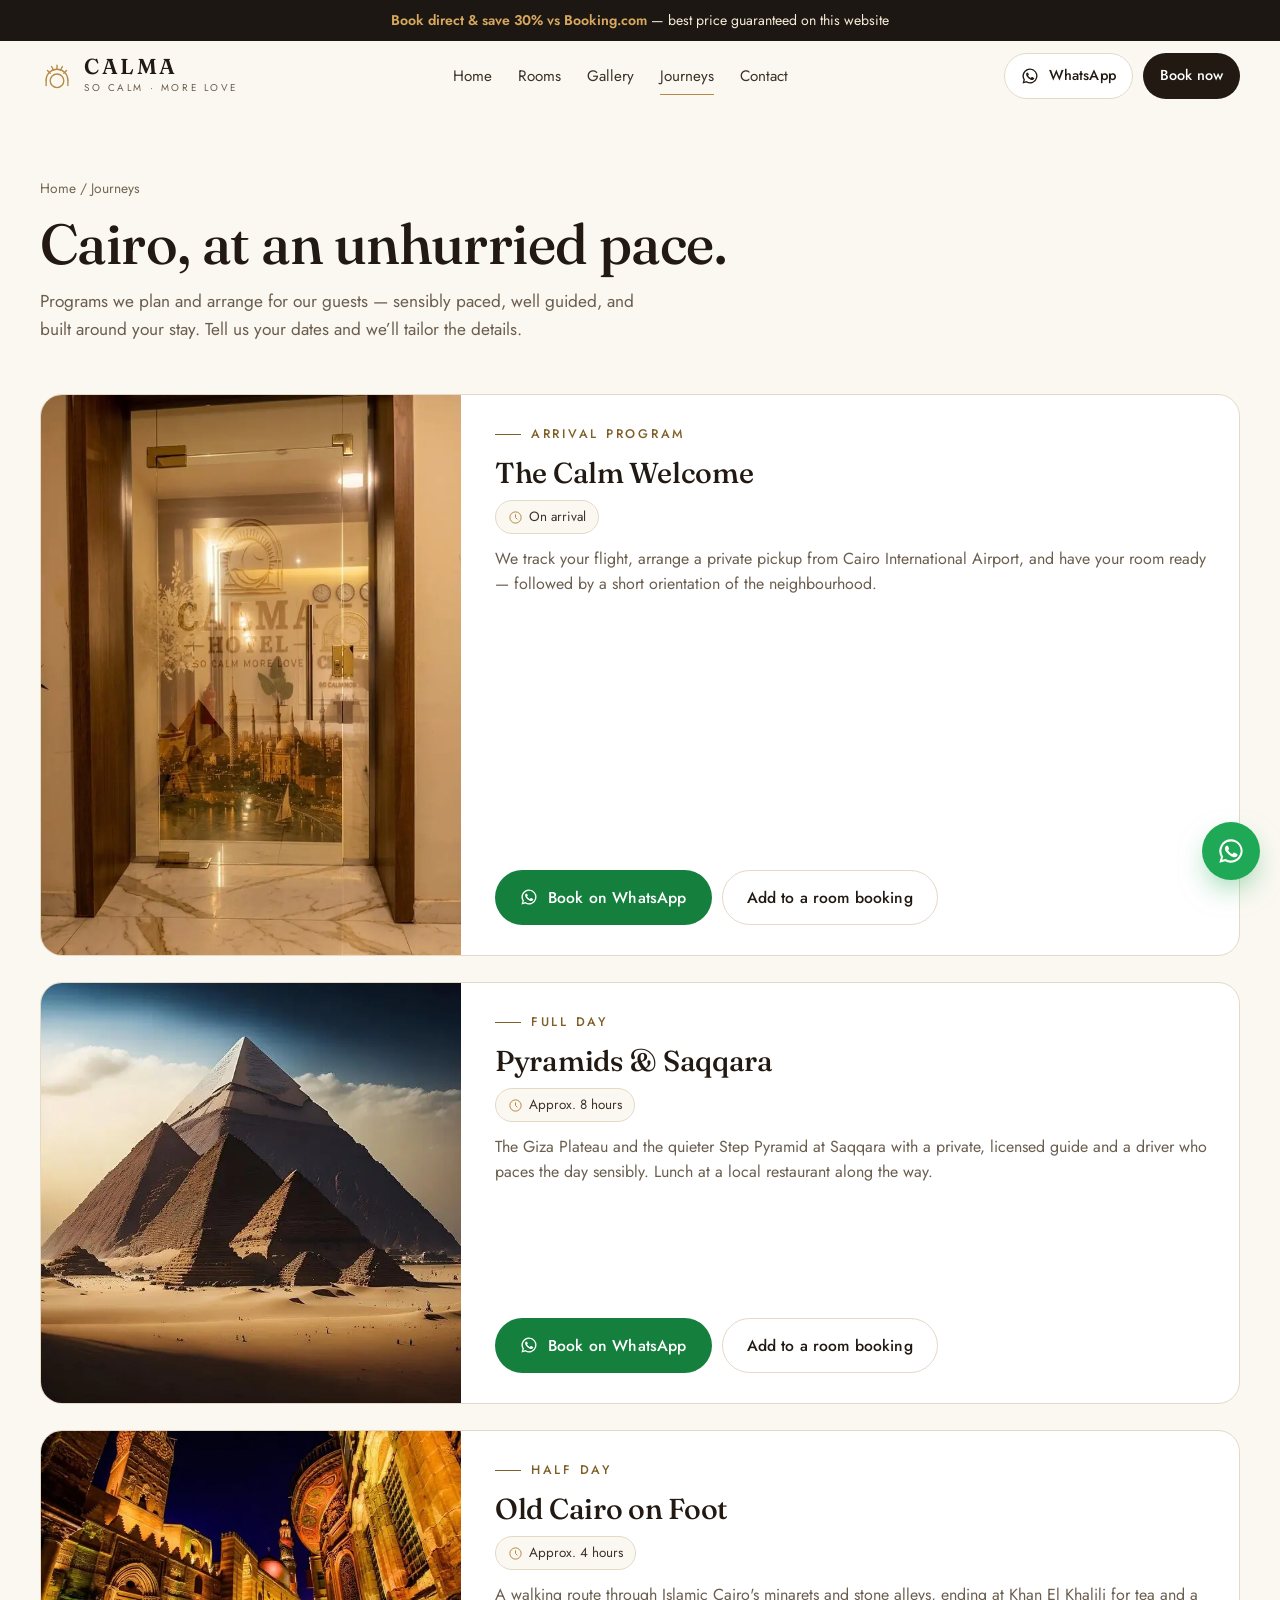
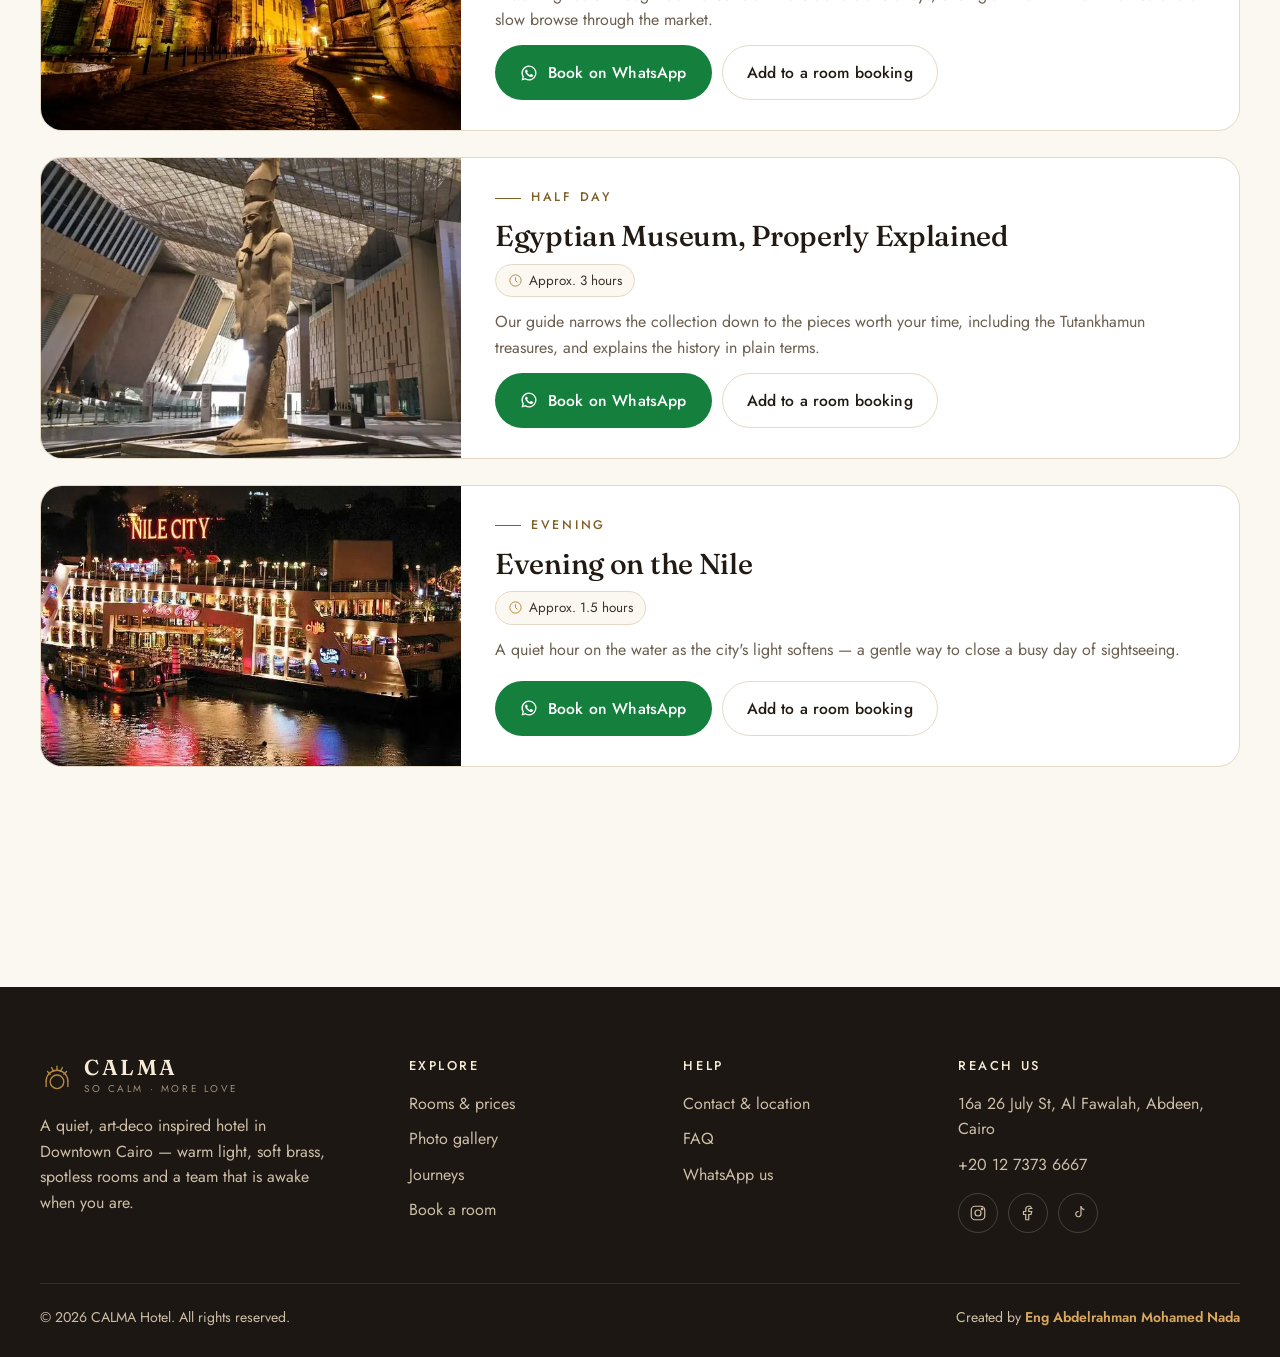
<file: offers/index.html>
<!DOCTYPE html>
<html lang="en">
<head>
<meta charset="UTF-8">
<meta name="viewport" content="width=device-width, initial-scale=1, viewport-fit=cover">
<title>Journeys & day trips — CALMA Hotel Cairo</title>
<meta name="description" content="Pyramids & Saqqara, Old Cairo on foot, the Egyptian Museum and evenings on the Nile — arranged by our team.">
<link rel="canonical" href="https://calmacairohotel.com/offers/">
<link rel="icon" type="image/svg+xml" href="/assets/img/logo-mark.svg">
<link rel="icon" type="image/png" sizes="32x32" href="/assets/img/favicon-32.png">
<link rel="apple-touch-icon" sizes="180x180" href="/assets/img/apple-touch-icon.png">
<link rel="manifest" href="/site.webmanifest">
<meta name="theme-color" content="#FBF8F2">
<meta property="og:type" content="website">
<meta property="og:site_name" content="CALMA Hotel">
<meta property="og:title" content="Journeys & day trips — CALMA Hotel Cairo">
<meta property="og:description" content="Pyramids & Saqqara, Old Cairo on foot, the Egyptian Museum and evenings on the Nile — arranged by our team.">
<meta property="og:image" content="https://calmacairohotel.com/assets/img/og-image.jpg">
<meta property="og:url" content="https://calmacairohotel.com/offers/">
<meta name="twitter:card" content="summary_large_image">
<link rel="preconnect" href="https://fonts.googleapis.com">
<link rel="preconnect" href="https://fonts.gstatic.com" crossorigin>
<link rel="preconnect" href="https://script.google.com">
<link rel="preconnect" href="https://script.googleusercontent.com">
<link rel="preload" as="style" href="https://fonts.googleapis.com/css2?family=Fraunces:ital,opsz,wght@0,9..144,400;0,9..144,500;0,9..144,600;1,9..144,400;1,9..144,500&amp;family=Jost:wght@400;500;600&amp;display=swap" onload="this.onload=null;this.rel='stylesheet'">
<noscript><link rel="stylesheet" href="https://fonts.googleapis.com/css2?family=Fraunces:ital,opsz,wght@0,9..144,400;0,9..144,500;0,9..144,600;1,9..144,400;1,9..144,500&amp;family=Jost:wght@400;500;600&amp;display=swap"></noscript>
<link rel="stylesheet" href="/assets/css/site.css">
<link rel="preload" href="/data/content.json" as="fetch" crossorigin>
</head>
<body data-page="journeys">
<a class="sr-only" href="#main">Skip to content</a>
<div class="announce"><b>Book direct &amp; save 30% vs Booking.com</b> — best price guaranteed on this website</div>
<header class="nav" id="nav"><div class="wrap"><a class="brand" href="/" aria-label="CALMA Hotel home"><svg viewBox="0 0 100 100" fill="none" stroke="currentColor" stroke-width="4" stroke-linecap="round"><path d="M18 62 A32 32 0 0 1 82 62"></path><circle cx="50" cy="64" r="20"></circle><line x1="50" y1="18" x2="50" y2="30"></line><line x1="34" y1="22" x2="40" y2="33"></line><line x1="66" y1="22" x2="60" y2="33"></line><line x1="22" y1="34" x2="30" y2="42"></line><line x1="78" y1="34" x2="70" y2="42"></line><path d="M18 62 L18 78"></path><path d="M82 62 L82 78"></path></svg><span><b>CALMA</b><small>SO CALM · MORE LOVE</small></span></a><ul class="nav-links"><li><a href="/">Home</a></li><li><a href="/rooms/">Rooms</a></li><li><a href="/#gallery">Gallery</a></li><li><a href="/offers/" class="on">Journeys</a></li><li><a href="/contact/">Contact</a></li></ul><div class="nav-actions"><a class="btn btn-ghost btn-sm hide-m" href="https://wa.me/201273736667?text=Hello%20CALMA%20Hotel%2C%20I%20have%20a%20question." target="_blank" rel="noopener"><svg viewBox="0 0 24 24" fill="currentColor"><path d="M12 2a10 10 0 0 0-8.6 15.1L2 22l5-1.3A10 10 0 1 0 12 2zm0 18.2a8.2 8.2 0 0 1-4.2-1.2l-.3-.2-3 .8.8-2.9-.2-.3A8.2 8.2 0 1 1 12 20.2zm4.5-6.1c-.2-.1-1.5-.7-1.7-.8s-.4-.1-.6.1-.7.8-.8 1-.3.2-.5.1a6.7 6.7 0 0 1-3.3-2.9c-.3-.4.2-.4.7-1.4.1-.2 0-.3 0-.5l-.8-1.8c-.2-.5-.4-.4-.6-.4h-.5a1 1 0 0 0-.7.3 3 3 0 0 0-.9 2.2 5.2 5.2 0 0 0 1.1 2.7 11.8 11.8 0 0 0 4.5 4c1.7.7 2.3.8 3.2.6a2.7 2.7 0 0 0 1.8-1.2 2.2 2.2 0 0 0 .2-1.3c-.1-.1-.3-.2-.5-.3z"></path></svg> WhatsApp</a><a class="btn btn-primary btn-sm" href="/book/">Book now</a><button class="icon-btn menu-btn" aria-label="Open menu" aria-expanded="false"><svg viewBox="0 0 24 24" fill="none" stroke="currentColor" stroke-width="1.7"><line x1="3" y1="7" x2="21" y2="7"></line><line x1="3" y1="12" x2="21" y2="12"></line><line x1="3" y1="17" x2="21" y2="17"></line></svg></button></div></div></header>
<main id="main">
<section class="phead"><div class="wrap"><div class="crumbs"><a href="/">Home</a> / Journeys</div><h1>Cairo, at an unhurried pace.</h1><p>Programs we plan and arrange for our guests — sensibly paced, well guided, and built around your stay. Tell us your dates and we’ll tailor the details.</p></div></section><section class="section" style="padding-top:20px"><div class="wrap journey-list"><article class="jrow" id="welcome-package"><img src="/assets/img/h/entrance.webp" width="750" height="1000" sizes="(max-width:860px) 92vw, 420px" alt="The Calm Welcome" fetchpriority="high"><div class="jb"><span class="eyebrow">Arrival program</span><h2>The Calm Welcome</h2><div class="meta-row"><span class="pill"><svg viewBox="0 0 24 24" fill="none" stroke="currentColor" stroke-width="1.6"><circle cx="12" cy="12" r="9"></circle><path d="M12 7v5l3 3"></path></svg> On arrival</span></div><p>We track your flight, arrange a private pickup from Cairo International Airport, and have your room ready — followed by a short orientation of the neighbourhood.</p><div style="display:flex;gap:10px;flex-wrap:wrap;margin-top:auto"><a class="btn btn-wa" href="https://wa.me/201273736667?text=Hello%20CALMA%20Hotel%2C%20I%20would%20like%20to%20book%20the%20%22The%20Calm%20Welcome%22%20program." target="_blank" rel="noopener"><svg viewBox="0 0 24 24" fill="currentColor"><path d="M12 2a10 10 0 0 0-8.6 15.1L2 22l5-1.3A10 10 0 1 0 12 2zm0 18.2a8.2 8.2 0 0 1-4.2-1.2l-.3-.2-3 .8.8-2.9-.2-.3A8.2 8.2 0 1 1 12 20.2zm4.5-6.1c-.2-.1-1.5-.7-1.7-.8s-.4-.1-.6.1-.7.8-.8 1-.3.2-.5.1a6.7 6.7 0 0 1-3.3-2.9c-.3-.4.2-.4.7-1.4.1-.2 0-.3 0-.5l-.8-1.8c-.2-.5-.4-.4-.6-.4h-.5a1 1 0 0 0-.7.3 3 3 0 0 0-.9 2.2 5.2 5.2 0 0 0 1.1 2.7 11.8 11.8 0 0 0 4.5 4c1.7.7 2.3.8 3.2.6a2.7 2.7 0 0 0 1.8-1.2 2.2 2.2 0 0 0 .2-1.3c-.1-.1-.3-.2-.5-.3z"></path></svg> Book on WhatsApp</a><a class="btn btn-ghost" href="/book/">Add to a room booking</a></div></div></article><article class="jrow rv in" id="giza-saqqara"><img src="/assets/img/pyramids-giza.webp" width="626" height="626" sizes="(max-width:860px) 92vw, 420px" alt="Pyramids &amp; Saqqara" loading="lazy" decoding="async"><div class="jb"><span class="eyebrow">Full day</span><h2>Pyramids &amp; Saqqara</h2><div class="meta-row"><span class="pill"><svg viewBox="0 0 24 24" fill="none" stroke="currentColor" stroke-width="1.6"><circle cx="12" cy="12" r="9"></circle><path d="M12 7v5l3 3"></path></svg> Approx. 8 hours</span></div><p>The Giza Plateau and the quieter Step Pyramid at Saqqara with a private, licensed guide and a driver who paces the day sensibly. Lunch at a local restaurant along the way.</p><div style="display:flex;gap:10px;flex-wrap:wrap;margin-top:auto"><a class="btn btn-wa" href="https://wa.me/201273736667?text=Hello%20CALMA%20Hotel%2C%20I%20would%20like%20to%20book%20the%20%22Pyramids%20%26%20Saqqara%22%20program." target="_blank" rel="noopener"><svg viewBox="0 0 24 24" fill="currentColor"><path d="M12 2a10 10 0 0 0-8.6 15.1L2 22l5-1.3A10 10 0 1 0 12 2zm0 18.2a8.2 8.2 0 0 1-4.2-1.2l-.3-.2-3 .8.8-2.9-.2-.3A8.2 8.2 0 1 1 12 20.2zm4.5-6.1c-.2-.1-1.5-.7-1.7-.8s-.4-.1-.6.1-.7.8-.8 1-.3.2-.5.1a6.7 6.7 0 0 1-3.3-2.9c-.3-.4.2-.4.7-1.4.1-.2 0-.3 0-.5l-.8-1.8c-.2-.5-.4-.4-.6-.4h-.5a1 1 0 0 0-.7.3 3 3 0 0 0-.9 2.2 5.2 5.2 0 0 0 1.1 2.7 11.8 11.8 0 0 0 4.5 4c1.7.7 2.3.8 3.2.6a2.7 2.7 0 0 0 1.8-1.2 2.2 2.2 0 0 0 .2-1.3c-.1-.1-.3-.2-.5-.3z"></path></svg> Book on WhatsApp</a><a class="btn btn-ghost" href="/book/">Add to a room booking</a></div></div></article><article class="jrow rv in" id="islamic-cairo"><img src="/assets/img/old-cairo-night.webp" width="800" height="530" sizes="(max-width:860px) 92vw, 420px" alt="Old Cairo on Foot" loading="lazy" decoding="async"><div class="jb"><span class="eyebrow">Half day</span><h2>Old Cairo on Foot</h2><div class="meta-row"><span class="pill"><svg viewBox="0 0 24 24" fill="none" stroke="currentColor" stroke-width="1.6"><circle cx="12" cy="12" r="9"></circle><path d="M12 7v5l3 3"></path></svg> Approx. 4 hours</span></div><p>A walking route through Islamic Cairo's minarets and stone alleys, ending at Khan El Khalili for tea and a slow browse through the market.</p><div style="display:flex;gap:10px;flex-wrap:wrap;margin-top:auto"><a class="btn btn-wa" href="https://wa.me/201273736667?text=Hello%20CALMA%20Hotel%2C%20I%20would%20like%20to%20book%20the%20%22Old%20Cairo%20on%20Foot%22%20program." target="_blank" rel="noopener"><svg viewBox="0 0 24 24" fill="currentColor"><path d="M12 2a10 10 0 0 0-8.6 15.1L2 22l5-1.3A10 10 0 1 0 12 2zm0 18.2a8.2 8.2 0 0 1-4.2-1.2l-.3-.2-3 .8.8-2.9-.2-.3A8.2 8.2 0 1 1 12 20.2zm4.5-6.1c-.2-.1-1.5-.7-1.7-.8s-.4-.1-.6.1-.7.8-.8 1-.3.2-.5.1a6.7 6.7 0 0 1-3.3-2.9c-.3-.4.2-.4.7-1.4.1-.2 0-.3 0-.5l-.8-1.8c-.2-.5-.4-.4-.6-.4h-.5a1 1 0 0 0-.7.3 3 3 0 0 0-.9 2.2 5.2 5.2 0 0 0 1.1 2.7 11.8 11.8 0 0 0 4.5 4c1.7.7 2.3.8 3.2.6a2.7 2.7 0 0 0 1.8-1.2 2.2 2.2 0 0 0 .2-1.3c-.1-.1-.3-.2-.5-.3z"></path></svg> Book on WhatsApp</a><a class="btn btn-ghost" href="/book/">Add to a room booking</a></div></div></article><article class="jrow rv in" id="egyptian-museum"><img src="/assets/img/egyptian-museum.webp" width="800" height="434" sizes="(max-width:860px) 92vw, 420px" alt="Egyptian Museum, Properly Explained" loading="lazy" decoding="async"><div class="jb"><span class="eyebrow">Half day</span><h2>Egyptian Museum, Properly Explained</h2><div class="meta-row"><span class="pill"><svg viewBox="0 0 24 24" fill="none" stroke="currentColor" stroke-width="1.6"><circle cx="12" cy="12" r="9"></circle><path d="M12 7v5l3 3"></path></svg> Approx. 3 hours</span></div><p>Our guide narrows the collection down to the pieces worth your time, including the Tutankhamun treasures, and explains the history in plain terms.</p><div style="display:flex;gap:10px;flex-wrap:wrap;margin-top:auto"><a class="btn btn-wa" href="https://wa.me/201273736667?text=Hello%20CALMA%20Hotel%2C%20I%20would%20like%20to%20book%20the%20%22Egyptian%20Museum%2C%20Properly%20Explained%22%20program." target="_blank" rel="noopener"><svg viewBox="0 0 24 24" fill="currentColor"><path d="M12 2a10 10 0 0 0-8.6 15.1L2 22l5-1.3A10 10 0 1 0 12 2zm0 18.2a8.2 8.2 0 0 1-4.2-1.2l-.3-.2-3 .8.8-2.9-.2-.3A8.2 8.2 0 1 1 12 20.2zm4.5-6.1c-.2-.1-1.5-.7-1.7-.8s-.4-.1-.6.1-.7.8-.8 1-.3.2-.5.1a6.7 6.7 0 0 1-3.3-2.9c-.3-.4.2-.4.7-1.4.1-.2 0-.3 0-.5l-.8-1.8c-.2-.5-.4-.4-.6-.4h-.5a1 1 0 0 0-.7.3 3 3 0 0 0-.9 2.2 5.2 5.2 0 0 0 1.1 2.7 11.8 11.8 0 0 0 4.5 4c1.7.7 2.3.8 3.2.6a2.7 2.7 0 0 0 1.8-1.2 2.2 2.2 0 0 0 .2-1.3c-.1-.1-.3-.2-.5-.3z"></path></svg> Book on WhatsApp</a><a class="btn btn-ghost" href="/book/">Add to a room booking</a></div></div></article><article class="jrow rv in" id="nile-sunset"><img src="/assets/img/nile-cruise.webp" width="800" height="444" sizes="(max-width:860px) 92vw, 420px" alt="Evening on the Nile" loading="lazy" decoding="async"><div class="jb"><span class="eyebrow">Evening</span><h2>Evening on the Nile</h2><div class="meta-row"><span class="pill"><svg viewBox="0 0 24 24" fill="none" stroke="currentColor" stroke-width="1.6"><circle cx="12" cy="12" r="9"></circle><path d="M12 7v5l3 3"></path></svg> Approx. 1.5 hours</span></div><p>A quiet hour on the water as the city's light softens — a gentle way to close a busy day of sightseeing.</p><div style="display:flex;gap:10px;flex-wrap:wrap;margin-top:auto"><a class="btn btn-wa" href="https://wa.me/201273736667?text=Hello%20CALMA%20Hotel%2C%20I%20would%20like%20to%20book%20the%20%22Evening%20on%20the%20Nile%22%20program." target="_blank" rel="noopener"><svg viewBox="0 0 24 24" fill="currentColor"><path d="M12 2a10 10 0 0 0-8.6 15.1L2 22l5-1.3A10 10 0 1 0 12 2zm0 18.2a8.2 8.2 0 0 1-4.2-1.2l-.3-.2-3 .8.8-2.9-.2-.3A8.2 8.2 0 1 1 12 20.2zm4.5-6.1c-.2-.1-1.5-.7-1.7-.8s-.4-.1-.6.1-.7.8-.8 1-.3.2-.5.1a6.7 6.7 0 0 1-3.3-2.9c-.3-.4.2-.4.7-1.4.1-.2 0-.3 0-.5l-.8-1.8c-.2-.5-.4-.4-.6-.4h-.5a1 1 0 0 0-.7.3 3 3 0 0 0-.9 2.2 5.2 5.2 0 0 0 1.1 2.7 11.8 11.8 0 0 0 4.5 4c1.7.7 2.3.8 3.2.6a2.7 2.7 0 0 0 1.8-1.2 2.2 2.2 0 0 0 .2-1.3c-.1-.1-.3-.2-.5-.3z"></path></svg> Book on WhatsApp</a><a class="btn btn-ghost" href="/book/">Add to a room booking</a></div></div></article></div></section>
</main>
<footer class="footer" id="footer"><div class="wrap"><div class="cols"><div><a class="brand" href="/"><svg viewBox="0 0 100 100" fill="none" stroke="currentColor" stroke-width="4" stroke-linecap="round"><path d="M18 62 A32 32 0 0 1 82 62"></path><circle cx="50" cy="64" r="20"></circle><line x1="50" y1="18" x2="50" y2="30"></line><line x1="34" y1="22" x2="40" y2="33"></line><line x1="66" y1="22" x2="60" y2="33"></line><line x1="22" y1="34" x2="30" y2="42"></line><line x1="78" y1="34" x2="70" y2="42"></line><path d="M18 62 L18 78"></path><path d="M82 62 L82 78"></path></svg><span><b>CALMA</b><small>SO CALM · MORE LOVE</small></span></a><p style="margin-top:16px;max-width:300px">A quiet, art-deco inspired hotel in Downtown Cairo — warm light, soft brass, spotless rooms and a team that is awake when you are.</p></div><div><h2 class="fh">Explore</h2><ul><li><a href="/rooms/">Rooms &amp; prices</a></li><li><a href="/#gallery">Photo gallery</a></li><li><a href="/offers/">Journeys</a></li><li><a href="/book/">Book a room</a></li></ul></div><div><h2 class="fh">Help</h2><ul><li><a href="/contact/">Contact &amp; location</a></li><li><a href="/#faq">FAQ</a></li><li><a href="https://wa.me/201273736667?text=Hello%20CALMA%20Hotel" target="_blank" rel="noopener">WhatsApp us</a></li></ul></div><div><h2 class="fh">Reach us</h2><ul><li>16a 26 July St, Al Fawalah, Abdeen, Cairo</li><li><a href="tel:+201273736667">+20 12 7373 6667</a></li></ul><div class="socials" style="margin-top:16px"><a href="https://www.instagram.com/calma__hotel/" target="_blank" rel="noopener" aria-label="Instagram"><svg viewBox="0 0 24 24" fill="none" stroke="currentColor" stroke-width="1.6"><rect x="3" y="3" width="18" height="18" rx="5"></rect><circle cx="12" cy="12" r="4"></circle><circle cx="17.5" cy="6.5" r="1"></circle></svg></a><a href="https://web.facebook.com/profile.php?id=61592420100358" target="_blank" rel="noopener" aria-label="Facebook"><svg viewBox="0 0 24 24" fill="none" stroke="currentColor" stroke-width="1.6"><path d="M15 3h-2a4 4 0 0 0-4 4v3H6v4h3v7h4v-7h3l1-4h-4V7a1 1 0 0 1 1-1h3z"></path></svg></a><a href="https://www.tiktok.com/@calma__hotel" target="_blank" rel="noopener" aria-label="TikTok"><svg viewBox="0 0 24 24" fill="none" stroke="currentColor" stroke-width="1.6"><path d="M16 3v10.5a3.5 3.5 0 1 1-3-3.46"></path><path d="M16 3c.3 2.4 2 4.2 4.5 4.5"></path></svg></a></div></div></div><div class="bottom"><span>© 2026 CALMA Hotel. All rights reserved.</span><span class="credit">Created by <a href="https://wa.me/201146390054" target="_blank" rel="noopener">Eng Abdelrahman Mohamed Nada</a></span></div></div></footer>
<script src="/assets/js/pricing.js" defer></script>
<script src="/assets/js/app.js" defer></script>
</body>
</html>
</file>
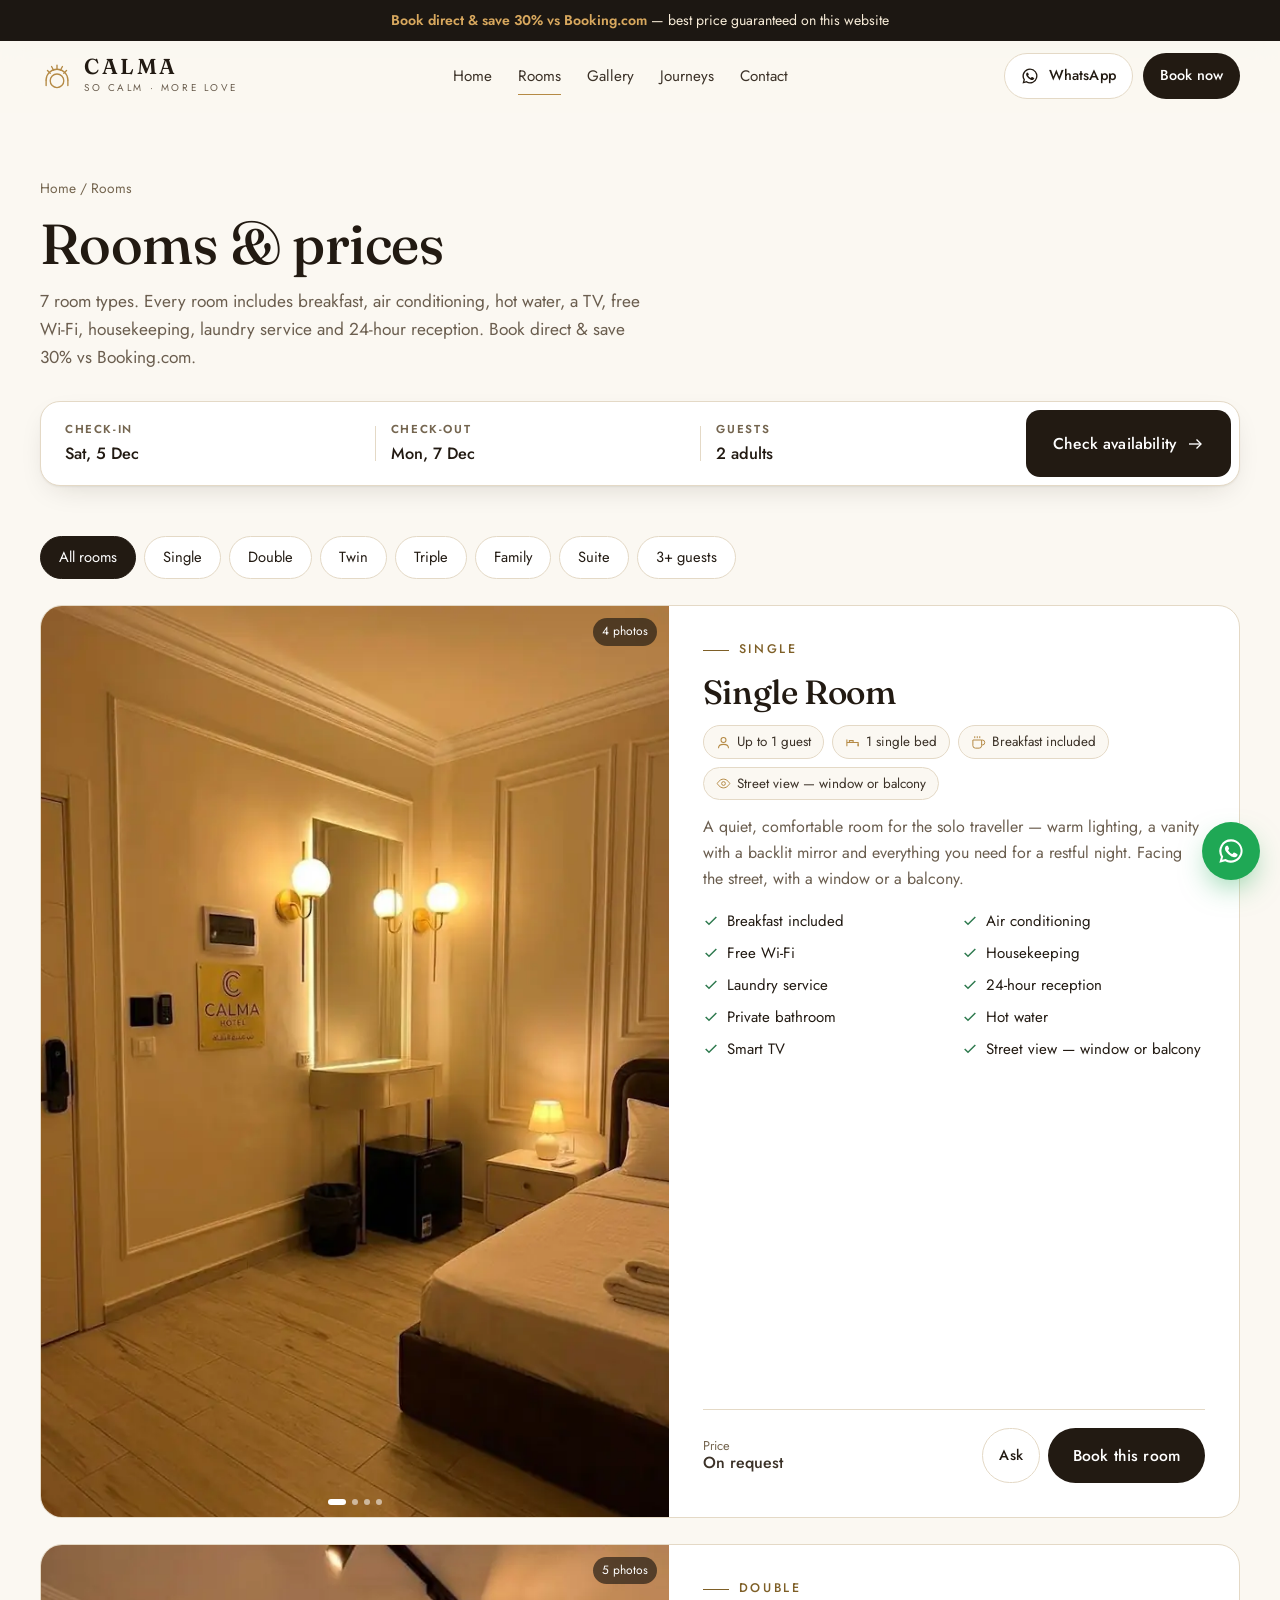
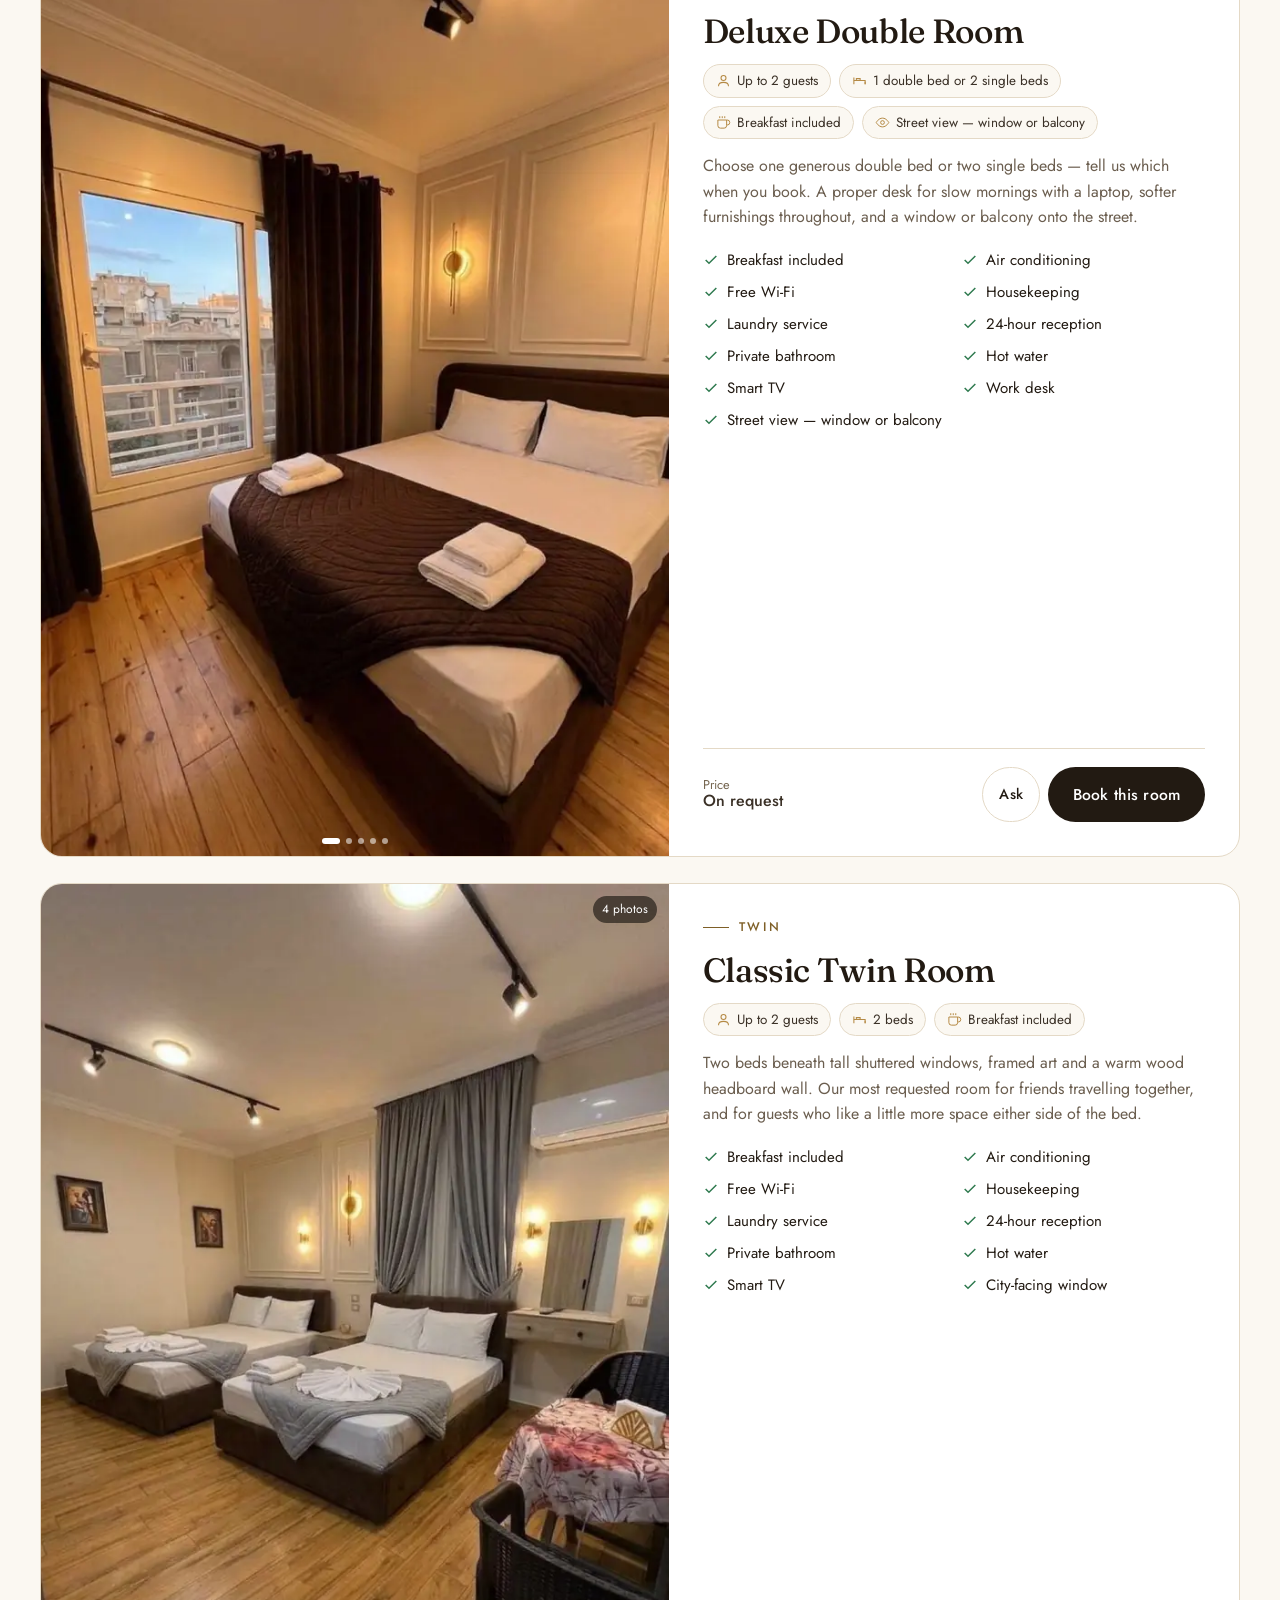
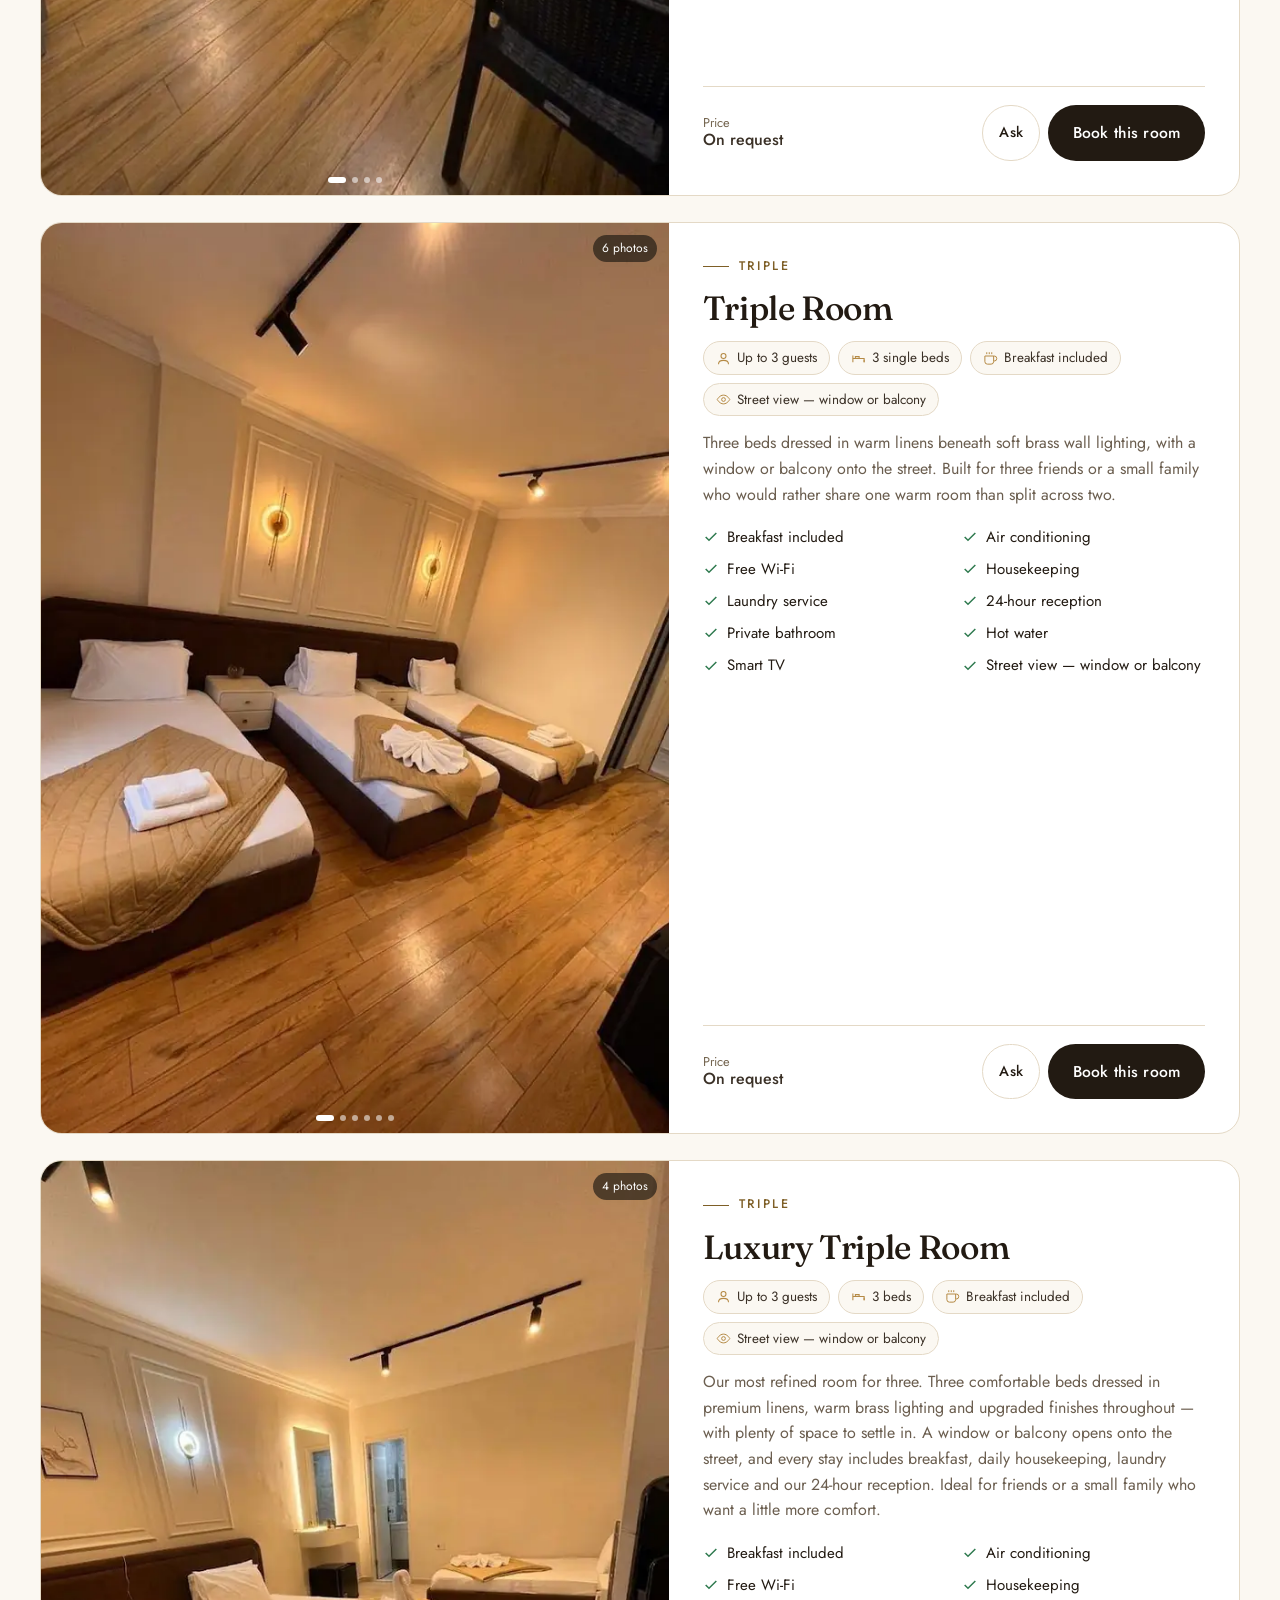
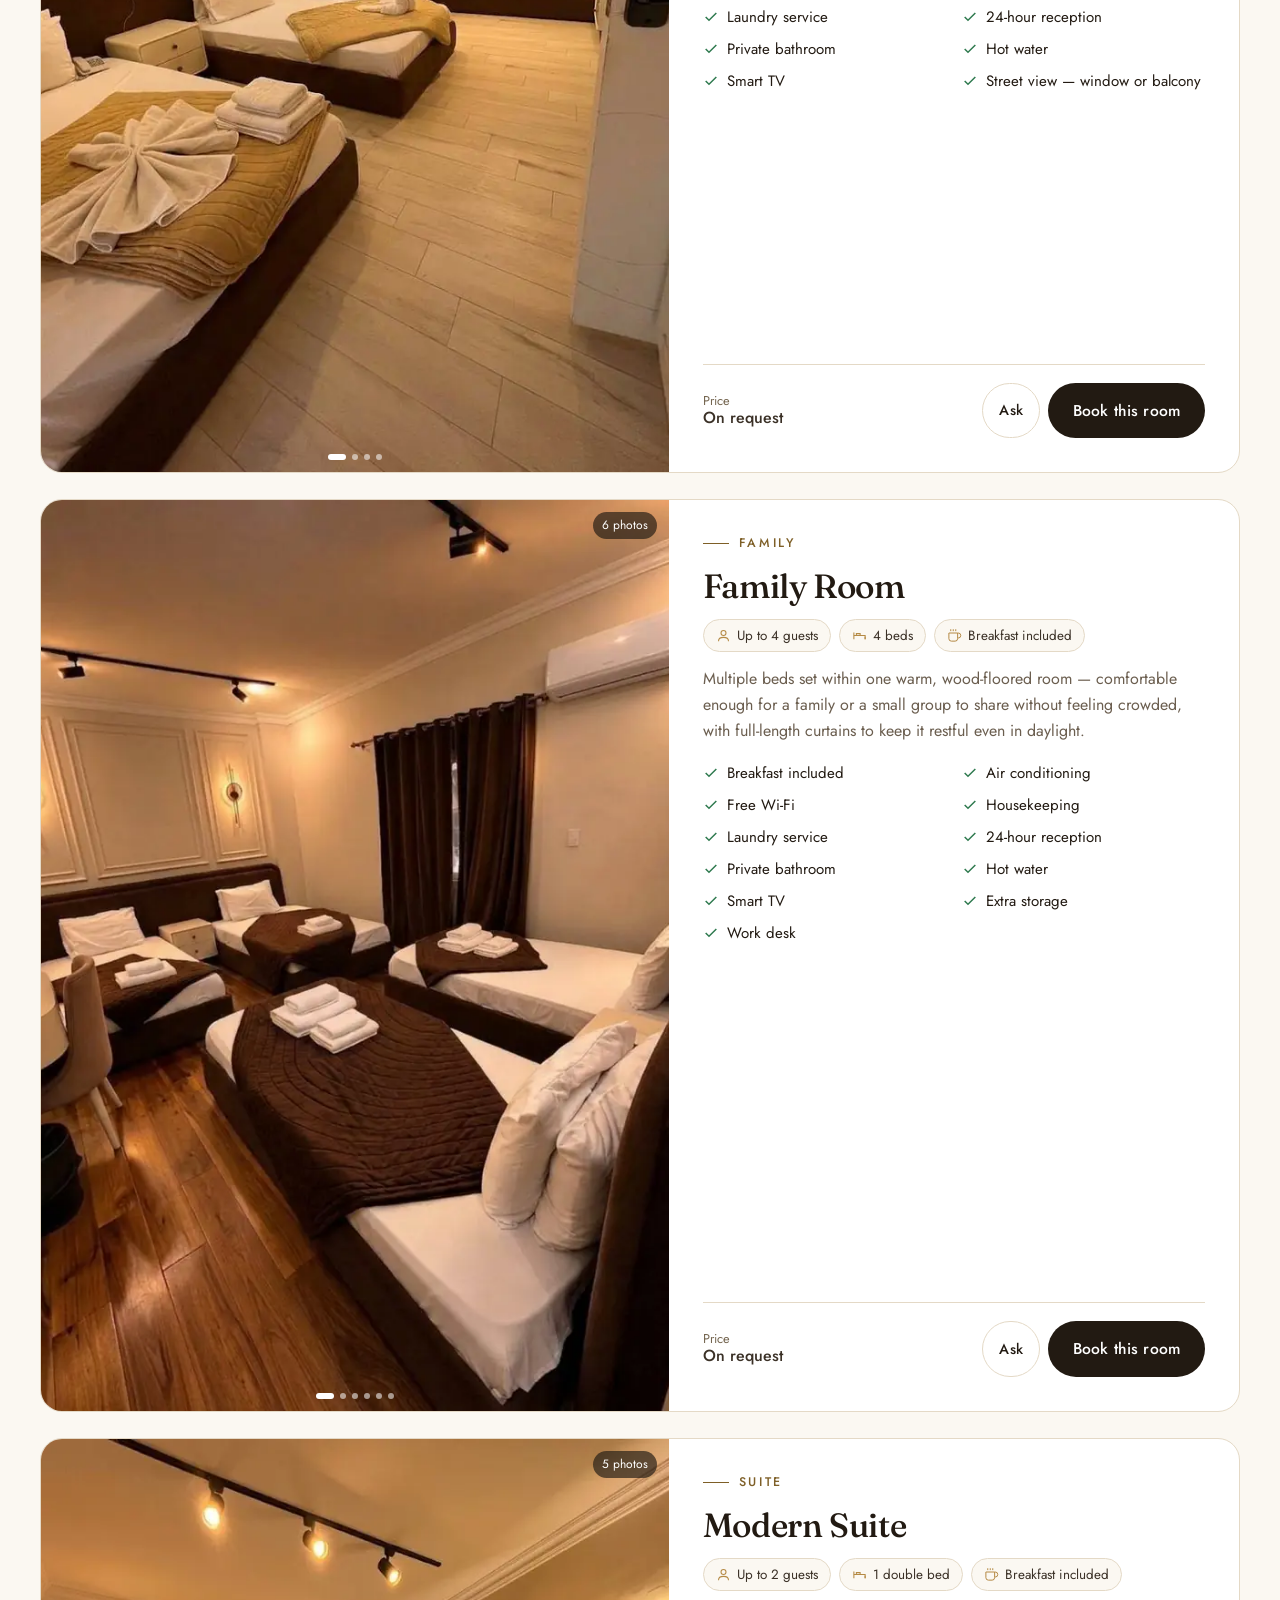
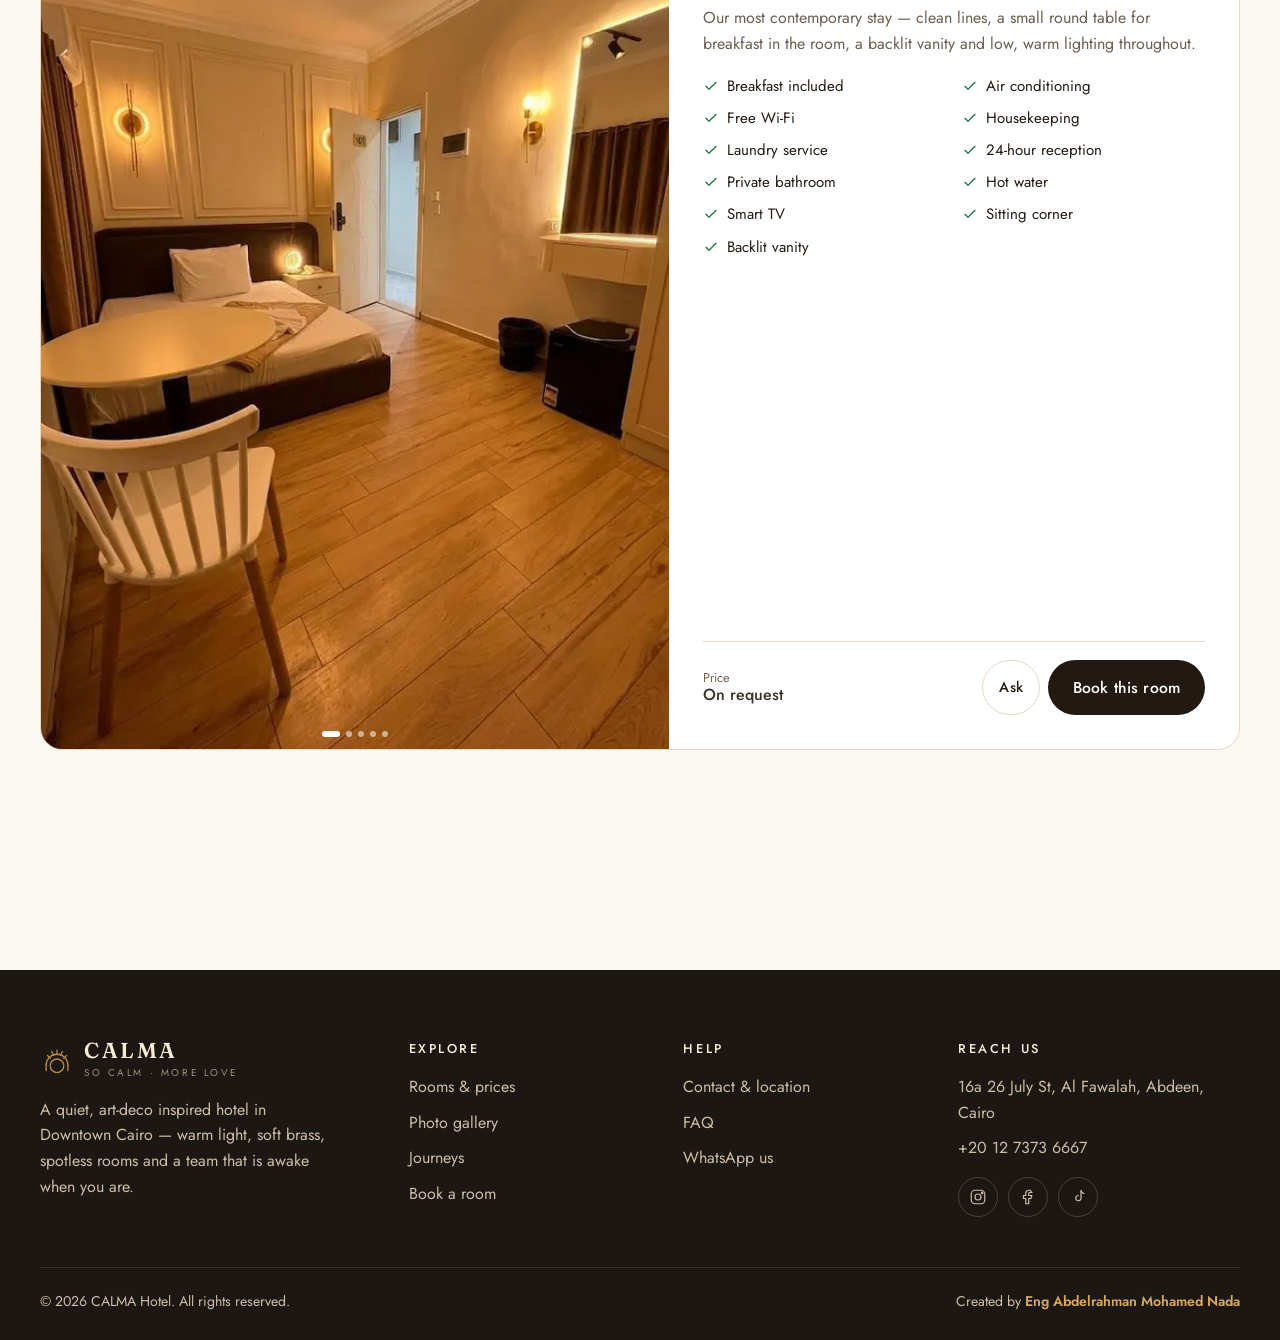
<file: rooms/index.html>
<!DOCTYPE html>
<html lang="en">
<head>
<meta charset="UTF-8">
<meta name="viewport" content="width=device-width, initial-scale=1, viewport-fit=cover">
<title>Rooms & prices — CALMA Hotel Cairo</title>
<meta name="description" content="Deluxe Double, Classic Twin, Triple, Family Room and Modern Suite — real photos, prices and instant booking.">
<link rel="canonical" href="https://calmacairohotel.com/rooms/">
<link rel="icon" type="image/svg+xml" href="/assets/img/logo-mark.svg">
<link rel="icon" type="image/png" sizes="32x32" href="/assets/img/favicon-32.png">
<link rel="apple-touch-icon" sizes="180x180" href="/assets/img/apple-touch-icon.png">
<link rel="manifest" href="/site.webmanifest">
<meta name="theme-color" content="#FBF8F2">
<meta property="og:type" content="website">
<meta property="og:site_name" content="CALMA Hotel">
<meta property="og:title" content="Rooms & prices — CALMA Hotel Cairo">
<meta property="og:description" content="Deluxe Double, Classic Twin, Triple, Family Room and Modern Suite — real photos, prices and instant booking.">
<meta property="og:image" content="https://calmacairohotel.com/assets/img/og-image.jpg">
<meta property="og:url" content="https://calmacairohotel.com/rooms/">
<meta name="twitter:card" content="summary_large_image">
<link rel="preconnect" href="https://fonts.googleapis.com">
<link rel="preconnect" href="https://fonts.gstatic.com" crossorigin>
<link rel="preconnect" href="https://script.google.com">
<link rel="preconnect" href="https://script.googleusercontent.com">
<link rel="preload" as="style" href="https://fonts.googleapis.com/css2?family=Fraunces:ital,opsz,wght@0,9..144,400;0,9..144,500;0,9..144,600;1,9..144,400;1,9..144,500&amp;family=Jost:wght@400;500;600&amp;display=swap" onload="this.onload=null;this.rel='stylesheet'">
<noscript><link rel="stylesheet" href="https://fonts.googleapis.com/css2?family=Fraunces:ital,opsz,wght@0,9..144,400;0,9..144,500;0,9..144,600;1,9..144,400;1,9..144,500&amp;family=Jost:wght@400;500;600&amp;display=swap"></noscript>
<link rel="stylesheet" href="/assets/css/site.css">
<link rel="preload" href="/data/content.json" as="fetch" crossorigin>
<script type="application/ld+json">
{"@context":"https://schema.org","@type":"Hotel","name":"CALMA Hotel","url":"https://calmacairohotel.com/","logo":"https://calmacairohotel.com/assets/img/icon-512.png","image":"https://calmacairohotel.com/assets/img/og-image.jpg","description":"A quiet, art-deco inspired hotel in Downtown Cairo.","address":{"@type":"PostalAddress","streetAddress":"16a 26 July St, Al Fawalah, Abdeen","addressLocality":"Cairo","addressRegion":"Cairo Governorate","postalCode":"4280180","addressCountry":"EG"},"telephone":"+201273736667","sameAs":["https://www.instagram.com/calma__hotel/","https://web.facebook.com/profile.php?id=61592420100358","https://www.tiktok.com/@calma__hotel","https://www.booking.com/hotel/eg/koko-zbky.html"]}
</script>
</head>
<body data-page="rooms">
<a class="sr-only" href="#main">Skip to content</a>
<div class="announce"><b>Book direct &amp; save 30% vs Booking.com</b> — best price guaranteed on this website</div>
<header class="nav" id="nav"><div class="wrap"><a class="brand" href="/" aria-label="CALMA Hotel home"><svg viewBox="0 0 100 100" fill="none" stroke="currentColor" stroke-width="4" stroke-linecap="round"><path d="M18 62 A32 32 0 0 1 82 62"></path><circle cx="50" cy="64" r="20"></circle><line x1="50" y1="18" x2="50" y2="30"></line><line x1="34" y1="22" x2="40" y2="33"></line><line x1="66" y1="22" x2="60" y2="33"></line><line x1="22" y1="34" x2="30" y2="42"></line><line x1="78" y1="34" x2="70" y2="42"></line><path d="M18 62 L18 78"></path><path d="M82 62 L82 78"></path></svg><span><b>CALMA</b><small>SO CALM · MORE LOVE</small></span></a><ul class="nav-links"><li><a href="/">Home</a></li><li><a href="/rooms/" class="on">Rooms</a></li><li><a href="/#gallery">Gallery</a></li><li><a href="/offers/">Journeys</a></li><li><a href="/contact/">Contact</a></li></ul><div class="nav-actions"><a class="btn btn-ghost btn-sm hide-m" href="https://wa.me/201273736667?text=Hello%20CALMA%20Hotel%2C%20I%20have%20a%20question." target="_blank" rel="noopener"><svg viewBox="0 0 24 24" fill="currentColor"><path d="M12 2a10 10 0 0 0-8.6 15.1L2 22l5-1.3A10 10 0 1 0 12 2zm0 18.2a8.2 8.2 0 0 1-4.2-1.2l-.3-.2-3 .8.8-2.9-.2-.3A8.2 8.2 0 1 1 12 20.2zm4.5-6.1c-.2-.1-1.5-.7-1.7-.8s-.4-.1-.6.1-.7.8-.8 1-.3.2-.5.1a6.7 6.7 0 0 1-3.3-2.9c-.3-.4.2-.4.7-1.4.1-.2 0-.3 0-.5l-.8-1.8c-.2-.5-.4-.4-.6-.4h-.5a1 1 0 0 0-.7.3 3 3 0 0 0-.9 2.2 5.2 5.2 0 0 0 1.1 2.7 11.8 11.8 0 0 0 4.5 4c1.7.7 2.3.8 3.2.6a2.7 2.7 0 0 0 1.8-1.2 2.2 2.2 0 0 0 .2-1.3c-.1-.1-.3-.2-.5-.3z"></path></svg> WhatsApp</a><a class="btn btn-primary btn-sm" href="/book/">Book now</a><button class="icon-btn menu-btn" aria-label="Open menu" aria-expanded="false"><svg viewBox="0 0 24 24" fill="none" stroke="currentColor" stroke-width="1.7"><line x1="3" y1="7" x2="21" y2="7"></line><line x1="3" y1="12" x2="21" y2="12"></line><line x1="3" y1="17" x2="21" y2="17"></line></svg></button></div></div></header>
<main id="main">
<section class="phead"><div class="wrap"><div class="crumbs"><a href="/">Home</a> / Rooms</div><h1>Rooms &amp; prices</h1><p>7 room types. Every room includes breakfast, air conditioning, hot water, a TV, free Wi-Fi, housekeeping, laundry service and 24-hour reception. Book direct &amp; save 30% vs Booking.com.</p><form class="searchbar" action="/book/" autocomplete="off"><div class="sb-field sb-date"><label for="sb-in">Check-in</label><span class="val" data-show="in">Mon 26 Oct</span><input type="date" id="sb-in" name="in" min="2026-10-25" value="2026-10-26" required=""></div><div class="sb-field sb-date"><label for="sb-out">Check-out</label><span class="val" data-show="out">Wed 28 Oct</span><input type="date" id="sb-out" name="out" min="2026-10-27" value="2026-10-28" required=""></div><div class="sb-field" data-guests=""><label>Guests</label><div class="val" tabindex="0" role="button" aria-haspopup="true"><span data-gl="">2 adults</span></div><input type="hidden" name="ad" value="2"><input type="hidden" name="ch" value="0"><div class="guest-pop"><div class="stepper"><div>Adults<small>Age 13+</small></div><div class="ctl"><button type="button" data-k="ad" data-d="-1" aria-label="Fewer adults">−</button><output data-o="ad">2</output><button type="button" data-k="ad" data-d="1" aria-label="More adults">+</button></div></div><div class="stepper"><div>Children<small>Age 0–12</small></div><div class="ctl"><button type="button" data-k="ch" data-d="-1" aria-label="Fewer children">−</button><output data-o="ch">0</output><button type="button" data-k="ch" data-d="1" aria-label="More children">+</button></div></div><button type="button" class="btn btn-primary btn-sm btn-block" data-done="" style="margin-top:10px">Done</button></div></div><button class="btn btn-primary" type="submit">Check availability <svg viewBox="0 0 24 24" fill="none" stroke="currentColor" stroke-width="1.8"><line x1="4" y1="12" x2="20" y2="12"></line><polyline points="14 6 20 12 14 18"></polyline></svg></button></form></div></section><section class="section" style="padding-top:20px"><div class="wrap"><div class="filters"><button class="tab on" data-f="All rooms">All rooms</button><button class="tab" data-f="Single">Single</button><button class="tab" data-f="Double">Double</button><button class="tab" data-f="Twin">Twin</button><button class="tab" data-f="Triple">Triple</button><button class="tab" data-f="Family">Family</button><button class="tab" data-f="Suite">Suite</button><button class="tab" data-g="3">3+ guests</button></div><div id="rlist"><article class="room-wide rv in" id="single" data-cat="Single" data-max="1"><div><div class="carousel" id="cw4b5ax" data-imgs="[&quot;/assets/img/h/single-1.webp&quot;,&quot;/assets/img/h/room-door.webp&quot;,&quot;/assets/img/h/bath-2.webp&quot;,&quot;/assets/img/h/corridor.webp&quot;]" data-alt="Single Room"><div class="track"><img src="/assets/img/h/single-1.webp" width="750" height="1000" sizes="(max-width:860px) 92vw, 55vw" alt="Single Room — photo 1" loading="lazy" decoding="async"><img src="/assets/img/h/room-door.webp" width="750" height="1000" sizes="(max-width:860px) 92vw, 55vw" alt="Single Room — photo 2" loading="lazy" decoding="async"><img src="/assets/img/h/bath-2.webp" width="750" height="1000" sizes="(max-width:860px) 92vw, 55vw" alt="Single Room — photo 3" loading="lazy" decoding="async"><img src="/assets/img/h/corridor.webp" width="750" height="1000" sizes="(max-width:860px) 92vw, 55vw" alt="Single Room — photo 4" loading="lazy" decoding="async"></div><button class="nav-arrow prev" aria-label="Previous photo"><svg viewBox="0 0 24 24" fill="none" stroke="currentColor" stroke-width="2"><polyline points="15 18 9 12 15 6"></polyline></svg></button><button class="nav-arrow next" aria-label="Next photo"><svg viewBox="0 0 24 24" fill="none" stroke="currentColor" stroke-width="2"><polyline points="9 18 15 12 9 6"></polyline></svg></button><div class="dots"><i class="on"></i><i></i><i></i><i></i></div><span class="count">4 photos</span></div><div class="thumbs"><img src="/assets/img/h/single-1.webp" alt="" data-i="0" class="on" loading="lazy"><img src="/assets/img/h/room-door.webp" alt="" data-i="1" loading="lazy"><img src="/assets/img/h/bath-2.webp" alt="" data-i="2" loading="lazy"><img src="/assets/img/h/corridor.webp" alt="" data-i="3" loading="lazy"></div></div><div class="body"><span class="eyebrow">Single</span><h2>Single Room</h2><div class="meta-row"><span class="pill"><svg viewBox="0 0 24 24" fill="none" stroke="currentColor" stroke-width="1.7"><circle cx="12" cy="8" r="4"></circle><path d="M4 21c0-4 4-6 8-6s8 2 8 6"></path></svg> Up to 1 guest</span><span class="pill"><svg viewBox="0 0 24 24" fill="none" stroke="currentColor" stroke-width="1.7"><path d="M3 18V7"></path><path d="M3 12h18v6"></path><path d="M21 18v-4"></path><path d="M7 12V9h6v3"></path></svg> 1 single bed</span><span class="pill"><svg viewBox="0 0 24 24" fill="none" stroke="currentColor" stroke-width="1.6"><path d="M17 8h1a4 4 0 0 1 0 8h-1"></path><path d="M3 8h14v9a4 4 0 0 1-4 4H7a4 4 0 0 1-4-4z"></path><path d="M6 2v3M10 2v3M14 2v3"></path></svg> Breakfast included</span><span class="pill"><svg viewBox="0 0 24 24" fill="none" stroke="currentColor" stroke-width="1.6"><path d="M2 12s3.6-7 10-7 10 7 10 7-3.6 7-10 7S2 12 2 12z"></path><circle cx="12" cy="12" r="3"></circle></svg> Street view — window or balcony</span></div><p class="desc">A quiet, comfortable room for the solo traveller — warm lighting, a vanity with a backlit mirror and everything you need for a restful night. Facing the street, with a window or a balcony.</p><ul class="amen-list"><li><svg viewBox="0 0 24 24" fill="none" stroke="currentColor" stroke-width="2.2"><polyline points="20 6 9 17 4 12"></polyline></svg>Breakfast included</li><li><svg viewBox="0 0 24 24" fill="none" stroke="currentColor" stroke-width="2.2"><polyline points="20 6 9 17 4 12"></polyline></svg>Air conditioning</li><li><svg viewBox="0 0 24 24" fill="none" stroke="currentColor" stroke-width="2.2"><polyline points="20 6 9 17 4 12"></polyline></svg>Free Wi-Fi</li><li><svg viewBox="0 0 24 24" fill="none" stroke="currentColor" stroke-width="2.2"><polyline points="20 6 9 17 4 12"></polyline></svg>Housekeeping</li><li><svg viewBox="0 0 24 24" fill="none" stroke="currentColor" stroke-width="2.2"><polyline points="20 6 9 17 4 12"></polyline></svg>Laundry service</li><li><svg viewBox="0 0 24 24" fill="none" stroke="currentColor" stroke-width="2.2"><polyline points="20 6 9 17 4 12"></polyline></svg>24-hour reception</li><li><svg viewBox="0 0 24 24" fill="none" stroke="currentColor" stroke-width="2.2"><polyline points="20 6 9 17 4 12"></polyline></svg>Private bathroom</li><li><svg viewBox="0 0 24 24" fill="none" stroke="currentColor" stroke-width="2.2"><polyline points="20 6 9 17 4 12"></polyline></svg>Hot water</li><li><svg viewBox="0 0 24 24" fill="none" stroke="currentColor" stroke-width="2.2"><polyline points="20 6 9 17 4 12"></polyline></svg>Smart TV</li><li><svg viewBox="0 0 24 24" fill="none" stroke="currentColor" stroke-width="2.2"><polyline points="20 6 9 17 4 12"></polyline></svg>Street view — window or balcony</li></ul><div class="foot"><div class="price"><small>Price</small><span class="ask">On request</span></div><div style="display:flex;gap:8px;flex-wrap:wrap"><a class="btn btn-ghost btn-sm" href="https://wa.me/201273736667?text=Hello%20CALMA%20Hotel%2C%20I%20have%20a%20question%20about%20the%20Single%20Room." target="_blank" rel="noopener">Ask</a><a class="btn btn-primary" href="/book/?room=single">Book this room</a></div></div></div></article><article class="room-wide rv in" id="deluxe-double" data-cat="Double" data-max="2"><div><div class="carousel" id="cieg2w5" data-imgs="[&quot;/assets/img/h/double-1.webp&quot;,&quot;/assets/img/h/double-2.webp&quot;,&quot;/assets/img/h/double-3.webp&quot;,&quot;/assets/img/h/double-4.webp&quot;,&quot;/assets/img/h/bath-1.webp&quot;]" data-alt="Deluxe Double Room"><div class="track"><img src="/assets/img/h/double-1.webp" width="750" height="1000" sizes="(max-width:860px) 92vw, 55vw" alt="Deluxe Double Room — photo 1" loading="lazy" decoding="async"><img src="/assets/img/h/double-2.webp" width="750" height="1000" sizes="(max-width:860px) 92vw, 55vw" alt="Deluxe Double Room — photo 2" loading="lazy" decoding="async"><img src="/assets/img/h/double-3.webp" width="750" height="1000" sizes="(max-width:860px) 92vw, 55vw" alt="Deluxe Double Room — photo 3" loading="lazy" decoding="async"><img src="/assets/img/h/double-4.webp" width="750" height="1000" sizes="(max-width:860px) 92vw, 55vw" alt="Deluxe Double Room — photo 4" loading="lazy" decoding="async"><img src="/assets/img/h/bath-1.webp" width="750" height="1000" sizes="(max-width:860px) 92vw, 55vw" alt="Deluxe Double Room — photo 5" loading="lazy" decoding="async"></div><button class="nav-arrow prev" aria-label="Previous photo"><svg viewBox="0 0 24 24" fill="none" stroke="currentColor" stroke-width="2"><polyline points="15 18 9 12 15 6"></polyline></svg></button><button class="nav-arrow next" aria-label="Next photo"><svg viewBox="0 0 24 24" fill="none" stroke="currentColor" stroke-width="2"><polyline points="9 18 15 12 9 6"></polyline></svg></button><div class="dots"><i class="on"></i><i></i><i></i><i></i><i></i></div><span class="count">5 photos</span></div><div class="thumbs"><img src="/assets/img/h/double-1.webp" alt="" data-i="0" class="on" loading="lazy"><img src="/assets/img/h/double-2.webp" alt="" data-i="1" loading="lazy"><img src="/assets/img/h/double-3.webp" alt="" data-i="2" loading="lazy"><img src="/assets/img/h/double-4.webp" alt="" data-i="3" loading="lazy"><img src="/assets/img/h/bath-1.webp" alt="" data-i="4" loading="lazy"></div></div><div class="body"><span class="eyebrow">Double</span><h2>Deluxe Double Room</h2><div class="meta-row"><span class="pill"><svg viewBox="0 0 24 24" fill="none" stroke="currentColor" stroke-width="1.7"><circle cx="12" cy="8" r="4"></circle><path d="M4 21c0-4 4-6 8-6s8 2 8 6"></path></svg> Up to 2 guests</span><span class="pill"><svg viewBox="0 0 24 24" fill="none" stroke="currentColor" stroke-width="1.7"><path d="M3 18V7"></path><path d="M3 12h18v6"></path><path d="M21 18v-4"></path><path d="M7 12V9h6v3"></path></svg> 1 double bed or 2 single beds</span><span class="pill"><svg viewBox="0 0 24 24" fill="none" stroke="currentColor" stroke-width="1.6"><path d="M17 8h1a4 4 0 0 1 0 8h-1"></path><path d="M3 8h14v9a4 4 0 0 1-4 4H7a4 4 0 0 1-4-4z"></path><path d="M6 2v3M10 2v3M14 2v3"></path></svg> Breakfast included</span><span class="pill"><svg viewBox="0 0 24 24" fill="none" stroke="currentColor" stroke-width="1.6"><path d="M2 12s3.6-7 10-7 10 7 10 7-3.6 7-10 7S2 12 2 12z"></path><circle cx="12" cy="12" r="3"></circle></svg> Street view — window or balcony</span></div><p class="desc">Choose one generous double bed or two single beds — tell us which when you book. A proper desk for slow mornings with a laptop, softer furnishings throughout, and a window or balcony onto the street.</p><ul class="amen-list"><li><svg viewBox="0 0 24 24" fill="none" stroke="currentColor" stroke-width="2.2"><polyline points="20 6 9 17 4 12"></polyline></svg>Breakfast included</li><li><svg viewBox="0 0 24 24" fill="none" stroke="currentColor" stroke-width="2.2"><polyline points="20 6 9 17 4 12"></polyline></svg>Air conditioning</li><li><svg viewBox="0 0 24 24" fill="none" stroke="currentColor" stroke-width="2.2"><polyline points="20 6 9 17 4 12"></polyline></svg>Free Wi-Fi</li><li><svg viewBox="0 0 24 24" fill="none" stroke="currentColor" stroke-width="2.2"><polyline points="20 6 9 17 4 12"></polyline></svg>Housekeeping</li><li><svg viewBox="0 0 24 24" fill="none" stroke="currentColor" stroke-width="2.2"><polyline points="20 6 9 17 4 12"></polyline></svg>Laundry service</li><li><svg viewBox="0 0 24 24" fill="none" stroke="currentColor" stroke-width="2.2"><polyline points="20 6 9 17 4 12"></polyline></svg>24-hour reception</li><li><svg viewBox="0 0 24 24" fill="none" stroke="currentColor" stroke-width="2.2"><polyline points="20 6 9 17 4 12"></polyline></svg>Private bathroom</li><li><svg viewBox="0 0 24 24" fill="none" stroke="currentColor" stroke-width="2.2"><polyline points="20 6 9 17 4 12"></polyline></svg>Hot water</li><li><svg viewBox="0 0 24 24" fill="none" stroke="currentColor" stroke-width="2.2"><polyline points="20 6 9 17 4 12"></polyline></svg>Smart TV</li><li><svg viewBox="0 0 24 24" fill="none" stroke="currentColor" stroke-width="2.2"><polyline points="20 6 9 17 4 12"></polyline></svg>Work desk</li><li><svg viewBox="0 0 24 24" fill="none" stroke="currentColor" stroke-width="2.2"><polyline points="20 6 9 17 4 12"></polyline></svg>Street view — window or balcony</li></ul><div class="foot"><div class="price"><small>Price</small><span class="ask">On request</span></div><div style="display:flex;gap:8px;flex-wrap:wrap"><a class="btn btn-ghost btn-sm" href="https://wa.me/201273736667?text=Hello%20CALMA%20Hotel%2C%20I%20have%20a%20question%20about%20the%20Deluxe%20Double%20Room." target="_blank" rel="noopener">Ask</a><a class="btn btn-primary" href="/book/?room=deluxe-double">Book this room</a></div></div></div></article><article class="room-wide rv in" id="classic-twin" data-cat="Twin" data-max="2"><div><div class="carousel" id="c5a8fjm" data-imgs="[&quot;/assets/img/h/twin-1.webp&quot;,&quot;/assets/img/h/twin-2.webp&quot;,&quot;/assets/img/h/balcony-door-2.webp&quot;,&quot;/assets/img/h/bath-2.webp&quot;]" data-alt="Classic Twin Room"><div class="track"><img src="/assets/img/h/twin-1.webp" width="750" height="1000" sizes="(max-width:860px) 92vw, 55vw" alt="Classic Twin Room — photo 1" loading="lazy" decoding="async"><img src="/assets/img/h/twin-2.webp" width="750" height="1000" sizes="(max-width:860px) 92vw, 55vw" alt="Classic Twin Room — photo 2" loading="lazy" decoding="async"><img src="/assets/img/h/balcony-door-2.webp" width="750" height="1000" sizes="(max-width:860px) 92vw, 55vw" alt="Classic Twin Room — photo 3" loading="lazy" decoding="async"><img src="/assets/img/h/bath-2.webp" width="750" height="1000" sizes="(max-width:860px) 92vw, 55vw" alt="Classic Twin Room — photo 4" loading="lazy" decoding="async"></div><button class="nav-arrow prev" aria-label="Previous photo"><svg viewBox="0 0 24 24" fill="none" stroke="currentColor" stroke-width="2"><polyline points="15 18 9 12 15 6"></polyline></svg></button><button class="nav-arrow next" aria-label="Next photo"><svg viewBox="0 0 24 24" fill="none" stroke="currentColor" stroke-width="2"><polyline points="9 18 15 12 9 6"></polyline></svg></button><div class="dots"><i class="on"></i><i></i><i></i><i></i></div><span class="count">4 photos</span></div><div class="thumbs"><img src="/assets/img/h/twin-1.webp" alt="" data-i="0" class="on" loading="lazy"><img src="/assets/img/h/twin-2.webp" alt="" data-i="1" loading="lazy"><img src="/assets/img/h/balcony-door-2.webp" alt="" data-i="2" loading="lazy"><img src="/assets/img/h/bath-2.webp" alt="" data-i="3" loading="lazy"></div></div><div class="body"><span class="eyebrow">Twin</span><h2>Classic Twin Room</h2><div class="meta-row"><span class="pill"><svg viewBox="0 0 24 24" fill="none" stroke="currentColor" stroke-width="1.7"><circle cx="12" cy="8" r="4"></circle><path d="M4 21c0-4 4-6 8-6s8 2 8 6"></path></svg> Up to 2 guests</span><span class="pill"><svg viewBox="0 0 24 24" fill="none" stroke="currentColor" stroke-width="1.7"><path d="M3 18V7"></path><path d="M3 12h18v6"></path><path d="M21 18v-4"></path><path d="M7 12V9h6v3"></path></svg> 2 beds</span><span class="pill"><svg viewBox="0 0 24 24" fill="none" stroke="currentColor" stroke-width="1.6"><path d="M17 8h1a4 4 0 0 1 0 8h-1"></path><path d="M3 8h14v9a4 4 0 0 1-4 4H7a4 4 0 0 1-4-4z"></path><path d="M6 2v3M10 2v3M14 2v3"></path></svg> Breakfast included</span></div><p class="desc">Two beds beneath tall shuttered windows, framed art and a warm wood headboard wall. Our most requested room for friends travelling together, and for guests who like a little more space either side of the bed.</p><ul class="amen-list"><li><svg viewBox="0 0 24 24" fill="none" stroke="currentColor" stroke-width="2.2"><polyline points="20 6 9 17 4 12"></polyline></svg>Breakfast included</li><li><svg viewBox="0 0 24 24" fill="none" stroke="currentColor" stroke-width="2.2"><polyline points="20 6 9 17 4 12"></polyline></svg>Air conditioning</li><li><svg viewBox="0 0 24 24" fill="none" stroke="currentColor" stroke-width="2.2"><polyline points="20 6 9 17 4 12"></polyline></svg>Free Wi-Fi</li><li><svg viewBox="0 0 24 24" fill="none" stroke="currentColor" stroke-width="2.2"><polyline points="20 6 9 17 4 12"></polyline></svg>Housekeeping</li><li><svg viewBox="0 0 24 24" fill="none" stroke="currentColor" stroke-width="2.2"><polyline points="20 6 9 17 4 12"></polyline></svg>Laundry service</li><li><svg viewBox="0 0 24 24" fill="none" stroke="currentColor" stroke-width="2.2"><polyline points="20 6 9 17 4 12"></polyline></svg>24-hour reception</li><li><svg viewBox="0 0 24 24" fill="none" stroke="currentColor" stroke-width="2.2"><polyline points="20 6 9 17 4 12"></polyline></svg>Private bathroom</li><li><svg viewBox="0 0 24 24" fill="none" stroke="currentColor" stroke-width="2.2"><polyline points="20 6 9 17 4 12"></polyline></svg>Hot water</li><li><svg viewBox="0 0 24 24" fill="none" stroke="currentColor" stroke-width="2.2"><polyline points="20 6 9 17 4 12"></polyline></svg>Smart TV</li><li><svg viewBox="0 0 24 24" fill="none" stroke="currentColor" stroke-width="2.2"><polyline points="20 6 9 17 4 12"></polyline></svg>City-facing window</li></ul><div class="foot"><div class="price"><small>Price</small><span class="ask">On request</span></div><div style="display:flex;gap:8px;flex-wrap:wrap"><a class="btn btn-ghost btn-sm" href="https://wa.me/201273736667?text=Hello%20CALMA%20Hotel%2C%20I%20have%20a%20question%20about%20the%20Classic%20Twin%20Room." target="_blank" rel="noopener">Ask</a><a class="btn btn-primary" href="/book/?room=classic-twin">Book this room</a></div></div></div></article><article class="room-wide rv in" id="triple" data-cat="Triple" data-max="3"><div><div class="carousel" id="cikkybh" data-imgs="[&quot;/assets/img/h/triple-1.webp&quot;,&quot;/assets/img/h/triple-2.webp&quot;,&quot;/assets/img/h/triple-3.webp&quot;,&quot;/assets/img/h/triple-4.webp&quot;,&quot;/assets/img/h/triple-5.webp&quot;,&quot;/assets/img/h/shower.webp&quot;]" data-alt="Triple Room"><div class="track"><img src="/assets/img/h/triple-1.webp" width="750" height="1000" sizes="(max-width:860px) 92vw, 55vw" alt="Triple Room — photo 1" loading="lazy" decoding="async"><img src="/assets/img/h/triple-2.webp" width="750" height="1000" sizes="(max-width:860px) 92vw, 55vw" alt="Triple Room — photo 2" loading="lazy" decoding="async"><img src="/assets/img/h/triple-3.webp" width="750" height="1000" sizes="(max-width:860px) 92vw, 55vw" alt="Triple Room — photo 3" loading="lazy" decoding="async"><img src="/assets/img/h/triple-4.webp" width="750" height="1000" sizes="(max-width:860px) 92vw, 55vw" alt="Triple Room — photo 4" loading="lazy" decoding="async"><img src="/assets/img/h/triple-5.webp" width="750" height="1000" sizes="(max-width:860px) 92vw, 55vw" alt="Triple Room — photo 5" loading="lazy" decoding="async"><img src="/assets/img/h/shower.webp" width="750" height="1000" sizes="(max-width:860px) 92vw, 55vw" alt="Triple Room — photo 6" loading="lazy" decoding="async"></div><button class="nav-arrow prev" aria-label="Previous photo"><svg viewBox="0 0 24 24" fill="none" stroke="currentColor" stroke-width="2"><polyline points="15 18 9 12 15 6"></polyline></svg></button><button class="nav-arrow next" aria-label="Next photo"><svg viewBox="0 0 24 24" fill="none" stroke="currentColor" stroke-width="2"><polyline points="9 18 15 12 9 6"></polyline></svg></button><div class="dots"><i class="on"></i><i></i><i></i><i></i><i></i><i></i></div><span class="count">6 photos</span></div><div class="thumbs"><img src="/assets/img/h/triple-1.webp" alt="" data-i="0" class="on" loading="lazy"><img src="/assets/img/h/triple-2.webp" alt="" data-i="1" loading="lazy"><img src="/assets/img/h/triple-3.webp" alt="" data-i="2" loading="lazy"><img src="/assets/img/h/triple-4.webp" alt="" data-i="3" loading="lazy"><img src="/assets/img/h/triple-5.webp" alt="" data-i="4" loading="lazy"><img src="/assets/img/h/shower.webp" alt="" data-i="5" loading="lazy"></div></div><div class="body"><span class="eyebrow">Triple</span><h2>Triple Room</h2><div class="meta-row"><span class="pill"><svg viewBox="0 0 24 24" fill="none" stroke="currentColor" stroke-width="1.7"><circle cx="12" cy="8" r="4"></circle><path d="M4 21c0-4 4-6 8-6s8 2 8 6"></path></svg> Up to 3 guests</span><span class="pill"><svg viewBox="0 0 24 24" fill="none" stroke="currentColor" stroke-width="1.7"><path d="M3 18V7"></path><path d="M3 12h18v6"></path><path d="M21 18v-4"></path><path d="M7 12V9h6v3"></path></svg> 3 single beds</span><span class="pill"><svg viewBox="0 0 24 24" fill="none" stroke="currentColor" stroke-width="1.6"><path d="M17 8h1a4 4 0 0 1 0 8h-1"></path><path d="M3 8h14v9a4 4 0 0 1-4 4H7a4 4 0 0 1-4-4z"></path><path d="M6 2v3M10 2v3M14 2v3"></path></svg> Breakfast included</span><span class="pill"><svg viewBox="0 0 24 24" fill="none" stroke="currentColor" stroke-width="1.6"><path d="M2 12s3.6-7 10-7 10 7 10 7-3.6 7-10 7S2 12 2 12z"></path><circle cx="12" cy="12" r="3"></circle></svg> Street view — window or balcony</span></div><p class="desc">Three beds dressed in warm linens beneath soft brass wall lighting, with a window or balcony onto the street. Built for three friends or a small family who would rather share one warm room than split across two.</p><ul class="amen-list"><li><svg viewBox="0 0 24 24" fill="none" stroke="currentColor" stroke-width="2.2"><polyline points="20 6 9 17 4 12"></polyline></svg>Breakfast included</li><li><svg viewBox="0 0 24 24" fill="none" stroke="currentColor" stroke-width="2.2"><polyline points="20 6 9 17 4 12"></polyline></svg>Air conditioning</li><li><svg viewBox="0 0 24 24" fill="none" stroke="currentColor" stroke-width="2.2"><polyline points="20 6 9 17 4 12"></polyline></svg>Free Wi-Fi</li><li><svg viewBox="0 0 24 24" fill="none" stroke="currentColor" stroke-width="2.2"><polyline points="20 6 9 17 4 12"></polyline></svg>Housekeeping</li><li><svg viewBox="0 0 24 24" fill="none" stroke="currentColor" stroke-width="2.2"><polyline points="20 6 9 17 4 12"></polyline></svg>Laundry service</li><li><svg viewBox="0 0 24 24" fill="none" stroke="currentColor" stroke-width="2.2"><polyline points="20 6 9 17 4 12"></polyline></svg>24-hour reception</li><li><svg viewBox="0 0 24 24" fill="none" stroke="currentColor" stroke-width="2.2"><polyline points="20 6 9 17 4 12"></polyline></svg>Private bathroom</li><li><svg viewBox="0 0 24 24" fill="none" stroke="currentColor" stroke-width="2.2"><polyline points="20 6 9 17 4 12"></polyline></svg>Hot water</li><li><svg viewBox="0 0 24 24" fill="none" stroke="currentColor" stroke-width="2.2"><polyline points="20 6 9 17 4 12"></polyline></svg>Smart TV</li><li><svg viewBox="0 0 24 24" fill="none" stroke="currentColor" stroke-width="2.2"><polyline points="20 6 9 17 4 12"></polyline></svg>Street view — window or balcony</li></ul><div class="foot"><div class="price"><small>Price</small><span class="ask">On request</span></div><div style="display:flex;gap:8px;flex-wrap:wrap"><a class="btn btn-ghost btn-sm" href="https://wa.me/201273736667?text=Hello%20CALMA%20Hotel%2C%20I%20have%20a%20question%20about%20the%20Triple%20Room." target="_blank" rel="noopener">Ask</a><a class="btn btn-primary" href="/book/?room=triple">Book this room</a></div></div></div></article><article class="room-wide rv in" id="luxury-triple" data-cat="Triple" data-max="3"><div><div class="carousel" id="czytmqn" data-imgs="[&quot;/assets/img/h/triple-4.webp&quot;,&quot;/assets/img/h/triple-5.webp&quot;,&quot;/assets/img/h/triple-3.webp&quot;,&quot;/assets/img/h/bath-modern.webp&quot;]" data-alt="Luxury Triple Room"><div class="track"><img src="/assets/img/h/triple-4.webp" width="750" height="1000" sizes="(max-width:860px) 92vw, 55vw" alt="Luxury Triple Room — photo 1" loading="lazy" decoding="async"><img src="/assets/img/h/triple-5.webp" width="750" height="1000" sizes="(max-width:860px) 92vw, 55vw" alt="Luxury Triple Room — photo 2" loading="lazy" decoding="async"><img src="/assets/img/h/triple-3.webp" width="750" height="1000" sizes="(max-width:860px) 92vw, 55vw" alt="Luxury Triple Room — photo 3" loading="lazy" decoding="async"><img src="/assets/img/h/bath-modern.webp" width="750" height="1000" sizes="(max-width:860px) 92vw, 55vw" alt="Luxury Triple Room — photo 4" loading="lazy" decoding="async"></div><button class="nav-arrow prev" aria-label="Previous photo"><svg viewBox="0 0 24 24" fill="none" stroke="currentColor" stroke-width="2"><polyline points="15 18 9 12 15 6"></polyline></svg></button><button class="nav-arrow next" aria-label="Next photo"><svg viewBox="0 0 24 24" fill="none" stroke="currentColor" stroke-width="2"><polyline points="9 18 15 12 9 6"></polyline></svg></button><div class="dots"><i class="on"></i><i></i><i></i><i></i></div><span class="count">4 photos</span></div><div class="thumbs"><img src="/assets/img/h/triple-4.webp" alt="" data-i="0" class="on" loading="lazy"><img src="/assets/img/h/triple-5.webp" alt="" data-i="1" loading="lazy"><img src="/assets/img/h/triple-3.webp" alt="" data-i="2" loading="lazy"><img src="/assets/img/h/bath-modern.webp" alt="" data-i="3" loading="lazy"></div></div><div class="body"><span class="eyebrow">Triple</span><h2>Luxury Triple Room</h2><div class="meta-row"><span class="pill"><svg viewBox="0 0 24 24" fill="none" stroke="currentColor" stroke-width="1.7"><circle cx="12" cy="8" r="4"></circle><path d="M4 21c0-4 4-6 8-6s8 2 8 6"></path></svg> Up to 3 guests</span><span class="pill"><svg viewBox="0 0 24 24" fill="none" stroke="currentColor" stroke-width="1.7"><path d="M3 18V7"></path><path d="M3 12h18v6"></path><path d="M21 18v-4"></path><path d="M7 12V9h6v3"></path></svg> 3 beds</span><span class="pill"><svg viewBox="0 0 24 24" fill="none" stroke="currentColor" stroke-width="1.6"><path d="M17 8h1a4 4 0 0 1 0 8h-1"></path><path d="M3 8h14v9a4 4 0 0 1-4 4H7a4 4 0 0 1-4-4z"></path><path d="M6 2v3M10 2v3M14 2v3"></path></svg> Breakfast included</span><span class="pill"><svg viewBox="0 0 24 24" fill="none" stroke="currentColor" stroke-width="1.6"><path d="M2 12s3.6-7 10-7 10 7 10 7-3.6 7-10 7S2 12 2 12z"></path><circle cx="12" cy="12" r="3"></circle></svg> Street view — window or balcony</span></div><p class="desc">Our most refined room for three. Three comfortable beds dressed in premium linens, warm brass lighting and upgraded finishes throughout — with plenty of space to settle in. A window or balcony opens onto the street, and every stay includes breakfast, daily housekeeping, laundry service and our 24-hour reception. Ideal for friends or a small family who want a little more comfort.</p><ul class="amen-list"><li><svg viewBox="0 0 24 24" fill="none" stroke="currentColor" stroke-width="2.2"><polyline points="20 6 9 17 4 12"></polyline></svg>Breakfast included</li><li><svg viewBox="0 0 24 24" fill="none" stroke="currentColor" stroke-width="2.2"><polyline points="20 6 9 17 4 12"></polyline></svg>Air conditioning</li><li><svg viewBox="0 0 24 24" fill="none" stroke="currentColor" stroke-width="2.2"><polyline points="20 6 9 17 4 12"></polyline></svg>Free Wi-Fi</li><li><svg viewBox="0 0 24 24" fill="none" stroke="currentColor" stroke-width="2.2"><polyline points="20 6 9 17 4 12"></polyline></svg>Housekeeping</li><li><svg viewBox="0 0 24 24" fill="none" stroke="currentColor" stroke-width="2.2"><polyline points="20 6 9 17 4 12"></polyline></svg>Laundry service</li><li><svg viewBox="0 0 24 24" fill="none" stroke="currentColor" stroke-width="2.2"><polyline points="20 6 9 17 4 12"></polyline></svg>24-hour reception</li><li><svg viewBox="0 0 24 24" fill="none" stroke="currentColor" stroke-width="2.2"><polyline points="20 6 9 17 4 12"></polyline></svg>Private bathroom</li><li><svg viewBox="0 0 24 24" fill="none" stroke="currentColor" stroke-width="2.2"><polyline points="20 6 9 17 4 12"></polyline></svg>Hot water</li><li><svg viewBox="0 0 24 24" fill="none" stroke="currentColor" stroke-width="2.2"><polyline points="20 6 9 17 4 12"></polyline></svg>Smart TV</li><li><svg viewBox="0 0 24 24" fill="none" stroke="currentColor" stroke-width="2.2"><polyline points="20 6 9 17 4 12"></polyline></svg>Street view — window or balcony</li></ul><div class="foot"><div class="price"><small>Price</small><span class="ask">On request</span></div><div style="display:flex;gap:8px;flex-wrap:wrap"><a class="btn btn-ghost btn-sm" href="https://wa.me/201273736667?text=Hello%20CALMA%20Hotel%2C%20I%20have%20a%20question%20about%20the%20Luxury%20Triple%20Room." target="_blank" rel="noopener">Ask</a><a class="btn btn-primary" href="/book/?room=luxury-triple">Book this room</a></div></div></div></article><article class="room-wide rv in" id="family" data-cat="Family" data-max="4"><div><div class="carousel" id="cbe4s7h" data-imgs="[&quot;/assets/img/h/family-1.webp&quot;,&quot;/assets/img/h/family-2.webp&quot;,&quot;/assets/img/h/family-3.webp&quot;,&quot;/assets/img/h/family-4.webp&quot;,&quot;/assets/img/h/family-5.webp&quot;,&quot;/assets/img/h/bath-modern.webp&quot;]" data-alt="Family Room"><div class="track"><img src="/assets/img/h/family-1.webp" width="750" height="1000" sizes="(max-width:860px) 92vw, 55vw" alt="Family Room — photo 1" loading="lazy" decoding="async"><img src="/assets/img/h/family-2.webp" width="750" height="1000" sizes="(max-width:860px) 92vw, 55vw" alt="Family Room — photo 2" loading="lazy" decoding="async"><img src="/assets/img/h/family-3.webp" width="750" height="1000" sizes="(max-width:860px) 92vw, 55vw" alt="Family Room — photo 3" loading="lazy" decoding="async"><img src="/assets/img/h/family-4.webp" width="750" height="1000" sizes="(max-width:860px) 92vw, 55vw" alt="Family Room — photo 4" loading="lazy" decoding="async"><img src="/assets/img/h/family-5.webp" width="750" height="1000" sizes="(max-width:860px) 92vw, 55vw" alt="Family Room — photo 5" loading="lazy" decoding="async"><img src="/assets/img/h/bath-modern.webp" width="750" height="1000" sizes="(max-width:860px) 92vw, 55vw" alt="Family Room — photo 6" loading="lazy" decoding="async"></div><button class="nav-arrow prev" aria-label="Previous photo"><svg viewBox="0 0 24 24" fill="none" stroke="currentColor" stroke-width="2"><polyline points="15 18 9 12 15 6"></polyline></svg></button><button class="nav-arrow next" aria-label="Next photo"><svg viewBox="0 0 24 24" fill="none" stroke="currentColor" stroke-width="2"><polyline points="9 18 15 12 9 6"></polyline></svg></button><div class="dots"><i class="on"></i><i></i><i></i><i></i><i></i><i></i></div><span class="count">6 photos</span></div><div class="thumbs"><img src="/assets/img/h/family-1.webp" alt="" data-i="0" class="on" loading="lazy"><img src="/assets/img/h/family-2.webp" alt="" data-i="1" loading="lazy"><img src="/assets/img/h/family-3.webp" alt="" data-i="2" loading="lazy"><img src="/assets/img/h/family-4.webp" alt="" data-i="3" loading="lazy"><img src="/assets/img/h/family-5.webp" alt="" data-i="4" loading="lazy"><img src="/assets/img/h/bath-modern.webp" alt="" data-i="5" loading="lazy"></div></div><div class="body"><span class="eyebrow">Family</span><h2>Family Room</h2><div class="meta-row"><span class="pill"><svg viewBox="0 0 24 24" fill="none" stroke="currentColor" stroke-width="1.7"><circle cx="12" cy="8" r="4"></circle><path d="M4 21c0-4 4-6 8-6s8 2 8 6"></path></svg> Up to 4 guests</span><span class="pill"><svg viewBox="0 0 24 24" fill="none" stroke="currentColor" stroke-width="1.7"><path d="M3 18V7"></path><path d="M3 12h18v6"></path><path d="M21 18v-4"></path><path d="M7 12V9h6v3"></path></svg> 4 beds</span><span class="pill"><svg viewBox="0 0 24 24" fill="none" stroke="currentColor" stroke-width="1.6"><path d="M17 8h1a4 4 0 0 1 0 8h-1"></path><path d="M3 8h14v9a4 4 0 0 1-4 4H7a4 4 0 0 1-4-4z"></path><path d="M6 2v3M10 2v3M14 2v3"></path></svg> Breakfast included</span></div><p class="desc">Multiple beds set within one warm, wood-floored room — comfortable enough for a family or a small group to share without feeling crowded, with full-length curtains to keep it restful even in daylight.</p><ul class="amen-list"><li><svg viewBox="0 0 24 24" fill="none" stroke="currentColor" stroke-width="2.2"><polyline points="20 6 9 17 4 12"></polyline></svg>Breakfast included</li><li><svg viewBox="0 0 24 24" fill="none" stroke="currentColor" stroke-width="2.2"><polyline points="20 6 9 17 4 12"></polyline></svg>Air conditioning</li><li><svg viewBox="0 0 24 24" fill="none" stroke="currentColor" stroke-width="2.2"><polyline points="20 6 9 17 4 12"></polyline></svg>Free Wi-Fi</li><li><svg viewBox="0 0 24 24" fill="none" stroke="currentColor" stroke-width="2.2"><polyline points="20 6 9 17 4 12"></polyline></svg>Housekeeping</li><li><svg viewBox="0 0 24 24" fill="none" stroke="currentColor" stroke-width="2.2"><polyline points="20 6 9 17 4 12"></polyline></svg>Laundry service</li><li><svg viewBox="0 0 24 24" fill="none" stroke="currentColor" stroke-width="2.2"><polyline points="20 6 9 17 4 12"></polyline></svg>24-hour reception</li><li><svg viewBox="0 0 24 24" fill="none" stroke="currentColor" stroke-width="2.2"><polyline points="20 6 9 17 4 12"></polyline></svg>Private bathroom</li><li><svg viewBox="0 0 24 24" fill="none" stroke="currentColor" stroke-width="2.2"><polyline points="20 6 9 17 4 12"></polyline></svg>Hot water</li><li><svg viewBox="0 0 24 24" fill="none" stroke="currentColor" stroke-width="2.2"><polyline points="20 6 9 17 4 12"></polyline></svg>Smart TV</li><li><svg viewBox="0 0 24 24" fill="none" stroke="currentColor" stroke-width="2.2"><polyline points="20 6 9 17 4 12"></polyline></svg>Extra storage</li><li><svg viewBox="0 0 24 24" fill="none" stroke="currentColor" stroke-width="2.2"><polyline points="20 6 9 17 4 12"></polyline></svg>Work desk</li></ul><div class="foot"><div class="price"><small>Price</small><span class="ask">On request</span></div><div style="display:flex;gap:8px;flex-wrap:wrap"><a class="btn btn-ghost btn-sm" href="https://wa.me/201273736667?text=Hello%20CALMA%20Hotel%2C%20I%20have%20a%20question%20about%20the%20Family%20Room." target="_blank" rel="noopener">Ask</a><a class="btn btn-primary" href="/book/?room=family">Book this room</a></div></div></div></article><article class="room-wide rv in" id="modern-suite" data-cat="Suite" data-max="2"><div><div class="carousel" id="cwctalp" data-imgs="[&quot;/assets/img/h/suite-1.webp&quot;,&quot;/assets/img/h/suite-2.webp&quot;,&quot;/assets/img/h/suite-3.webp&quot;,&quot;/assets/img/h/room-wardrobe.webp&quot;,&quot;/assets/img/h/bath-modern.webp&quot;]" data-alt="Modern Suite"><div class="track"><img src="/assets/img/h/suite-1.webp" width="750" height="1000" sizes="(max-width:860px) 92vw, 55vw" alt="Modern Suite — photo 1" loading="lazy" decoding="async"><img src="/assets/img/h/suite-2.webp" width="750" height="1000" sizes="(max-width:860px) 92vw, 55vw" alt="Modern Suite — photo 2" loading="lazy" decoding="async"><img src="/assets/img/h/suite-3.webp" width="750" height="1000" sizes="(max-width:860px) 92vw, 55vw" alt="Modern Suite — photo 3" loading="lazy" decoding="async"><img src="/assets/img/h/room-wardrobe.webp" width="750" height="1000" sizes="(max-width:860px) 92vw, 55vw" alt="Modern Suite — photo 4" loading="lazy" decoding="async"><img src="/assets/img/h/bath-modern.webp" width="750" height="1000" sizes="(max-width:860px) 92vw, 55vw" alt="Modern Suite — photo 5" loading="lazy" decoding="async"></div><button class="nav-arrow prev" aria-label="Previous photo"><svg viewBox="0 0 24 24" fill="none" stroke="currentColor" stroke-width="2"><polyline points="15 18 9 12 15 6"></polyline></svg></button><button class="nav-arrow next" aria-label="Next photo"><svg viewBox="0 0 24 24" fill="none" stroke="currentColor" stroke-width="2"><polyline points="9 18 15 12 9 6"></polyline></svg></button><div class="dots"><i class="on"></i><i></i><i></i><i></i><i></i></div><span class="count">5 photos</span></div><div class="thumbs"><img src="/assets/img/h/suite-1.webp" alt="" data-i="0" class="on" loading="lazy"><img src="/assets/img/h/suite-2.webp" alt="" data-i="1" loading="lazy"><img src="/assets/img/h/suite-3.webp" alt="" data-i="2" loading="lazy"><img src="/assets/img/h/room-wardrobe.webp" alt="" data-i="3" loading="lazy"><img src="/assets/img/h/bath-modern.webp" alt="" data-i="4" loading="lazy"></div></div><div class="body"><span class="eyebrow">Suite</span><h2>Modern Suite</h2><div class="meta-row"><span class="pill"><svg viewBox="0 0 24 24" fill="none" stroke="currentColor" stroke-width="1.7"><circle cx="12" cy="8" r="4"></circle><path d="M4 21c0-4 4-6 8-6s8 2 8 6"></path></svg> Up to 2 guests</span><span class="pill"><svg viewBox="0 0 24 24" fill="none" stroke="currentColor" stroke-width="1.7"><path d="M3 18V7"></path><path d="M3 12h18v6"></path><path d="M21 18v-4"></path><path d="M7 12V9h6v3"></path></svg> 1 double bed</span><span class="pill"><svg viewBox="0 0 24 24" fill="none" stroke="currentColor" stroke-width="1.6"><path d="M17 8h1a4 4 0 0 1 0 8h-1"></path><path d="M3 8h14v9a4 4 0 0 1-4 4H7a4 4 0 0 1-4-4z"></path><path d="M6 2v3M10 2v3M14 2v3"></path></svg> Breakfast included</span></div><p class="desc">Our most contemporary stay — clean lines, a small round table for breakfast in the room, a backlit vanity and low, warm lighting throughout.</p><ul class="amen-list"><li><svg viewBox="0 0 24 24" fill="none" stroke="currentColor" stroke-width="2.2"><polyline points="20 6 9 17 4 12"></polyline></svg>Breakfast included</li><li><svg viewBox="0 0 24 24" fill="none" stroke="currentColor" stroke-width="2.2"><polyline points="20 6 9 17 4 12"></polyline></svg>Air conditioning</li><li><svg viewBox="0 0 24 24" fill="none" stroke="currentColor" stroke-width="2.2"><polyline points="20 6 9 17 4 12"></polyline></svg>Free Wi-Fi</li><li><svg viewBox="0 0 24 24" fill="none" stroke="currentColor" stroke-width="2.2"><polyline points="20 6 9 17 4 12"></polyline></svg>Housekeeping</li><li><svg viewBox="0 0 24 24" fill="none" stroke="currentColor" stroke-width="2.2"><polyline points="20 6 9 17 4 12"></polyline></svg>Laundry service</li><li><svg viewBox="0 0 24 24" fill="none" stroke="currentColor" stroke-width="2.2"><polyline points="20 6 9 17 4 12"></polyline></svg>24-hour reception</li><li><svg viewBox="0 0 24 24" fill="none" stroke="currentColor" stroke-width="2.2"><polyline points="20 6 9 17 4 12"></polyline></svg>Private bathroom</li><li><svg viewBox="0 0 24 24" fill="none" stroke="currentColor" stroke-width="2.2"><polyline points="20 6 9 17 4 12"></polyline></svg>Hot water</li><li><svg viewBox="0 0 24 24" fill="none" stroke="currentColor" stroke-width="2.2"><polyline points="20 6 9 17 4 12"></polyline></svg>Smart TV</li><li><svg viewBox="0 0 24 24" fill="none" stroke="currentColor" stroke-width="2.2"><polyline points="20 6 9 17 4 12"></polyline></svg>Sitting corner</li><li><svg viewBox="0 0 24 24" fill="none" stroke="currentColor" stroke-width="2.2"><polyline points="20 6 9 17 4 12"></polyline></svg>Backlit vanity</li></ul><div class="foot"><div class="price"><small>Price</small><span class="ask">On request</span></div><div style="display:flex;gap:8px;flex-wrap:wrap"><a class="btn btn-ghost btn-sm" href="https://wa.me/201273736667?text=Hello%20CALMA%20Hotel%2C%20I%20have%20a%20question%20about%20the%20Modern%20Suite." target="_blank" rel="noopener">Ask</a><a class="btn btn-primary" href="/book/?room=modern-suite">Book this room</a></div></div></div></article></div></div></section>
</main>
<footer class="footer" id="footer"><div class="wrap"><div class="cols"><div><a class="brand" href="/"><svg viewBox="0 0 100 100" fill="none" stroke="currentColor" stroke-width="4" stroke-linecap="round"><path d="M18 62 A32 32 0 0 1 82 62"></path><circle cx="50" cy="64" r="20"></circle><line x1="50" y1="18" x2="50" y2="30"></line><line x1="34" y1="22" x2="40" y2="33"></line><line x1="66" y1="22" x2="60" y2="33"></line><line x1="22" y1="34" x2="30" y2="42"></line><line x1="78" y1="34" x2="70" y2="42"></line><path d="M18 62 L18 78"></path><path d="M82 62 L82 78"></path></svg><span><b>CALMA</b><small>SO CALM · MORE LOVE</small></span></a><p style="margin-top:16px;max-width:300px">A quiet, art-deco inspired hotel in Downtown Cairo — warm light, soft brass, spotless rooms and a team that is awake when you are.</p></div><div><h2 class="fh">Explore</h2><ul><li><a href="/rooms/">Rooms &amp; prices</a></li><li><a href="/#gallery">Photo gallery</a></li><li><a href="/offers/">Journeys</a></li><li><a href="/book/">Book a room</a></li></ul></div><div><h2 class="fh">Help</h2><ul><li><a href="/contact/">Contact &amp; location</a></li><li><a href="/#faq">FAQ</a></li><li><a href="https://wa.me/201273736667?text=Hello%20CALMA%20Hotel" target="_blank" rel="noopener">WhatsApp us</a></li></ul></div><div><h2 class="fh">Reach us</h2><ul><li>16a 26 July St, Al Fawalah, Abdeen, Cairo</li><li><a href="tel:+201273736667">+20 12 7373 6667</a></li></ul><div class="socials" style="margin-top:16px"><a href="https://www.instagram.com/calma__hotel/" target="_blank" rel="noopener" aria-label="Instagram"><svg viewBox="0 0 24 24" fill="none" stroke="currentColor" stroke-width="1.6"><rect x="3" y="3" width="18" height="18" rx="5"></rect><circle cx="12" cy="12" r="4"></circle><circle cx="17.5" cy="6.5" r="1"></circle></svg></a><a href="https://web.facebook.com/profile.php?id=61592420100358" target="_blank" rel="noopener" aria-label="Facebook"><svg viewBox="0 0 24 24" fill="none" stroke="currentColor" stroke-width="1.6"><path d="M15 3h-2a4 4 0 0 0-4 4v3H6v4h3v7h4v-7h3l1-4h-4V7a1 1 0 0 1 1-1h3z"></path></svg></a><a href="https://www.tiktok.com/@calma__hotel" target="_blank" rel="noopener" aria-label="TikTok"><svg viewBox="0 0 24 24" fill="none" stroke="currentColor" stroke-width="1.6"><path d="M16 3v10.5a3.5 3.5 0 1 1-3-3.46"></path><path d="M16 3c.3 2.4 2 4.2 4.5 4.5"></path></svg></a></div></div></div><div class="bottom"><span>© 2026 CALMA Hotel. All rights reserved.</span><span class="credit">Created by <a href="https://wa.me/201146390054" target="_blank" rel="noopener">Eng Abdelrahman Mohamed Nada</a></span></div></div></footer>
<script src="/assets/js/pricing.js" defer></script>
<script src="/assets/js/app.js" defer></script>
</body>
</html>
</file>
<file: assets/css/site.css>
:root{--ivory:#FBF8F2;--sand:#F3ECDF;--stone:#EAE1D1;--line:#E4D9C6;--ink:#221A12;--ink-80:#3B3127;--ink-60:#6B5E4F;--ink-40:#74654F;--brass:#B58A45;--brass-d:#7E5F27;--gold:#D8A85E;--espresso:#1C1712;--ok:#2F7A4F;--warn:#B4532A;--radius:16px;--radius-s:10px;--shadow:0 1px 2px rgba(34,26,18,.06), 0 10px 30px -12px rgba(34,26,18,.18);--shadow-l:0 30px 60px -24px rgba(34,26,18,.35);--display:"Fraunces", Georgia, "Times New Roman", serif;--ui:"Jost", system-ui, -apple-system, "Segoe UI", Roboto, sans-serif;--wrap:1200px;--nav-h:72px;--ease:cubic-bezier(.2,.7,.2,1)}*,::after,::before{box-sizing:border-box}html{scroll-behavior:smooth;-webkit-text-size-adjust:100%}body{background:var(--ivory);color:var(--ink);font:400 16px/1.6 var(--ui);-webkit-font-smoothing:antialiased}img{height:auto;max-width:100%;display:block}a{color:inherit;text-decoration:none}button,input,select,textarea{font:inherit;color:inherit}h1,h2,h3{font-family:var(--display);font-weight:500;line-height:1.1;letter-spacing:-.01em;margin:0}h1{font-size:clamp(2.4rem,5.2vw,4.4rem)}h2{font-size:clamp(1.9rem,3.4vw,2.9rem)}h3{font-size:1.35rem}body,p{margin:0}.wrap{width:min(var(--wrap),100% - 40px);margin-inline:auto}.sr-only{position:absolute!important;width:1px;height:1px;overflow:hidden;clip:rect(0 0 0 0);white-space:nowrap}:focus-visible{outline:2px solid var(--brass);outline-offset:3px;border-radius:6px}.no-scroll{overflow:hidden}.btn{display:inline-flex;align-items:center;justify-content:center;gap:10px;padding:14px 24px;border-radius:999px;border:1px solid transparent;font-weight:500;font-size:.98rem;letter-spacing:.01em;cursor:pointer;transition:transform .2s var(--ease),background .2s,box-shadow .2s,color .2s;white-space:nowrap}.btn:active{transform:translateY(1px) scale(.99)}.btn-primary{background:var(--ink);color:#fff}.btn-primary:hover{box-shadow:0 10px 24px -10px rgba(148,112,47,.7)}.btn-gold{background:var(--brass);color:#fff}.btn-gold:hover,.btn-primary:hover{background:var(--brass-d)}.btn-ghost{border-color:var(--line);background:#fff}.btn-ghost:hover{border-color:var(--ink-40)}.btn-light{background:rgba(255,255,255,.14);color:#fff;border-color:rgba(255,255,255,.35);backdrop-filter:blur(6px)}.btn-light:hover{background:rgba(255,255,255,.24)}.btn-wa{background:#15803d;color:#fff}.btn-wa:hover{background:#11692f}.btn-sm{padding:10px 16px;font-size:.9rem}.btn-block{width:100%}.btn[disabled]{opacity:.55;pointer-events:none}.btn svg{width:18px;height:18px}.link{color:var(--brass-d);font-weight:500;display:inline-flex;gap:6px;align-items:center}.link:hover{text-decoration:underline;text-underline-offset:4px}.announce{background:var(--espresso);color:#f6ebd7;text-align:center;font-size:.88rem;padding:9px 16px}.announce b{color:var(--gold);font-weight:600}.nav{position:sticky;top:0;z-index:50;height:var(--nav-h);background:rgba(251,248,242,.86);backdrop-filter:saturate(1.4) blur(14px);-webkit-backdrop-filter:saturate(1.4) blur(14px);border-bottom:1px solid transparent;transition:border-color .3s,background .3s}.nav.scrolled{border-bottom-color:var(--line);background:rgba(251,248,242,.95)}.brand,.nav,.nav .wrap{display:flex;align-items:center}.brand,.nav .wrap{gap:28px}.brand{gap:10px}.brand svg{width:34px;height:34px;color:var(--brass)}.brand b,.drawer a.dl{font-family:var(--display)}.brand b{font-size:1.35rem;letter-spacing:.12em;font-weight:600;line-height:1;display:block}.brand small{display:block;font-size:.62rem;letter-spacing:.26em;color:var(--ink-60);margin-top:3px}.nav-links{display:flex;gap:26px;margin:0 auto;padding:0;list-style:none}.nav-links a{font-size:.95rem;color:var(--ink-80);position:relative;padding:6px 0}.nav-links a::after{content:"";position:absolute;left:0;right:0;bottom:-2px;height:1.5px;background:var(--brass);transform:scaleX(0);transition:transform .3s var(--ease)}.nav-links a.on::after,.nav-links a:hover::after{transform:scaleX(1)}.nav-actions{display:flex;align-items:center;gap:10px}.collage .chip i,.icon-btn{border-radius:50%;display:grid;place-items:center}.icon-btn{width:44px;height:44px;border:1px solid var(--line);background:#fff;cursor:pointer}.icon-btn svg{width:20px;height:20px}.menu-btn{display:none}.drawer{position:fixed;inset:0;z-index:80;background:var(--ivory);padding:22px 24px;display:flex;flex-direction:column;gap:6px;transform:translateY(-8px);opacity:0;pointer-events:none;transition:.3s var(--ease)}.drawer.open{transform:none;opacity:1;pointer-events:auto}.drawer .top{display:flex;justify-content:space-between;align-items:center;margin-bottom:18px}.drawer a.dl{font-size:2rem;padding:10px 0;border-bottom:1px solid var(--line)}.drawer .btn{margin-top:22px}.hero{position:relative;padding:48px 0 0}.hero-grid{display:grid;grid-template-columns:1.02fr 1fr;gap:56px;align-items:center}.eyebrow,.hero-trust span{display:inline-flex;align-items:center}.eyebrow{gap:10px;font-size:.78rem;letter-spacing:.22em;text-transform:uppercase;color:var(--brass-d);font-weight:500}.eyebrow::before{content:"";width:26px;height:1px;background:currentColor}.hero h1{margin:18px 0}.hero h1 em{font-style:italic;color:#94702f}.hero .lead{font-size:1.12rem;color:var(--ink-60);max-width:520px}.hero-trust{display:flex;flex-wrap:wrap;gap:10px 22px;margin-top:26px;color:var(--ink-60);font-size:.92rem}.hero-trust span{gap:8px}.hero-trust svg{width:18px;height:18px;color:var(--brass)}.collage{position:relative;height:580px}.collage figure{position:absolute;margin:0;border-radius:22px;overflow:hidden;box-shadow:var(--shadow-l);background:var(--stone)}.collage img{width:100%;height:100%;object-fit:cover;transition:transform 1.2s var(--ease),opacity .8s}.collage figure:hover img,.masonry button:hover img{transform:scale(1.04)}.collage .c1{left:0;top:40px;width:52%;height:470px}.collage .c2{right:0;top:0;width:44%;height:300px}.collage .c3{right:6%;bottom:0;width:38%;height:270px}.collage .chip,.searchbar{background:#fff;box-shadow:var(--shadow)}.collage .chip{position:absolute;left:34%;bottom:26px;padding:12px 16px;gap:12px;align-items:center;font-size:.9rem;z-index:2}.collage .chip b{display:block;font-size:1.02rem}.collage .chip i{width:38px;height:38px;background:var(--sand);color:var(--brass-d);font-style:normal}.searchbar{margin-top:30px;border:1px solid var(--line);border-radius:20px;padding:8px;display:grid;grid-template-columns:1fr 1fr 1fr auto;align-items:stretch}.collage .chip,.sb-field{border-radius:14px;display:flex}.sb-field{padding:10px 16px;flex-direction:column;gap:2px;position:relative;min-width:0;cursor:pointer;transition:background .2s}.sb-field:hover{background:var(--ivory)}.sb-field+.sb-field::before{content:"";position:absolute;left:0;top:16px;bottom:16px;width:1px;background:var(--line)}.sb-field label{font-size:.72rem;letter-spacing:.14em;text-transform:uppercase;color:var(--ink-40);font-weight:600;cursor:pointer}.sb-field input{font-size:1rem;font-weight:500}.sb-field .val,.sb-field input{border:0;padding:0;background:0 0;width:100%;outline:0;min-height:26px;cursor:pointer}.sb-field input::-webkit-calendar-picker-indicator{opacity:.5;cursor:pointer}.sb-date input[type=date]{position:absolute;inset:0;opacity:0;width:100%;height:100%;cursor:pointer;z-index:2}.sb-date input[type=date]::-webkit-calendar-picker-indicator{position:absolute;inset:0;width:100%;height:100%;opacity:0;cursor:pointer}.sb-field .val{font-size:1.02rem;font-weight:500;white-space:nowrap;overflow:hidden;text-overflow:ellipsis}.hero-search{position:relative;z-index:5;margin-top:-40px}.hero-search .searchbar{margin-top:0;padding:10px;box-shadow:var(--shadow-l)}.hero-search .sb-field{padding:14px 22px}.searchbar .btn{border-radius:14px;padding:0 26px}.guest-pop,.stepper button{border:1px solid var(--line);background:#fff}.guest-pop{position:absolute;top:calc(100% + 10px);left:0;z-index:30;width:290px;border-radius:16px;box-shadow:var(--shadow-l);padding:16px 18px;display:none;cursor:default}.guest-pop.open,.perk b{display:block}.stepper{justify-content:space-between;padding:10px 0}.stepper+.stepper{border-top:1px solid var(--line)}.price small,.stepper small{display:block;color:var(--ink-40);font-size:.82rem}.stepper,.stepper .ctl{display:flex;align-items:center}.stepper .ctl{gap:12px}.stepper button{width:34px;height:34px;border-radius:50%;cursor:pointer;font-size:1.1rem;line-height:1}.stepper button:hover{border-color:var(--ink)}.stepper output{min-width:18px;text-align:center;font-weight:600}.section{padding:110px 0}.section.tight{padding:70px 0}.on-sand,.perk i{background:var(--sand)}.on-dark{background:var(--espresso);color:#f3eadb}.on-dark .eyebrow{color:var(--gold)}.head{display:flex;justify-content:space-between;align-items:end;gap:24px;margin-bottom:44px;flex-wrap:wrap}.head h2,.head p{margin-top:12px}.head p{color:var(--ink-60);max-width:520px}.on-dark .head p{color:#cbbba3}.center{text-align:center}.head.center{flex-direction:column;align-items:center}.perks{display:grid;grid-template-columns:repeat(4,1fr);gap:16px}.perk{background:#fff;border:1px solid var(--line);border-radius:var(--radius);padding:22px;display:flex;gap:14px;align-items:flex-start}.perk i{flex:none;width:44px;height:44px;border-radius:12px;color:var(--brass-d);display:grid;place-items:center}.perk i svg{width:22px;height:22px}.perk b{margin-bottom:2px}.perk span,.price s{font-size:.9rem;color:var(--ink-60)}.rooms-grid{display:grid;grid-template-columns:repeat(3,1fr);gap:26px}.room{background:#fff;border-radius:20px;border:1px solid var(--line);overflow:hidden;transition:transform .35s var(--ease),box-shadow .35s}.room:hover{transform:translateY(-4px);box-shadow:var(--shadow-l)}.room,.room .body{display:flex;flex-direction:column}.room .body{padding:20px 22px 22px;gap:10px;flex:1}.room .cat{font-size:.74rem;letter-spacing:.18em;text-transform:uppercase;color:var(--brass-d);font-weight:600}.room h3{font-size:1.5rem}.room .facts{display:flex;flex-wrap:wrap;gap:8px 16px;color:var(--ink-60);font-size:.9rem}.room .facts span{display:inline-flex;gap:6px;align-items:center}.room .facts svg{width:16px;height:16px;color:var(--brass)}.room .short{color:var(--ink-60);font-size:.95rem}.room .foot{margin-top:auto;padding-top:14px;border-top:1px solid var(--line);display:flex;justify-content:space-between;align-items:center;gap:12px}.price{line-height:1.15}.price small{font-size:.8rem}.price b{font-size:1.35rem;font-family:var(--display);font-weight:600}.price s{color:var(--ink-40);margin-left:6px}.price .ask{font-size:1rem;font-weight:500;color:var(--ink-80)}.badge{position:absolute;left:14px;top:14px;z-index:3;background:rgba(28,23,18,.78);color:#f6ebd7;font-size:.76rem;padding:6px 11px;border-radius:999px;backdrop-filter:blur(6px);letter-spacing:.02em}.carousel{position:relative;aspect-ratio:4/3.4;background:var(--stone);overflow:hidden}.carousel .track{display:flex;height:100%;overflow-x:auto;scroll-snap-type:x mandatory;scrollbar-width:none;scroll-behavior:smooth}.carousel .track::-webkit-scrollbar{display:none}.carousel .track img{flex:0 0 100%;width:100%;height:100%;object-fit:cover;scroll-snap-align:start;cursor:zoom-in}.carousel .nav-arrow{position:absolute;top:50%;transform:translateY(-50%);width:38px;height:38px;border-radius:50%;border:0;background:rgba(255,255,255,.92);box-shadow:var(--shadow);cursor:pointer;display:grid;place-items:center;opacity:0;transition:opacity .25s;z-index:2}.carousel:focus-within .nav-arrow,.carousel:hover .nav-arrow{opacity:1}.carousel .prev{left:10px}.carousel .next{right:10px}.carousel .nav-arrow svg{width:18px;height:18px}.carousel .dots,.tabs{display:flex;justify-content:center}.carousel .dots{position:absolute;bottom:12px;left:0;right:0;gap:6px;z-index:2}.carousel .dots i{width:6px;height:6px;border-radius:50%;background:rgba(255,255,255,.55);transition:.25s}.carousel .dots i.on{background:#fff;width:18px;border-radius:4px}.carousel .count{position:absolute;right:12px;top:12px;z-index:2;background:rgba(28,23,18,.65);color:#fff;font-size:.75rem;padding:4px 9px;border-radius:999px}.tabs{gap:8px;flex-wrap:wrap;margin-bottom:30px}.tab{border:1px solid var(--line);background:#fff;border-radius:999px;padding:9px 18px;cursor:pointer;font-size:.92rem;transition:.2s}.tab:hover{border-color:var(--ink-40)}.tab.on{background:var(--ink);color:#fff;border-color:var(--ink)}.masonry{columns:4 240px;column-gap:14px}.masonry button{all:unset;display:block;margin-bottom:14px;border-radius:14px;overflow:hidden;cursor:zoom-in;break-inside:avoid;position:relative;background:var(--stone)}.masonry img{width:100%;height:auto;transition:transform .6s var(--ease)}.more-wrap{text-align:center;margin-top:18px}.masonry button:focus-visible{outline:2px solid var(--brass);outline-offset:2px}.lightbox{position:fixed;inset:0;z-index:100;background:rgba(16,12,9,.94);display:none;align-items:center;justify-content:center}.lightbox.open{display:flex}.lightbox img{max-width:min(92vw,1100px);max-height:84vh;border-radius:10px;object-fit:contain;box-shadow:0 30px 80px rgba(0,0,0,.5)}.lightbox .lb-btn{position:absolute;width:52px;height:52px;border-radius:50%;border:0;background:rgba(255,255,255,.1);color:#fff;cursor:pointer;display:grid;place-items:center}.lightbox .lb-btn:hover{background:rgba(255,255,255,.22)}.lightbox .lb-btn svg{width:22px;height:22px}.lightbox .lb-close{top:18px;right:18px}.lightbox .lb-prev{left:18px}.lightbox .lb-next{right:18px}.lightbox .lb-cap{position:absolute;bottom:20px;left:0;right:0;text-align:center;color:#d9ccb8;font-size:.92rem}.amen{display:grid;grid-template-columns:repeat(4,1fr);gap:1px;background:var(--line);border:1px solid var(--line);border-radius:var(--radius);overflow:hidden}.amen div{background:var(--ivory);padding:26px 24px}.amen svg{width:28px;height:28px;color:var(--brass);margin-bottom:14px}.amen b{display:block;font-family:var(--display);font-weight:500;font-size:1.15rem;margin-bottom:4px}.amen span{color:var(--ink-60);font-size:.92rem}.journeys{display:grid;grid-template-columns:repeat(3,1fr);gap:20px}.journey{position:relative;border-radius:20px;overflow:hidden;min-height:380px;display:flex;align-items:flex-end;color:#fff;isolation:isolate}.journey img,.jrow img{width:100%;height:100%;object-fit:cover}.journey img{position:absolute;inset:0;z-index:-2;transition:transform 1s var(--ease)}.journey::after{content:"";position:absolute;inset:0;background:linear-gradient(180deg,transparent 30%,rgba(16,12,9,.85));z-index:-1}.journey:hover img{transform:scale(1.05)}.journey .jb{padding:22px}.journey small{letter-spacing:.16em;text-transform:uppercase;font-size:.72rem;color:var(--gold)}.journey h3{font-size:1.5rem;margin:6px 0}.journey p{font-size:.9rem;color:#e9ddcb;display:-webkit-box;-webkit-line-clamp:2;-webkit-box-orient:vertical;overflow:hidden}.journey-list{display:grid;gap:26px}.jrow,.pill{border:1px solid var(--line)}.jrow{display:grid;grid-template-columns:420px 1fr;gap:34px;background:#fff;border-radius:22px;overflow:hidden}.jrow img{min-height:280px}.jrow .jb{padding:30px 30px 30px 0;display:flex;flex-direction:column;gap:12px}.jrow h2{font-size:1.8rem}.jrow p,.quote cite{color:var(--ink-60)}.pill{display:inline-flex;align-items:center;gap:6px;border-radius:999px;padding:5px 12px;font-size:.84rem;color:var(--ink-80);background:var(--ivory)}.pill svg{width:15px;height:15px;flex:none;color:var(--brass)}.meta-row{display:flex;flex-wrap:wrap;gap:8px}.pill{white-space:nowrap}.quote{text-align:center}.quote .stars{color:var(--gold);letter-spacing:4px;font-size:1.1rem}.quote blockquote{font-family:var(--display);font-size:clamp(1.4rem,2.6vw,2.1rem);line-height:1.35;margin:16px 0;font-weight:400}.quote cite{font-style:normal}.faq,.quote{max-width:820px;margin:0 auto}.faq details{border-bottom:1px solid var(--line);padding:4px 0}.faq summary{cursor:pointer;list-style:none;padding:18px 0;font-size:1.08rem;font-weight:500;display:flex;justify-content:space-between;gap:20px}.faq summary::-webkit-details-marker{display:none}.faq summary::after{content:"+";font-size:1.5rem;line-height:1;color:var(--brass);transition:transform .25s}.faq details[open] summary::after{transform:rotate(45deg)}.faq details p{color:var(--ink-60);padding:0 0 18px;max-width:680px}.loc{display:grid;grid-template-columns:1fr 1.3fr;gap:30px;align-items:stretch}.loc .card{background:#fff;border:1px solid var(--line);border-radius:20px;padding:30px;display:flex;flex-direction:column;gap:16px}.loc iframe{width:100%;height:100%;min-height:360px;border:0;border-radius:20px;filter:saturate(.85) sepia(.12)}.contact-line{display:flex;gap:12px;align-items:flex-start}.contact-line svg{width:20px;height:20px;color:var(--brass);flex:none;margin-top:3px}.band{position:relative;border-radius:28px;overflow:hidden;color:#fff;padding:80px 56px;isolation:isolate}.band img,.band::after{position:absolute;inset:0}.band img{width:100%;height:100%;object-fit:cover;z-index:-2}.band::after{content:"";background:linear-gradient(90deg,rgba(16,12,9,.86),rgba(16,12,9,.35));z-index:-1}.band h2{max-width:560px}.band p{max-width:480px;color:#e9ddcb;margin:14px 0 26px}.footer{background:var(--espresso);color:#cdbea8;padding:70px 0 28px;margin-top:110px}.footer .cols{display:grid;grid-template-columns:1.4fr 1fr 1fr 1.2fr;gap:40px}.footer .brand b,.footer .fh{color:#f6ebd7}.footer .brand small{color:#9f907b}.footer .fh{font-family:var(--ui);line-height:1.4;font-weight:500;font-size:.8rem;letter-spacing:.2em;text-transform:uppercase;margin:0 0 16px}.footer ul{list-style:none;padding:0;margin:0;display:grid;gap:10px}.footer a:hover{color:#fff}.footer .bottom{margin-top:50px;padding-top:22px;border-top:1px solid rgba(255,255,255,.1);display:flex;justify-content:space-between;gap:16px;flex-wrap:wrap;font-size:.88rem}.socials{display:flex;gap:10px}.fab-wa,.socials a{border-radius:50%;display:grid;place-items:center}.socials a{width:40px;height:40px;border:1px solid rgba(255,255,255,.18)}.socials svg{width:18px;height:18px}.credit a{color:var(--gold);font-weight:600}.fab-wa{position:fixed;right:20px;bottom:20px;z-index:60;width:58px;height:58px;background:#1fa855;color:#fff;box-shadow:0 12px 30px -8px rgba(31,168,85,.6);transition:transform .2s}.fab-wa:hover{transform:scale(1.06)}.fab-wa svg{width:28px;height:28px}.mbar{display:none}.phead{padding:64px 0 30px}.phead h1{font-size:clamp(2.2rem,4.4vw,3.6rem);margin-top:14px}.phead p{color:var(--ink-60);max-width:620px;margin-top:14px;font-size:1.08rem}.crumbs,.field label{font-size:.86rem;color:var(--ink-40)}.crumbs a:hover,.steps li.done,.steps li.on{color:var(--ink)}.filters{display:flex;flex-wrap:wrap;gap:8px;margin-bottom:26px}.room-wide{display:grid;grid-template-columns:1.1fr 1fr;background:#fff;border:1px solid var(--line);border-radius:22px;overflow:hidden}.room-wide+.room-wide{margin-top:26px}.room-wide .carousel{aspect-ratio:auto;min-height:460px;height:100%}.room-wide .body{padding:34px;display:flex;flex-direction:column;gap:14px}.room-wide h2{font-size:2.1rem}.room-wide .desc{color:var(--ink-60)}.amen-list{display:grid;grid-template-columns:1fr 1fr;gap:8px 16px;padding:0;margin:4px 0;list-style:none;font-size:.94rem}.amen-list li,.room-wide .foot{display:flex;gap:8px;align-items:center}.amen-list svg{width:16px;height:16px;color:var(--ok);flex:none}.room-wide .foot{margin-top:auto;justify-content:space-between;gap:16px;flex-wrap:wrap;padding-top:18px;border-top:1px solid var(--line)}.thumbs{display:flex;gap:8px;padding:10px;background:#fff;overflow-x:auto;scrollbar-width:none}.thumbs img{width:70px;height:54px;object-fit:cover;border-radius:8px;cursor:pointer;opacity:.6;transition:.2s;flex:none}.thumbs img.on,.thumbs img:hover{opacity:1}.book-grid{display:grid;grid-template-columns:1fr 380px;gap:30px;align-items:start}.steps,.steps li{display:flex;gap:8px}.steps{padding:0;margin:0 0 26px}.steps li{list-style:none;flex:1;flex-direction:column;font-size:.86rem;color:var(--ink-40)}.steps li::before{content:"";height:4px;border-radius:4px;background:var(--line);transition:.4s}.steps li.done::before,.steps li.on::before{background:var(--brass)}.panel{background:#fff;border:1px solid var(--line);border-radius:22px;padding:28px}.panel h2{font-size:1.8rem;margin-bottom:6px}.panel .sub{color:var(--ink-60);margin-bottom:22px}.fgrid{display:grid;grid-template-columns:1fr 1fr;gap:16px}.field{display:flex;flex-direction:column;gap:6px}.field.full{grid-column:1/-1}.field label{font-weight:500;color:var(--ink-80)}.field input,.field select,.field textarea{border:1px solid var(--line);border-radius:12px;padding:13px 14px;background:var(--ivory);outline:0;transition:border .2s,box-shadow .2s,background .2s;width:100%}.field input:focus,.field select:focus,.field textarea:focus{border-color:var(--brass);background:#fff;box-shadow:0 0 0 4px rgba(181,138,69,.14)}.field .err{color:var(--warn);font-size:.82rem;display:none}.field.bad input,.field.bad select{border-color:var(--warn)}.field.bad .err{display:block}.pick,.pick-room{display:grid;gap:14px}.pick-room{grid-template-columns:200px 1fr auto;gap:18px;align-items:center;border:1.5px solid var(--line);border-radius:18px;padding:12px;cursor:pointer;transition:border .2s,box-shadow .2s,background .2s;background:#fff}.pick-room:hover{border-color:var(--ink-40)}.pick-room.sel{border-color:var(--brass);box-shadow:0 0 0 4px rgba(181,138,69,.14);background:#fffcf6}.pick-room.na{opacity:.5;cursor:not-allowed}.pick-room img{width:200px;height:140px;object-fit:cover;border-radius:12px}.pick-room h3,.summary h3{font-size:1.3rem}.pick-room .facts{display:flex;flex-wrap:wrap;gap:6px 14px;color:var(--ink-60);font-size:.88rem;margin-top:6px}.pick-room .right{text-align:right;padding-right:8px}.pick-room .tot{font-family:var(--display);font-size:1.4rem;font-weight:600}.pick-room .radio{width:22px;height:22px;border-radius:50%;border:2px solid var(--line);margin-left:auto;margin-top:8px;position:relative}.pick-room.sel .radio{border-color:var(--brass)}.pick-room.sel .radio::after{content:"";position:absolute;inset:4px;border-radius:50%;background:var(--brass)}.na-tag{color:var(--warn);font-size:.85rem;font-weight:500}.wiz-nav{display:flex;justify-content:space-between;gap:12px;margin-top:24px}.summary{position:sticky;top:calc(var(--nav-h) + 20px);background:#fff;border:1px solid var(--line);border-radius:22px;overflow:hidden}.summary img{width:100%;height:170px;object-fit:cover}.summary .sb{padding:22px;display:grid;gap:12px}.srow{display:flex;justify-content:space-between;gap:12px;font-size:.95rem}.srow span:first-child{color:var(--ink-60)}.srow.total{border-top:1px solid var(--line);padding-top:12px;font-weight:600;font-size:1.05rem}.save-note{background:#eef6ef;color:#235c3b;border-radius:12px;padding:10px 12px;font-size:.88rem;display:flex;gap:8px;align-items:flex-start}.save-note svg{width:18px;height:18px;flex:none;margin-top:2px}.done-card{text-align:center;padding:50px 28px}.done-card .ok{width:76px;height:76px;border-radius:50%;background:#eef6ef;color:var(--ok);display:grid;place-items:center;margin:0 auto 18px}.done-card .ok svg{width:36px;height:36px}.code,.nights-chip{background:var(--sand)}.code{display:inline-block;font-family:ui-monospace,Menlo,monospace;font-size:1.4rem;letter-spacing:.08em;padding:10px 18px;border-radius:12px;margin:14px 0 6px}.done-card .btns{display:flex;gap:10px;justify-content:center;flex-wrap:wrap;margin-top:22px}.nights-chip{white-space:nowrap;display:inline-flex;align-items:center;gap:8px;margin-top:14px;border-radius:999px;padding:7px 14px;font-size:.9rem}.rv{opacity:0;transform:translateY(18px);transition:opacity .8s var(--ease),transform .8s var(--ease)}.rv.in{opacity:1;transform:none}@media (prefers-reduced-motion:reduce){.rv{opacity:1;transform:none;transition:none}html{scroll-behavior:auto}}@media (max-width:1080px){.hero-grid{grid-template-columns:1fr;gap:34px}.collage{height:460px}.collage .c1{height:380px}.amen,.footer .cols,.journeys,.perks,.rooms-grid{grid-template-columns:1fr 1fr}.book-grid{grid-template-columns:1fr}.summary{position:static}}@media (max-width:860px){.nav-actions .hide-m,.nav-links{display:none}.menu-btn{display:grid}.nav .wrap{justify-content:space-between}.searchbar{grid-template-columns:1fr 1fr}.searchbar .sb-field:nth-child(3){grid-column:1/-1}.searchbar .sb-field:nth-child(3)::before{display:none}.searchbar .btn{grid-column:1/-1;padding:15px;margin-top:6px}.jrow,.loc,.room-wide{grid-template-columns:1fr}.room-wide .carousel{min-height:0;aspect-ratio:4/3.6}.jrow .jb{padding:0 24px 26px}.pick-room{grid-template-columns:110px 1fr}.pick-room img{width:110px;height:96px}.pick-room .right{grid-column:1/-1;display:flex;justify-content:space-between;align-items:center;text-align:left;border-top:1px solid var(--line);padding:10px 4px 0}.pick-room .radio{margin:0}.section{padding:76px 0}.mbar{display:flex;position:fixed;left:0;right:0;bottom:0;z-index:60;background:#fff;border-top:1px solid var(--line);padding:10px 16px calc(10px + env(safe-area-inset-bottom));gap:10px;align-items:center;justify-content:space-between;box-shadow:0-8px 24px -12px rgba(34,26,18,.25)}.mbar .btn{flex:1}.fab-wa{width:52px;height:52px}body.has-mbar .fab-wa{bottom:86px}body.has-mbar{padding-bottom:76px}}@media (max-width:620px){.wrap{width:calc(100% - 32px)}.collage .chip,.nav .brand small{display:none}.hero{padding-top:26px}.hero-search{margin-top:18px}.amen{grid-template-columns:1fr 1fr!important}.amen div{padding:18px 16px}.amen span{font-size:.84rem}.journey{min-height:300px}.phead{padding-top:36px}.amen{}.journeys,.perks,.rooms-grid{grid-template-columns:1fr}.collage{height:380px}.collage .c1{width:58%;height:320px;top:20px}.collage .c2{width:40%;height:200px}.collage .c3{width:40%;height:160px;right:0}.collage .chip{left:6px;bottom:6px}.fgrid,.footer .cols{grid-template-columns:1fr}.band{padding:50px 26px}.masonry{columns:2 140px;column-gap:10px}.masonry button{margin-bottom:10px}.amen-list{grid-template-columns:1fr}.panel{padding:22px 18px}.lightbox .lb-next,.lightbox .lb-prev{top:auto;bottom:18px}}.nights-chip svg{width:16px;height:16px}.room-pick{border:1.5px solid var(--line);border-radius:18px;background:#fff;overflow:hidden}.room-pick.na{opacity:.55}.rp-top{display:grid;grid-template-columns:170px 1fr;gap:16px;padding:12px;align-items:center}.rp-top img{width:170px;height:118px;object-fit:cover;border-radius:12px}.rp-top h3{font-size:1.25rem}.rp-top .facts{display:flex;flex-wrap:wrap;gap:4px 14px;color:var(--ink-60);font-size:.86rem;margin-top:4px}.deal-tag,.scarce{color:#b4532a;font-size:.84rem;font-weight:600;margin-top:6px}.deal-tag{display:inline-flex;gap:6px;align-items:center;margin-top:8px;background:#eef6ef;color:#235c3b;border-radius:999px;padding:4px 11px;font-size:.8rem}.deal-tag svg{width:14px;height:14px}.plan-row,.plans{border-top:1px solid var(--line)}.plan-row{display:grid;grid-template-columns:1fr auto 26px;gap:14px;align-items:center;padding:13px 16px;cursor:pointer;transition:background .2s}.plan-row:first-child{border-top:0}.plan-row:hover{background:#fcfaf6}.plan-row.sel{background:#fff8ec;box-shadow:inset 4px 0 0 var(--brass)}.plan-row.na{opacity:.5;cursor:not-allowed}.plan-row .pl{display:grid;gap:3px;font-size:.86rem}.plan-row .pl b{font-size:.98rem}.plan-row .pl span{display:inline-flex;gap:5px;align-items:center;color:var(--ink-60)}.plan-row .pl span.g{color:#2f7a4f}.plan-row .pl span.w{color:#b4532a}.plan-row .pl svg{width:14px;height:14px;flex:none}.plan-row .pp{text-align:right;line-height:1.2}.plan-row .pp b{font-family:var(--display);font-size:1.3rem;font-weight:600;display:block}.plan-row .pp b.ask{font-size:1rem;font-family:inherit}.plan-row .pp s{color:var(--ink-40);font-size:.85rem;display:block}.plan-row .pp small,.rate-opts small{color:var(--ink-40);font-size:.76rem}.plan-row .pp .off{display:inline-block;background:#2f7a4f;color:#fff;border-radius:6px;padding:1px 7px;font-size:.72rem;font-weight:600;margin-bottom:3px}.plan-row .radio{width:22px;height:22px;border-radius:50%;border:2px solid var(--line);position:relative}.plan-row.sel .radio{border-color:var(--brass)}.plan-row.sel .radio::after{content:"";position:absolute;inset:4px;border-radius:50%;background:var(--brass)}.promo-row{display:flex;gap:8px;align-items:center;flex-wrap:wrap;margin:-4px 0 16px}.promo-row input{border:1px solid var(--line);border-radius:999px;padding:8px 14px;font:inherit;text-transform:uppercase;width:170px;background:#fff}.promo-row [data-cmsg]{display:inline-flex;gap:5px;align-items:center;color:#2f7a4f;font-size:.86rem;font-weight:600}.promo-row [data-cmsg].bad{color:#b4532a}.promo-row svg{width:15px;height:15px}.srow.deal span{color:#2f7a4f!important;font-weight:600}.pol,.rate-opts{display:flex;font-size:.85rem}.pol{gap:8px;align-items:flex-start;border-radius:12px;padding:9px 12px}.pol.ok{background:#eef6ef;color:#235c3b}.pol.nr{background:#fbede6;color:#8a3b1c}.pol svg{width:16px;height:16px;flex:none;margin-top:2px}.rate-opts{flex-wrap:wrap;gap:6px 10px;align-items:center;margin-top:14px;color:var(--ink-60)}.rate-opts small{width:100%;text-transform:uppercase;letter-spacing:.08em;font-size:.7rem}.rate-opts span{border-radius:999px;padding:3px 11px}.rate-opts em{font-style:normal;color:#2f7a4f;font-weight:600}.house-rules>div,.rate-opts span,.rules{border:1px solid var(--line)}.rules{margin-top:18px;border-radius:14px;padding:12px 16px}.rules summary{cursor:pointer}.house-rules,.rules dl{display:grid;gap:10px;margin:12px 0 0}.house-rules{grid-template-columns:repeat(auto-fill,minmax(240px,1fr));gap:14px}.house-rules dt,.rules dt,.rules summary{font-weight:600}.house-rules dd,.rules dd{margin:2px 0 0;color:var(--ink-60)}.house-rules>div{background:#fff;border-radius:16px;padding:16px 18px}.muted{color:var(--ink-40)}@media (max-width:620px){.rp-top{grid-template-columns:96px 1fr;gap:12px}.rp-top img{width:96px;height:84px}.plan-row{grid-template-columns:1fr auto;padding:12px}.plan-row .radio{display:none}}
</file>
